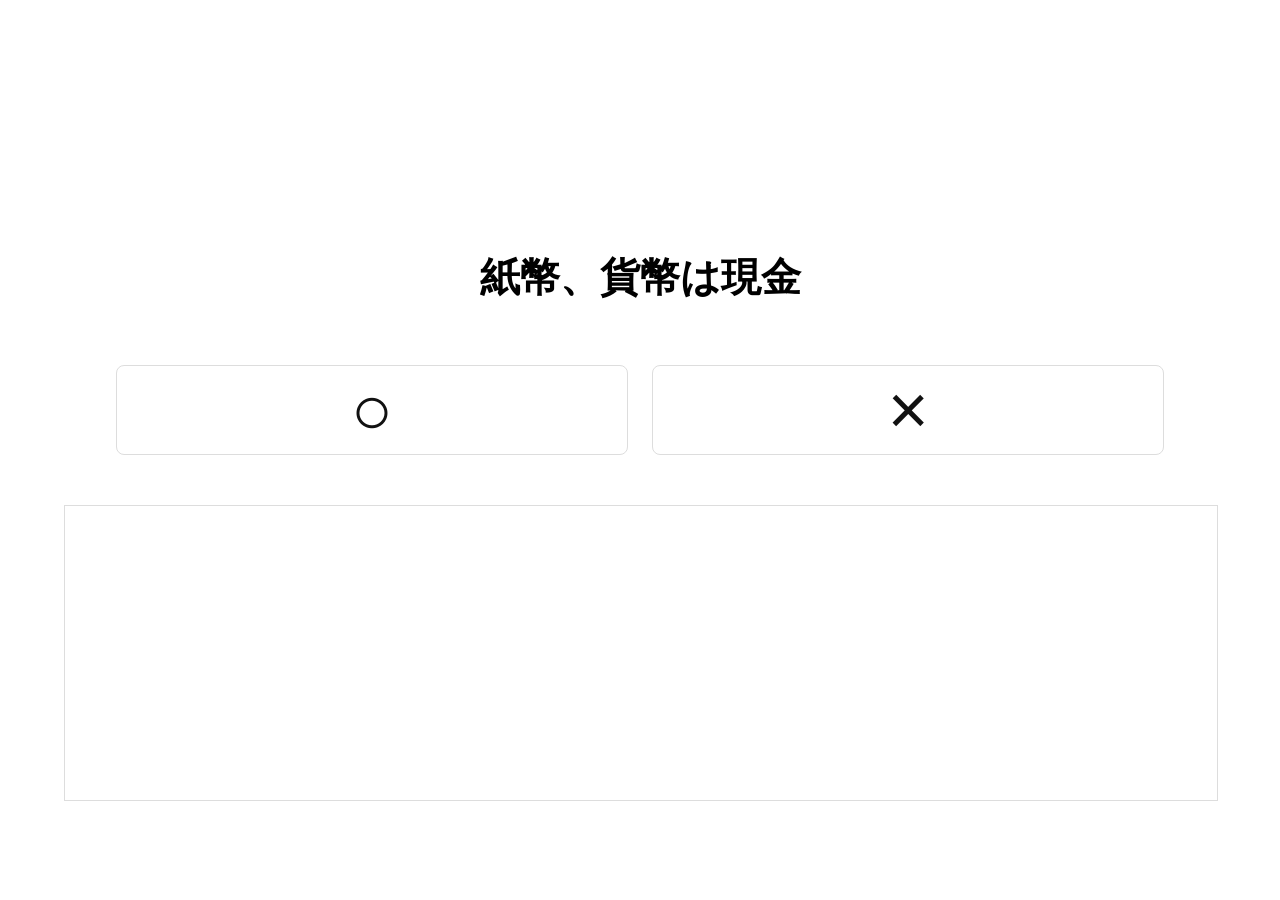
<file: accountant/index.html>
﻿<!DOCTYPE html>
<html lang="ja">
<head>
  <meta charset="utf-8">
  <link rel="stylesheet" href="style.css">
  <script src="script.js"></script>
  <title>○×クイズ</title>
</head>
<body>
  <div class="wrapper">
    <div id="question"></div>
    <div id="buttons">
      <input type="button" class="button" value="○" onclick="hantei(1)">
      <input type="button" class="button" value="×" onclick="hantei(2)">
    </div>
    <div id="tf"></div>
  </div>
  <script type="text/javascript" src="script.js"></script>
</body>
</html>
</file>
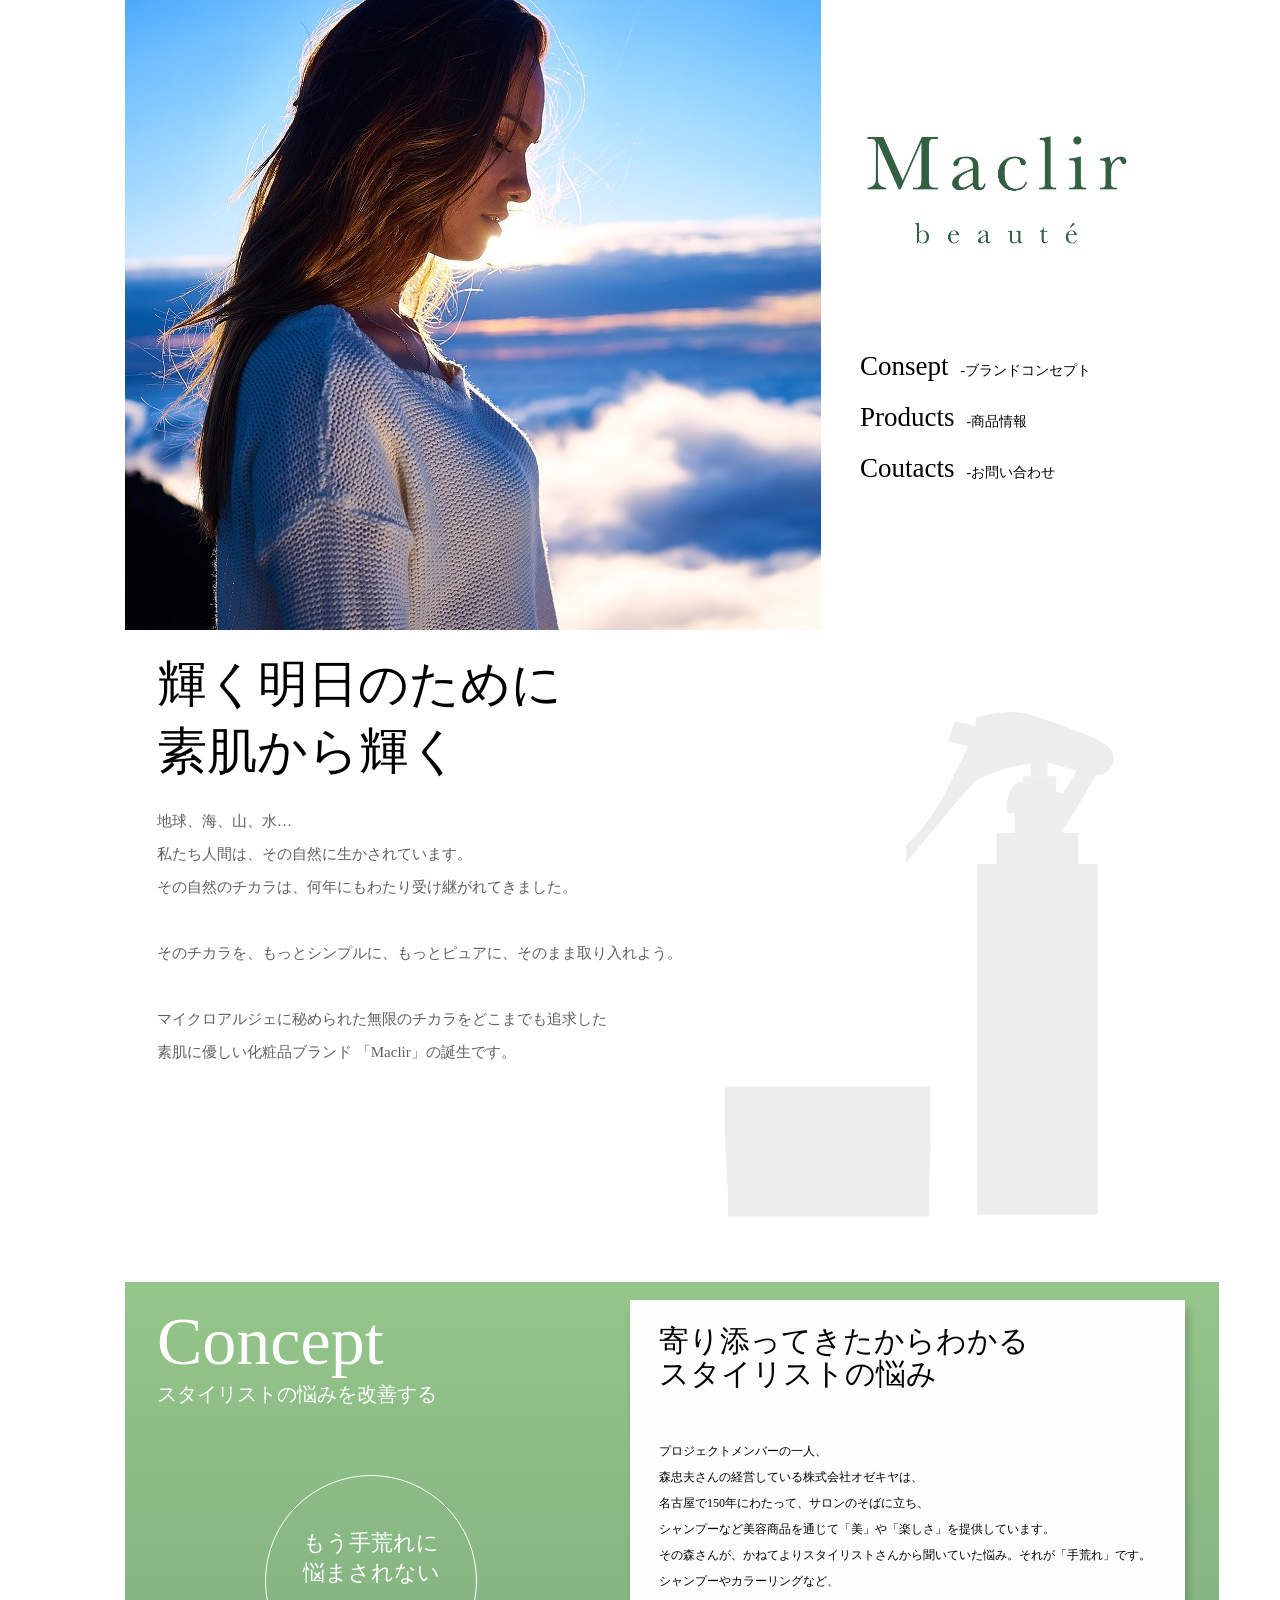
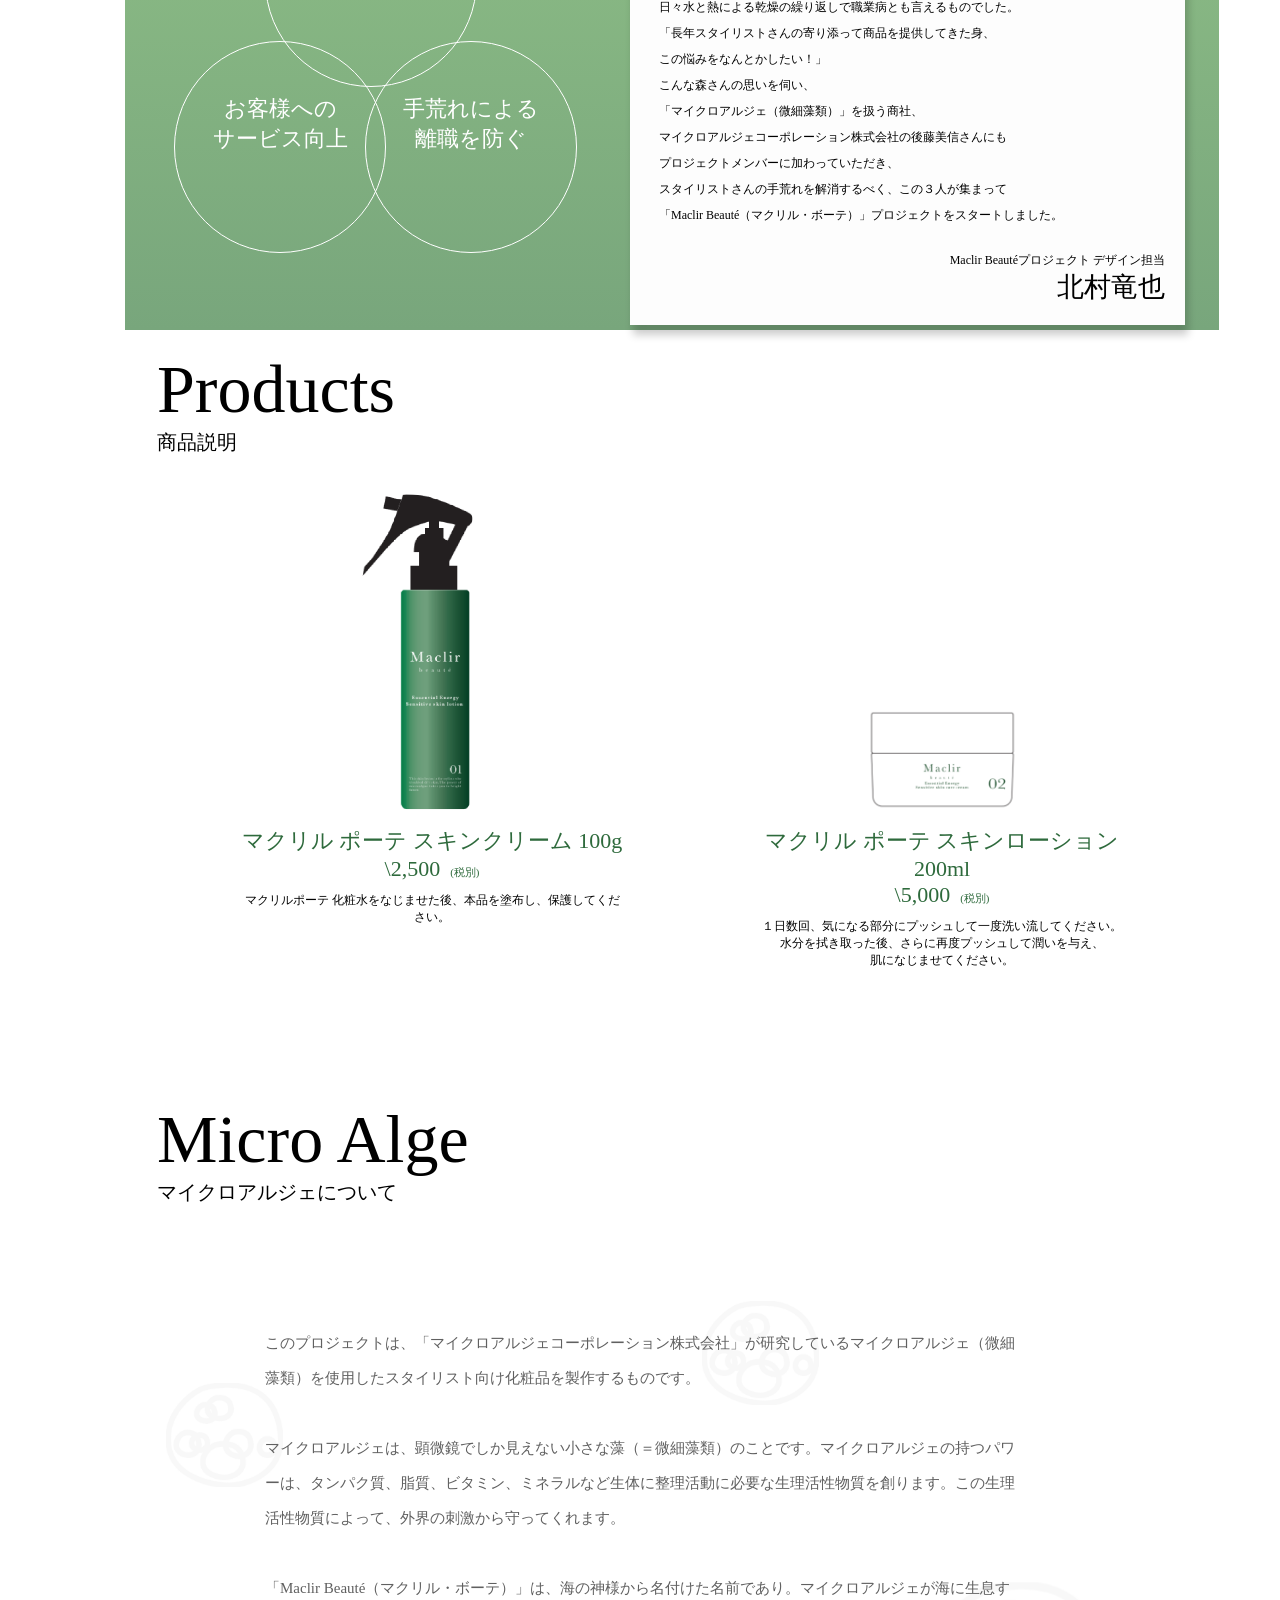
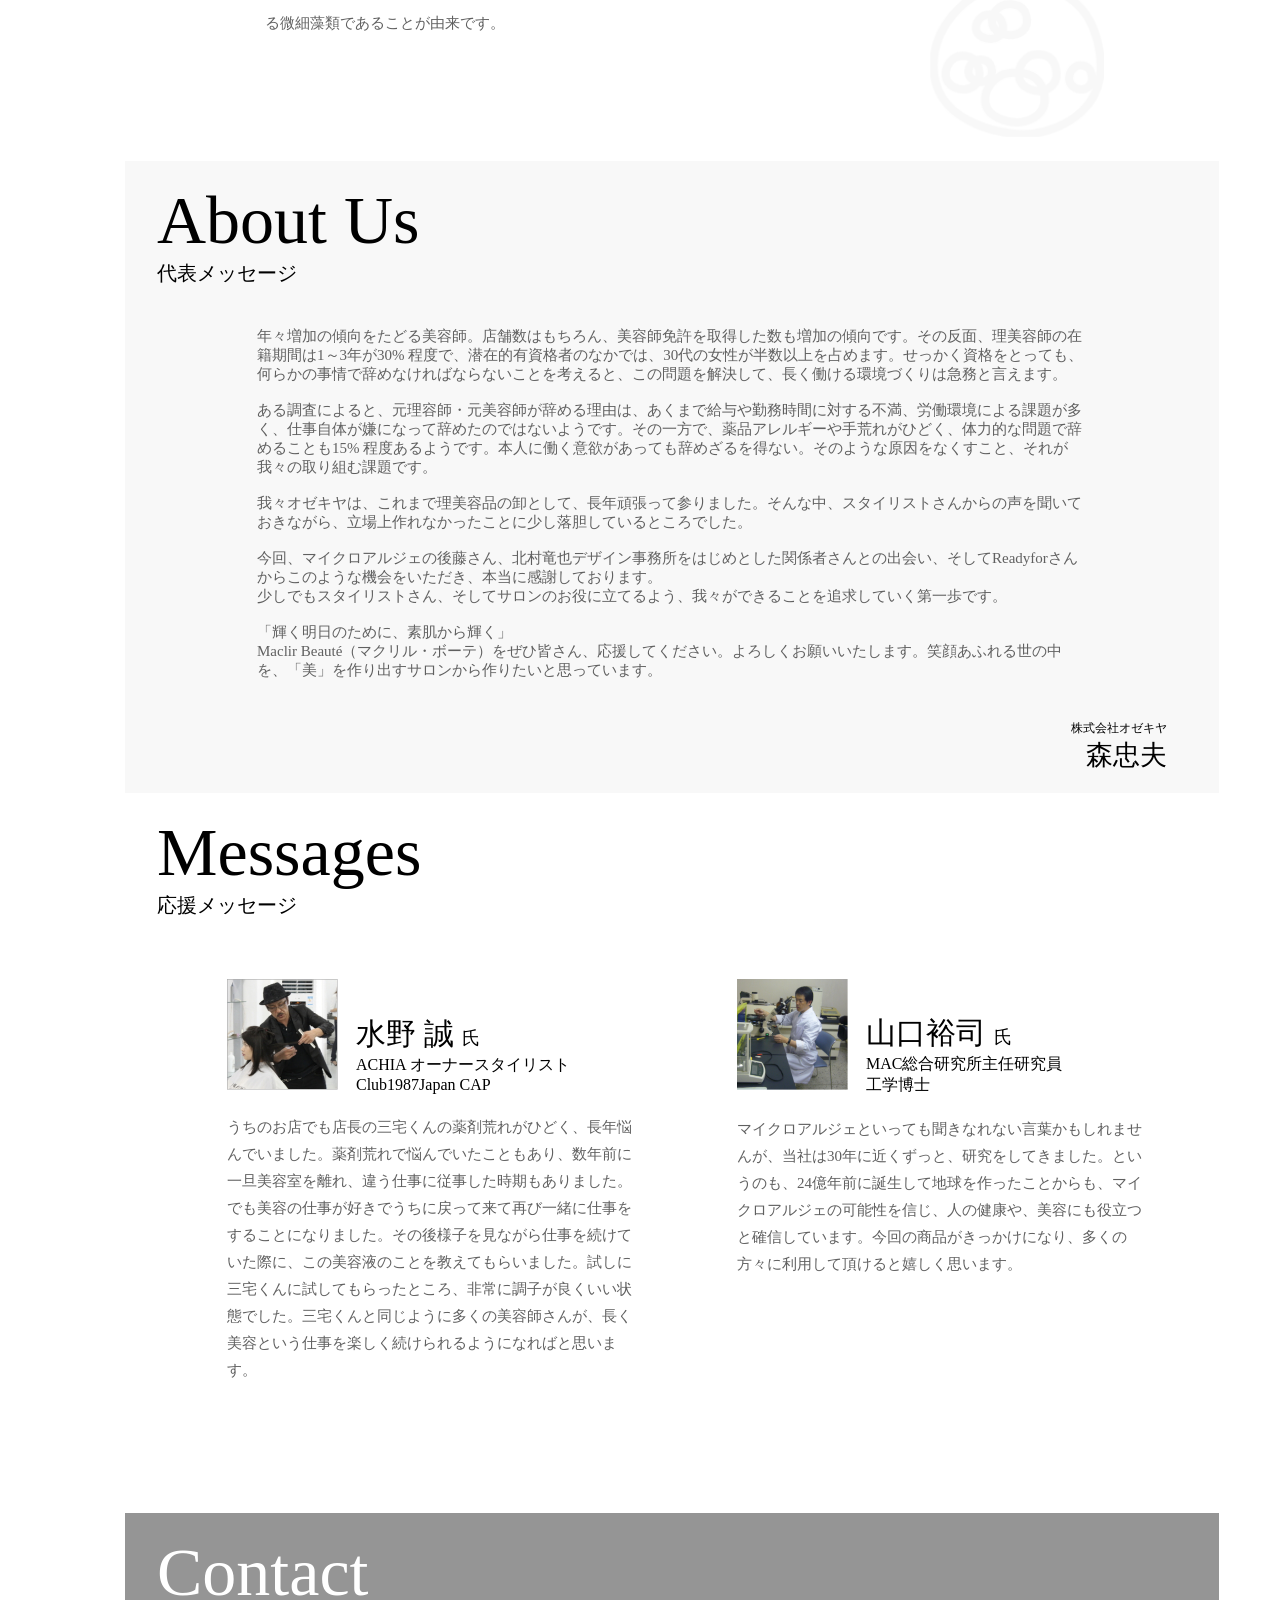
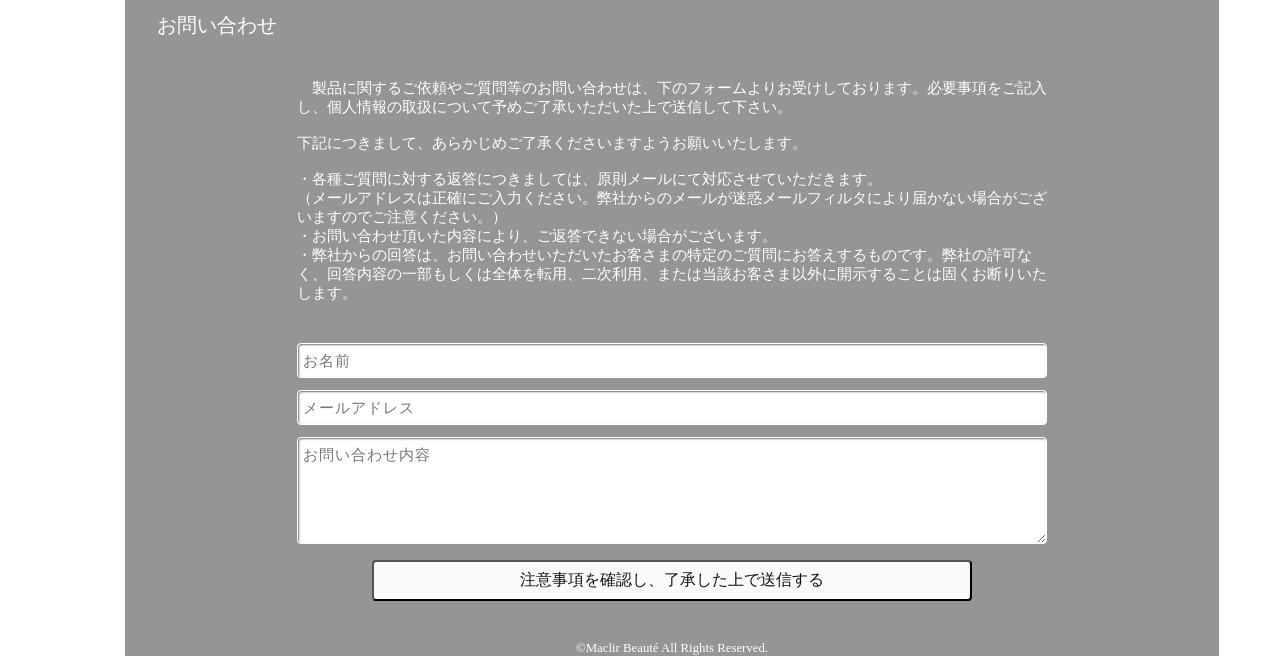
<file: maclir-beaute/index.html>
﻿<!DOCTYPE html>
<!--[if lt IE 9]> </br><script src="js/html5shiv.js"></script>
<![endif]--><html lang="ja"><head>
 <meta charset="utf-8">
 <title>Maclir Beaut&eacute;</title>
 <meta name="title" content="Maclir Beaut&eacute;">
 <meta name="description" content="">
 <meta name="keywords" content="">
 <meta name="viewport" content="width=device-width, initial-scale=1">
 <link rel="stylesheet" href="css/style.css">
</head>
<body>
<header>
<img class="logo" src="images/logo.jpg">
<img class="top-pic" src="images/top-pic.jpg">
<a class="menu-trigger" href="#">
  <span></span>
  <span></span>
</a>

<div class="menu menuopen mincho">
 <a class="menu-en" href="#sec2">Consept<span class="menu-jp">-ブランドコンセプト</span></a>
 <a class="menu-en" href="#sec3">Products<span class="menu-jp">-商品情報</span></a>
 <a class="menu-en" href="#sec7">Coutacts<span class="menu-jp">-お問い合わせ</span></a>
</div>
</header>
<main>
<section id="sec1">
  <div class="sectitle1 mincho">輝く明日のために</br>素肌から輝く</div>
  <div class="text right">地球、海、山、水…　</br>私たち人間は、その自然に生かされています。</br>その自然のチカラは、何年にもわたり受け継がれてきました。</br></br>
そのチカラを、もっとシンプルに、もっとピュアに、そのまま取り入れよう。</br></br>
マイクロアルジェに秘められた無限のチカラをどこまでも追求した</br>素肌に優しい化粧品ブランド 「Maclir」の誕生です。</div>
  <img class="skinlotion-s" src="images/skinlotion-s.png">
  <img class="skincream-s" src="images/skincream-s.png">
</section>
<section id="sec2">
  <div class="sec-title2 mincho">Concept</div>
  <div class="sub-sectitle2 mincho">スタイリストの悩みを改善する</div>
  <div class="concepts mincho">
    <div class="round round-1"></br></br>もう手荒れに</br>悩まされない</div>
    <div class="round round-2"></br></br>お客様への</br>サービス向上</div>
    <div class="round round-3"></br></br>手荒れによる</br>離職を防ぐ</div>
  </div>
  <img>
</section>
<div class="card">
  <div class="subtitle1 mincho">寄り添ってきたからわかる</br>スタイリストの悩み</div>
  <div class="text2">プロジェクトメンバーの一人、</br>森忠夫さんの経営している株式会社オゼキヤは、</br>名古屋で150年にわたって、サロンのそばに立ち、</br>シャンプーなど美容商品を通じて「美」や「楽しさ」を提供しています。</br>
その森さんが、かねてよりスタイリストさんから聞いていた悩み。それが「手荒れ」です。</br>シャンプーやカラーリングなど、</br>日々水と熱による乾燥の繰り返しで職業病とも言えるものでした。</br>
「長年スタイリストさんの寄り添って商品を提供してきた身、</br>この悩みをなんとかしたい！」</br>
こんな森さんの思いを伺い、</br>「マイクロアルジェ（微細藻類）」を扱う商社、</br>マイクロアルジェコーポレーション株式会社の後藤美信さんにも</br>プロジェクトメンバーに加わっていただき、</br>スタイリストさんの手荒れを解消するべく、この３人が集まって</br>「Maclir Beaut&eacute;（マクリル・ボーテ）」プロジェクトをスタートしました。</div>
  <div class="by mincho">
    <div class="by-oc">Maclir Beaut&eacute;プロジェクト デザイン担当</div>
    <div class="by-name">北村竜也</div>
  </div>
</div>
<section id="sec3">
  <div class="sec-title2 mincho">Products</div>
  <div class="sub-sectitle2 mincho">商品説明</div>
  <div class="product">
    <img class="skinlotion" src="images/skinlotion.png">
    <div class="p-title mincho">マクリル ポーテ スキンクリーム 100g</div>
    <div class="p-price mincho">\2,500<span class="tax">(税別)</span></div>
    <div class="p-text-mini">マクリルポーテ 化粧水をなじませた後、本品を塗布し、保護してください。</div>
  </div>
  <div class="product">
    <img class="skincream" src="images/skincream.png">
    <div class="p-title mincho">マクリル ポーテ スキンローション 200ml</div>
    <div class="p-price mincho">\5,000<span class="tax">(税別)</span></div>
    <div class="p-text-mini">１日数回、気になる部分にプッシュして一度洗い流してください。</br>水分を拭き取った後、さらに再度プッシュして潤いを与え、</br>肌になじませてください。</div>
  </div>
</section>
<section id="sec4">
  <div class="sec-title2 mincho">Micro Alge</div>
  <div class="sub-sectitle2 mincho">マイクロアルジェについて</div>
  <div class="text">このプロジェクトは、「マイクロアルジェコーポレーション株式会社」が研究しているマイクロアルジェ（微細藻類）を使用したスタイリスト向け化粧品を製作するものです。</br></br>
マイクロアルジェは、顕微鏡でしか見えない小さな藻（＝微細藻類）のことです。マイクロアルジェの持つパワーは、タンパク質、脂質、ビタミン、ミネラルなど生体に整理活動に必要な生理活性物質を創ります。この生理活性物質によって、外界の刺激から守ってくれます。</br></br>
「Maclir Beaut&eacute;（マクリル・ボーテ）」は、海の神様から名付けた名前であり。マイクロアルジェが海に生息する微細藻類であることが由来です。</div>
  <img class="micro-alge1" src="images/micro-alge.png">
  <img class="micro-alge2" src="images/micro-alge.png">
  <img class="micro-alge3" src="images/micro-alge.png">
</section>
<section id="sec5">
  <div class="sec-title2 mincho">About Us</div>
  <div class="sub-sectitle2 mincho">代表メッセージ</div>
  <div class="text">年々増加の傾向をたどる美容師。店舗数はもちろん、美容師免許を取得した数も増加の傾向です。その反面、理美容師の在籍期間は1～3年が30% 程度で、潜在的有資格者のなかでは、30代の女性が半数以上を占めます。せっかく資格をとっても、何らかの事情で辞めなければならないことを考えると、この問題を解決して、長く働ける環境づくりは急務と言えます。</br></br>
ある調査によると、元理容師・元美容師が辞める理由は、あくまで給与や勤務時間に対する不満、労働環境による課題が多く、仕事自体が嫌になって辞めたのではないようです。その一方で、薬品アレルギーや手荒れがひどく、体力的な問題で辞めることも15% 程度あるようです。本人に働く意欲があっても辞めざるを得ない。そのような原因をなくすこと、それが我々の取り組む課題です。</br></br>
我々オゼキヤは、これまで理美容品の卸として、長年頑張って参りました。そんな中、スタイリストさんからの声を聞いておきながら、立場上作れなかったことに少し落胆しているところでした。</br></br>
今回、マイクロアルジェの後藤さん、北村竜也デザイン事務所をはじめとした関係者さんとの出会い、そしてReadyforさんからこのような機会をいただき、本当に感謝しております。</br>
少しでもスタイリストさん、そしてサロンのお役に立てるよう、我々ができることを追求していく第一歩です。</br></br>
「輝く明日のために、素肌から輝く」</br>Maclir Beaut&eacute;（マクリル・ボーテ）をぜひ皆さん、応援してください。よろしくお願いいたします。笑顔あふれる世の中を、「美」を作り出すサロンから作りたいと思っています。</div>
  <div class="by  mincho">
    <div class="by-oc">株式会社オゼキヤ</br></div>
    <div class="by-name">森忠夫</div>
  </div>
</section>
<section id="sec6">
  <div class="sec-title2 mincho">Messages</div>
  <div class="sub-sectitle2 mincho">応援メッセージ</div>
  <div class="message">
    <img class="m-pic" src="images/mrmizuno.png">
    <div class="m-by mincho">
      <div class="m-by-name">水野 誠<span class="sir">氏</span></div>
      <div class="m-by-oc">ACHIA オーナースタイリスト</br>Club1987Japan CAP</div>
    </div>
    <div class="text">うちのお店でも店長の三宅くんの薬剤荒れがひどく、長年悩んでいました。薬剤荒れで悩んでいたこともあり、数年前に一旦美容室を離れ、違う仕事に従事した時期もありました。でも美容の仕事が好きでうちに戻って来て再び一緒に仕事をすることになりました。その後様子を見ながら仕事を続けていた際に、この美容液のことを教えてもらいました。試しに三宅くんに試してもらったところ、非常に調子が良くいい状態でした。三宅くんと同じように多くの美容師さんが、長く美容という仕事を楽しく続けられるようになればと思います。</div>
  </div>
  <div class="message">
    <img class="m-pic" src="images/mrtaniguchi.png">
    <div class="m-by mincho">
      <div class="m-by-name">山口裕司<span class="sir">氏</span></div>
      <div class="m-by-oc">MAC総合研究所主任研究員</br>工学博士</div>
    </div>
    <div class="text">マイクロアルジェといっても聞きなれない言葉かもしれませんが、当社は30年に近くずっと、研究をしてきました。というのも、24億年前に誕生して地球を作ったことからも、マイクロアルジェの可能性を信じ、人の健康や、美容にも役立つと確信しています。今回の商品がきっかけになり、多くの方々に利用して頂けると嬉しく思います。　</div>
  </div>
</section>
<section id="sec7">
  <div class="sec-title2 mincho">Contact</div>
  <div class="sub-sectitle2 mincho">お問い合わせ</div>
  <div class="text">　製品に関するご依頼やご質問等のお問い合わせは、下のフォームよりお受けしております。必要事項をご記入し、個人情報の取扱について予めご了承いただいた上で送信して下さい。</br></br>
下記につきまして、あらかじめご了承くださいますようお願いいたします。</br></br>
・各種ご質問に対する返答につきましては、原則メールにて対応させていただきます。</br>（メールアドレスは正確にご入力ください。弊社からのメールが迷惑メールフィルタにより届かない場合がございますのでご注意ください。）</br>・お問い合わせ頂いた内容により、ご返答できない場合がございます。</br>・弊社からの回答は、お問い合わせいただいたお客さまの特定のご質問にお答えするものです。弊社の許可なく、回答内容の一部もしくは全体を転用、二次利用、または当該お客さま以外に開示することは固くお断りいたします。</div>
  <form class="cp_iptxt">
    <label class="ef">
      <input type="text" class="contact" placeholder="お名前">
      <input type="text" class="contact" placeholder="メールアドレス">
      <textarea cols="60" rows="4" class="contact" placeholder="お問い合わせ内容"></textarea>
    </label>
    <input type="submit" value="注意事項を確認し、了承した上で送信する" class="submit">
  </form>
  <div class="copyright">&copy;Maclir Beaut&eacute; All Rights Reserved.</div>
</section>
</main>
<script type="text/javascript" src="http://ajax.googleapis.com/ajax/libs/jquery/1.8.1/jquery.min.js"></script>
<script type="text/javascript">
$(function() {
    $('.menu-trigger').on('click', function() {
        $(this).toggleClass('active');
    });
});
$(".menu-trigger").click(function () {
  $(".menu").toggleClass('menuopen');
});
</script>
</body>
</html>
</file>
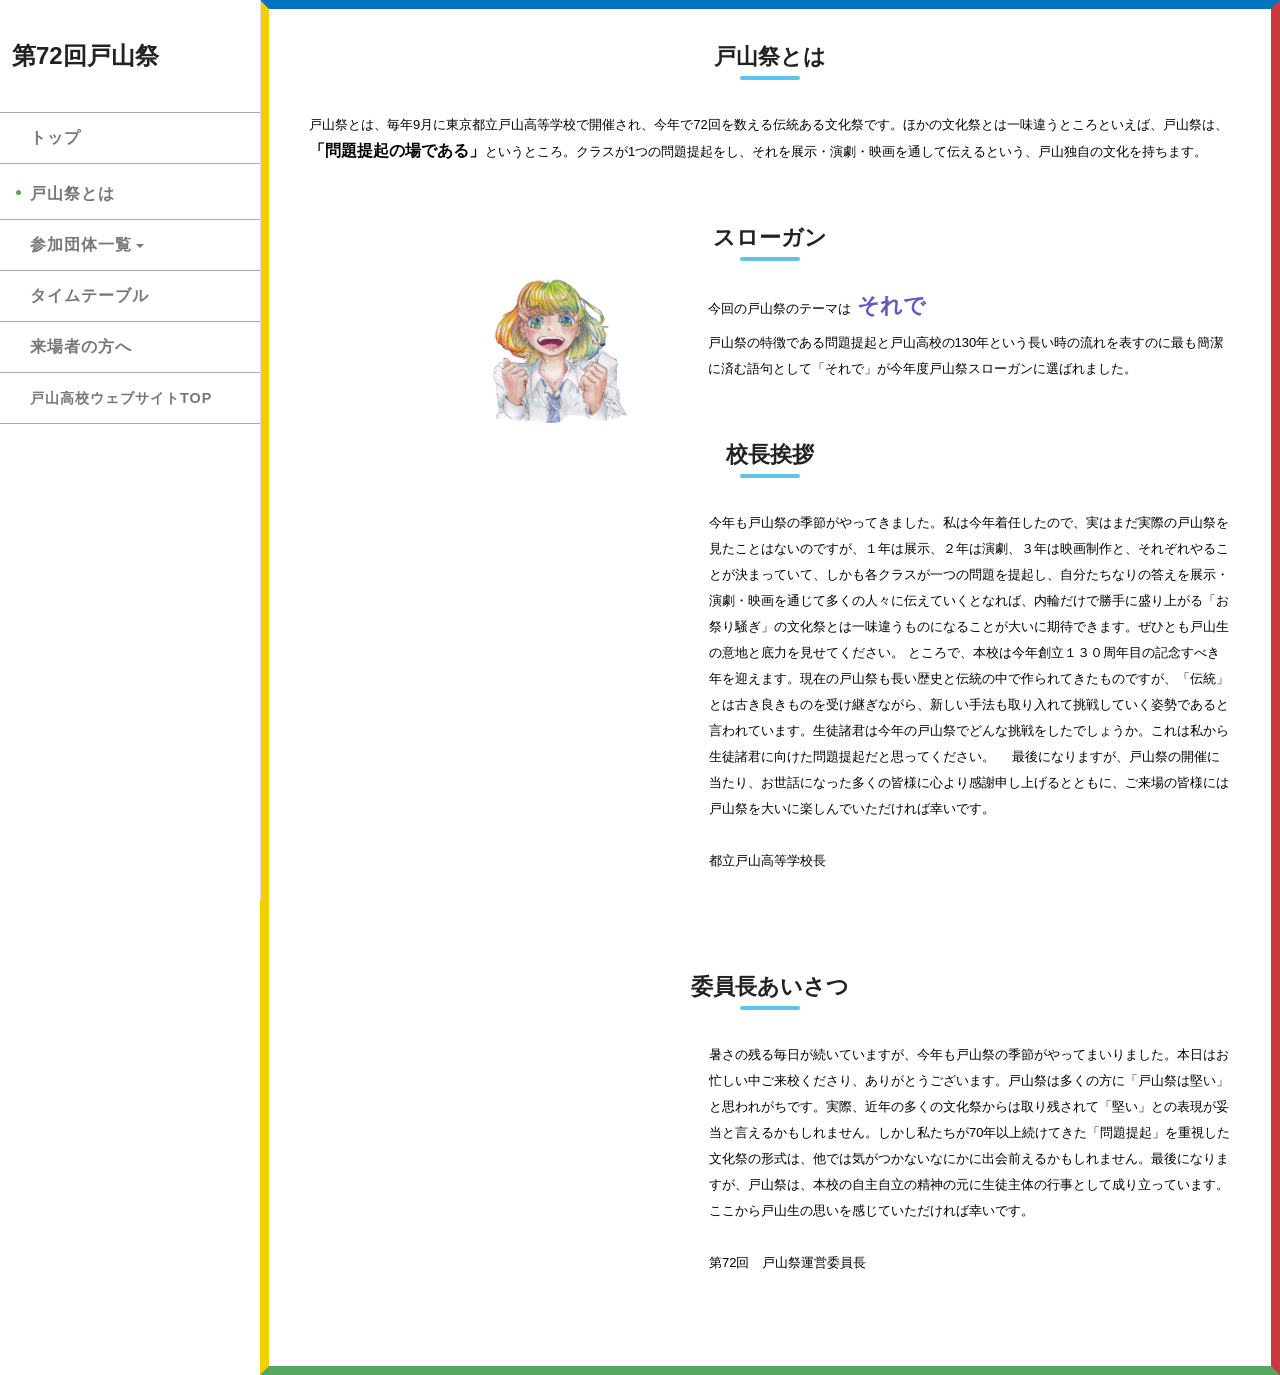
<file: toyamasai72nd/about.html>
<!DOCTYPE html>
<!--[if lt IE 9]> 
<script src="js/html5shiv.js"></script>
<![endif]--><html lang="ja"><head>
<meta charset="utf-8">
<title>第72回戸山祭｜平成29年度都立戸山高等学校文化祭</title>
<meta name="title" content="第72回戸山祭｜平成29年度都立戸山高等学校文化祭">
<meta name="description" content="9月9日、10日、11日は戸山祭！「西早稲田駅」から徒歩5分、「高田馬場駅」から徒歩10分　スリッパをご持参ください。">
<meta name="keywords" content="戸山高校,戸山,文化祭,戸山祭,戸山高校文化祭,とやまつり,戸山文化祭">
<meta name="viewport" content="width=device-width, initial-scale=1">
<link rel="stylesheet" href="drawer.css">
<link rel="stylesheet" href="about.css">
</head>
<body class="drawer drawer--left drawer--sidebar">

  <header class="drawer-navbar" role="banner">
    <div class="drawer-container">
      <div class="drawer-navbar-header">
        <a class="drawer-top" href="atonomatsuri.html"><img src="images/header.jpg"></a>
        <button type="button" class="drawer-toggle drawer-hamburger">
          <span class="sr-only">toggle navigation</span>
          <span class="drawer-hamburger-icon"></span>
        </button>
      </div>
      <nav class="drawer-nav" role="navigation">
        <ul class="drawer-menu">
          <li><a class="drawer-brand" href="atonomatsuri.html">第72回戸山祭</a></li>
          <li><a class="drawer-menu-item" href="atonomatsuri.html">トップ</a></li>
          <li><a class="drawer-menu-item active" href="about.html">戸山祭とは</a></li>
          <li class="drawer-dropdown">
            <a class="drawer-menu-item" data-target="#" href="#" data-toggle="dropdown" role="button" aria-expanded="false">
              参加団体一覧<span class="drawer-caret"></span>
            </a>
            <ul class="drawer-dropdown-menu">
              <li><a class="drawer-dropdown-menu-item" href="dantai_tenji.html">一年展示</a></li>
              <li><a class="drawer-dropdown-menu-item" href="dantai_engeki.html">二年演劇</a></li>
              <li><a class="drawer-dropdown-menu-item" href="dantai_eiga.html">三年映画</a></li>
              <li><a class="drawer-dropdown-menu-item" href="dantai_else.html">その他の団体</a></li>
            </ul>
          </li>
          <li><a class="drawer-menu-item" href="timetable.html">タイムテーブル</a></li>
          <li><a class="drawer-menu-item" href="info.html">来場者の方へ</a></li>
          <li><a class="drawer-menu-item drawer-menu-jump" href="http://www.toyama-h.metro.tokyo.jp">戸山高校ウェブサイトTOP</a></li>
        </ul>
      </nav>
    </div>
  </header>

  <main role="main" class="drawer-contents">

    <article>
    <h1>戸山祭とは</h1>
    戸山祭とは、毎年9月に東京都立戸山高等学校で開催され、今年で72回を数える伝統ある文化祭です。ほかの文化祭とは一味違うところといえば、戸山祭は、<span class>「問題提起の場である」</span>というところ。クラスが1つの問題提起をし、それを展示・演劇・映画を通して伝えるという、戸山独自の文化を持ちます。
    </article>
    <article>
    <h1>スローガン</h1>
    <div class="slide-bottom"><img class="sorede-pic" src="sorede.png"></div>
    <div class="centering"><div class="sorede">今回の戸山祭のテーマは<span class="slogan">それで</span></div></div>
    戸山祭の特徴である問題提起と戸山高校の130年という長い時の流れを表すのに最も簡潔に済む語句として「それで」が今年度戸山祭スローガンに選ばれました。
    </div>
    </article>
    <article>
    <h1>校長挨拶</h1>
    <div class="iincho">今年も戸山祭の季節がやってきました。私は今年着任したので、実はまだ実際の戸山祭を見たことはないのですが、１年は展示、２年は演劇、３年は映画制作と、それぞれやることが決まっていて、しかも各クラスが一つの問題を提起し、自分たちなりの答えを展示・演劇・映画を通じて多くの人々に伝えていくとなれば、内輪だけで勝手に盛り上がる「お祭り騒ぎ」の文化祭とは一味違うものになることが大いに期待できます。ぜひとも戸山生の意地と底力を見せてください。
ところで、本校は今年創立１３０周年目の記念すべき年を迎えます。現在の戸山祭も長い歴史と伝統の中で作られてきたものですが、「伝統」とは古き良きものを受け継ぎながら、新しい手法も取り入れて挑戦していく姿勢であると言われています。生徒諸君は今年の戸山祭でどんな挑戦をしたでしょうか。これは私から生徒諸君に向けた問題提起だと思ってください。
　最後になりますが、戸山祭の開催に当たり、お世話になった多くの皆様に心より感謝申し上げるとともに、ご来場の皆様には戸山祭を大いに楽しんでいただければ幸いです。<br><br>都立戸山高等学校長　
    </div>
    </article>
    <article>
    <h1>委員長あいさつ</h1>
    <div class="iincho">暑さの残る毎日が続いていますが、今年も戸山祭の季節がやってまいりました。本日はお忙しい中ご来校くださり、ありがとうございます。戸山祭は多くの方に「戸山祭は堅い」と思われがちです。実際、近年の多くの文化祭からは取り残されて「堅い」との表現が妥当と言えるかもしれません。しかし私たちが70年以上続けてきた「問題提起」を重視した文化祭の形式は、他では気がつかないなにかに出会前えるかもしれません。最後になりますが、戸山祭は、本校の自主自立の精神の元に生徒主体の行事として成り立っています。ここから戸山生の思いを感じていただければ幸いです。<br><br>第72回　戸山祭運営委員長 
    </div>
    </article>
  </main>
<script src="jquery.min.js"></script>
<script src="iscroll.js"></script>
<script src="https://cdnjs.cloudflare.com/ajax/libs/twitter-bootstrap/3.3.7/js/bootstrap.min.js"></script>
<script src="jquery.fadethis.min.js"></script>
<script src="drawer.min.js"></script>
<script src="yycountdown.min.js"></script>
  <script>
    $(document).ready(function() {
      $('.drawer').drawer();
    })
</script>
<script>
$(window).fadeThis();
</script>
</body>
</html>
</file>
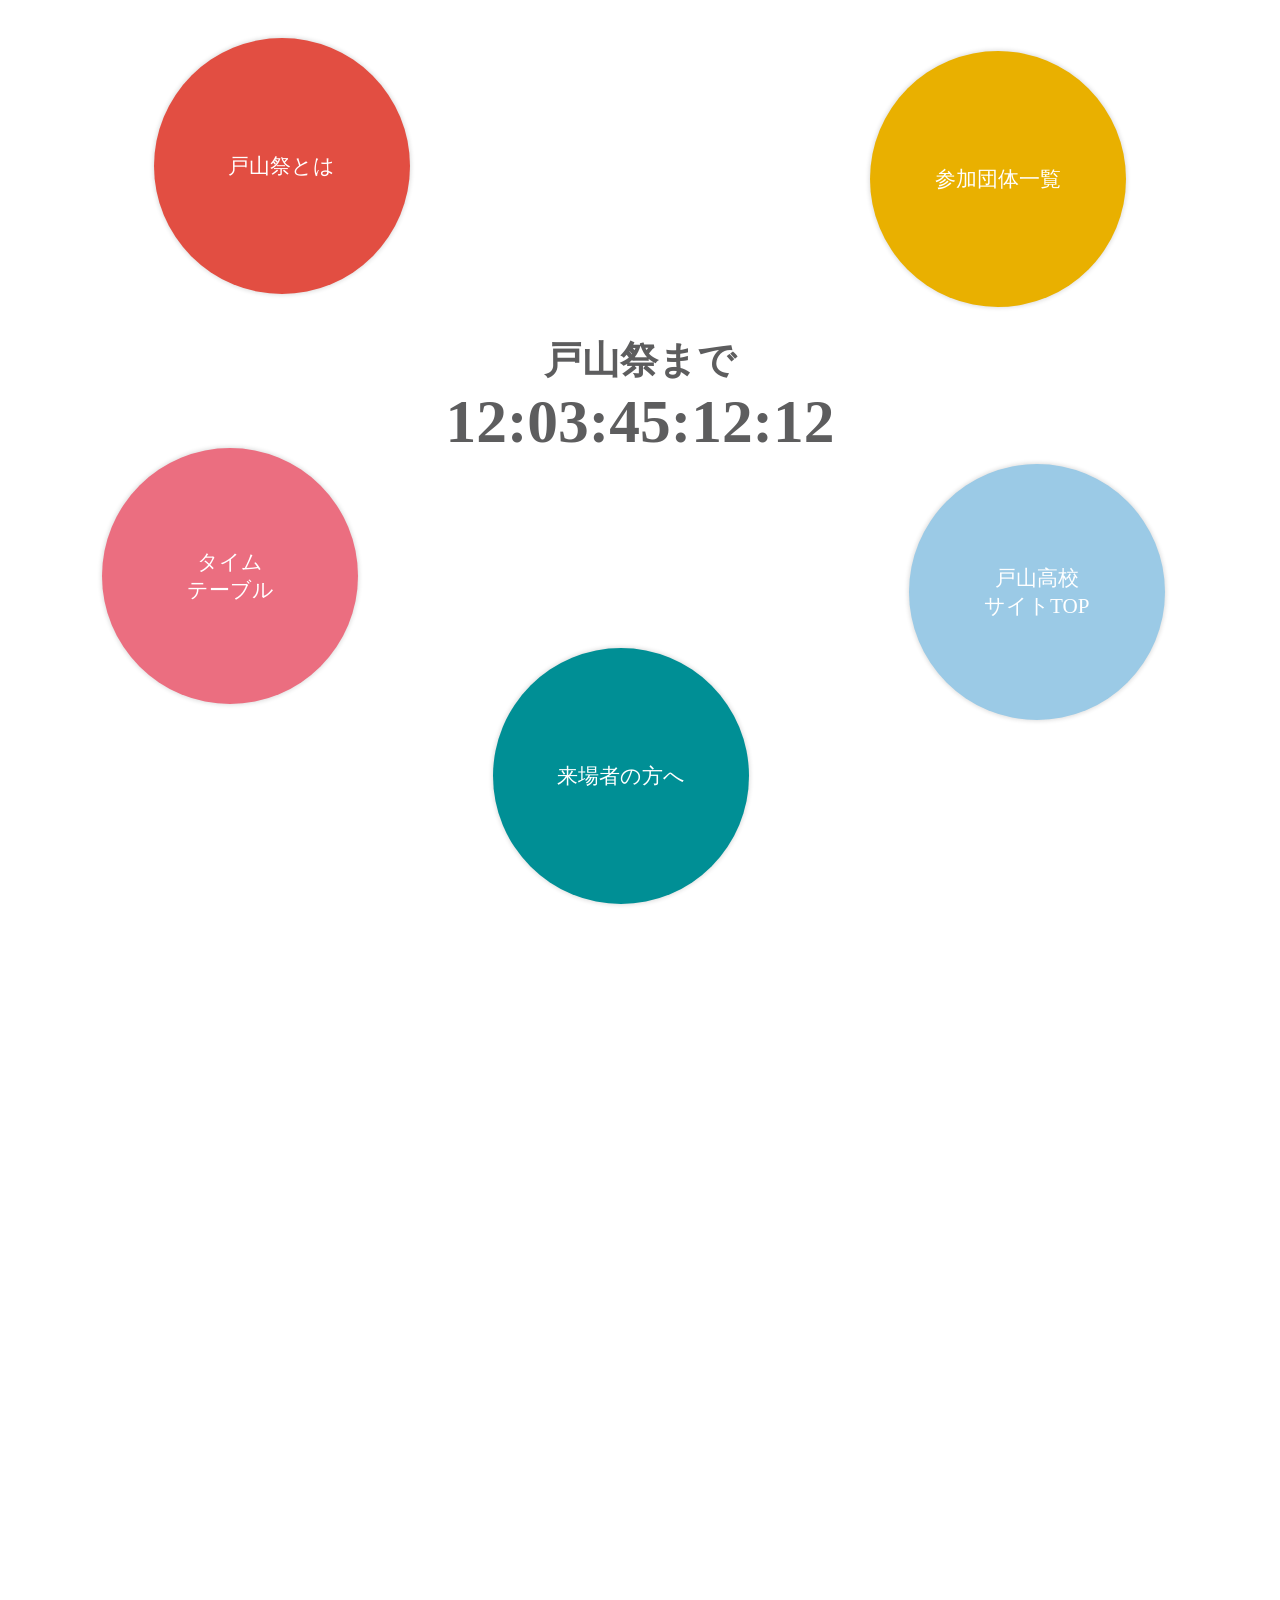
<file: toyamasai72nd/atonomatsuri.html>
﻿<!doctype html>
<html>
<head>
<meta charset="utf-8">
<meta http-equiv="X-UA-Compatible" content="IE=edge,chrome=1">
<meta name="viewport" content="width=device-width, initial-scale=1">
<title>戸山祭2017</title>
<body>
<link href="css/main.css" rel="stylesheet" type="text/css">
<link href="css/keyframes.css" rel="stylesheet" type="text/css">
</head>

<div class="g-top">
  <div class="g-cd">
    <div class="cd">戸山祭まで<span class="cd-time">12:03:45:12:12</span></div>
  </div>
  <div class="g-c1">
    <div class="circle c1"><a href="about.html" class="circle-a">戸山祭とは</a></div>
  </div>
  <div class="g-c2">
  <div class="circle c2"><a href="dantai.html" class="circle-a">参加団体一覧</a></div>
  </div>
  <div class="g-c3">
  <div class="circle c3"><a href="timetable.html" class="circle-a">タイム<br>テーブル</a></div>
  </div>
  <div class="g-c4">
  <div class="circle c4"><a href="info.html" class="circle-a">来場者の方へ</a></div>
  </div>
  <div class="g-c5">
  <div class="circle c5"><a href="../index.html" class="circle-a">戸山高校<br>サイトTOP</a></div>
  </div>
</div>
</body>
</html>
</file>
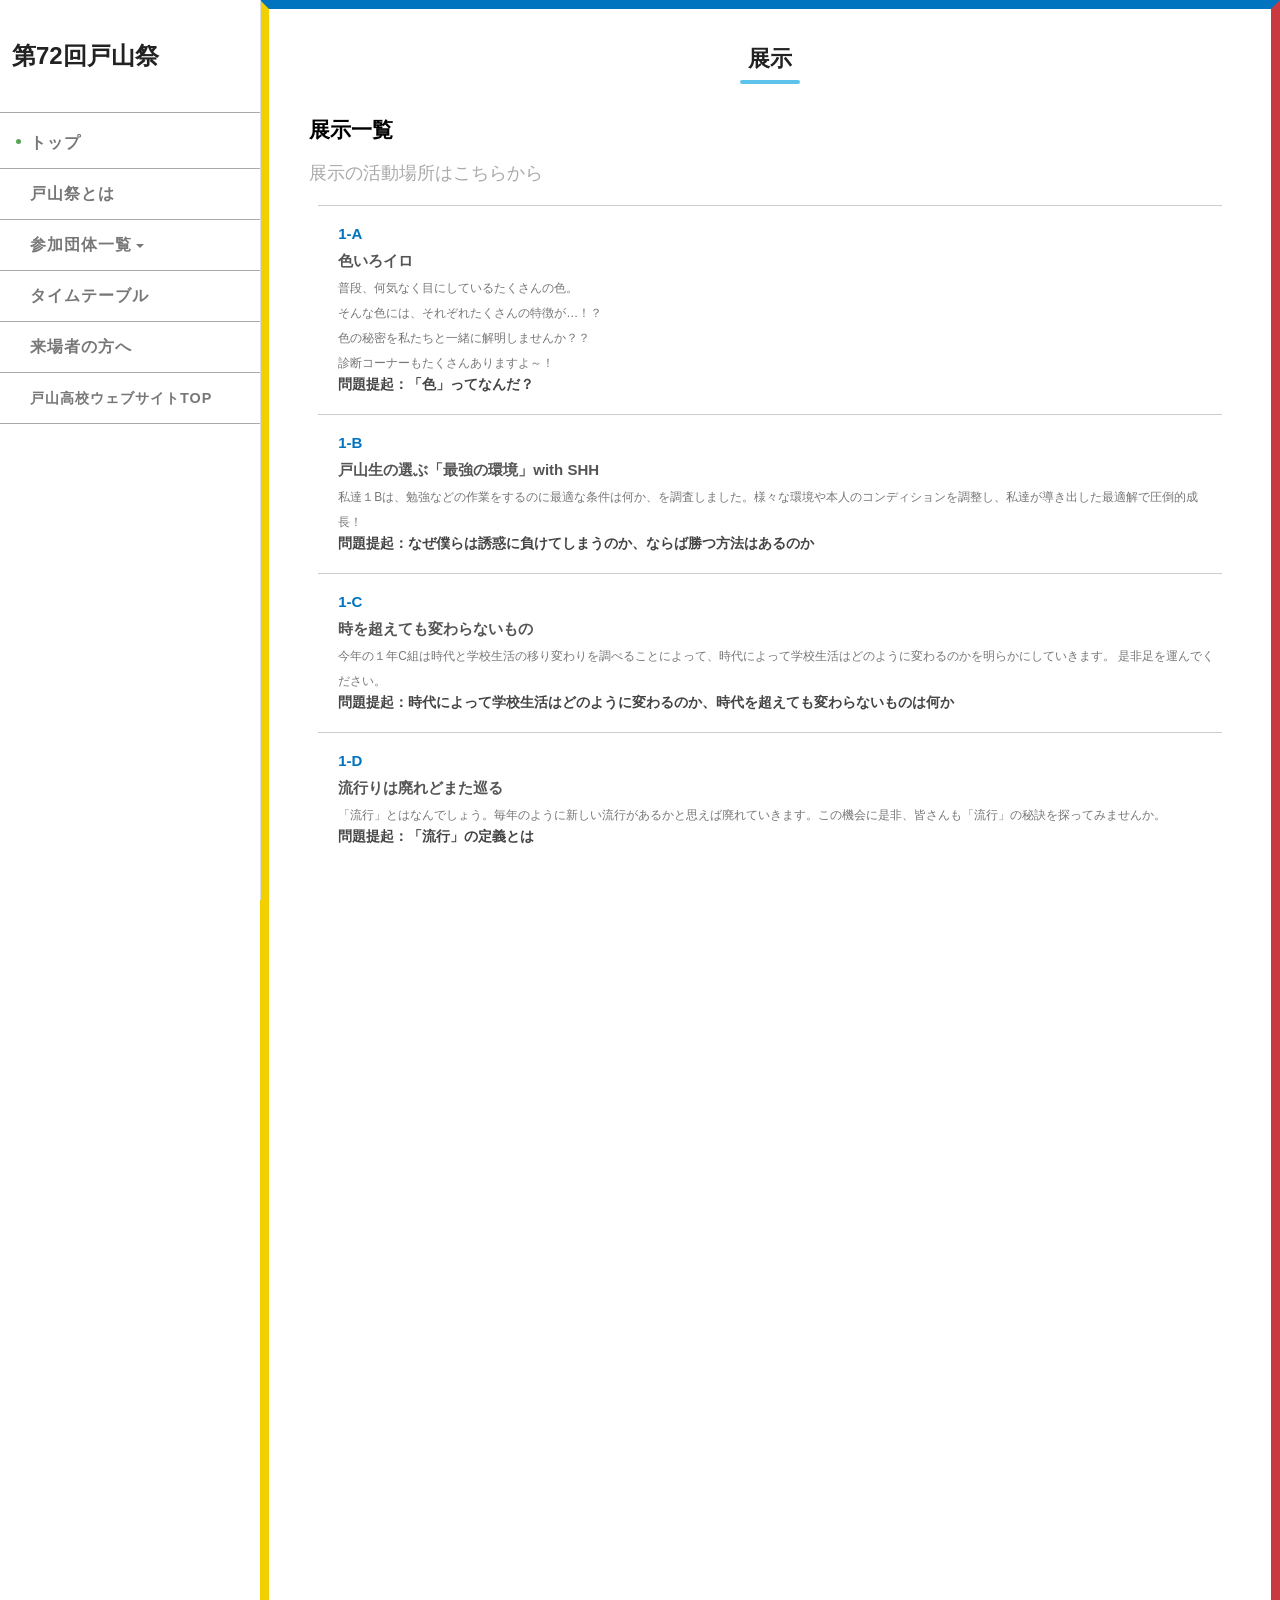
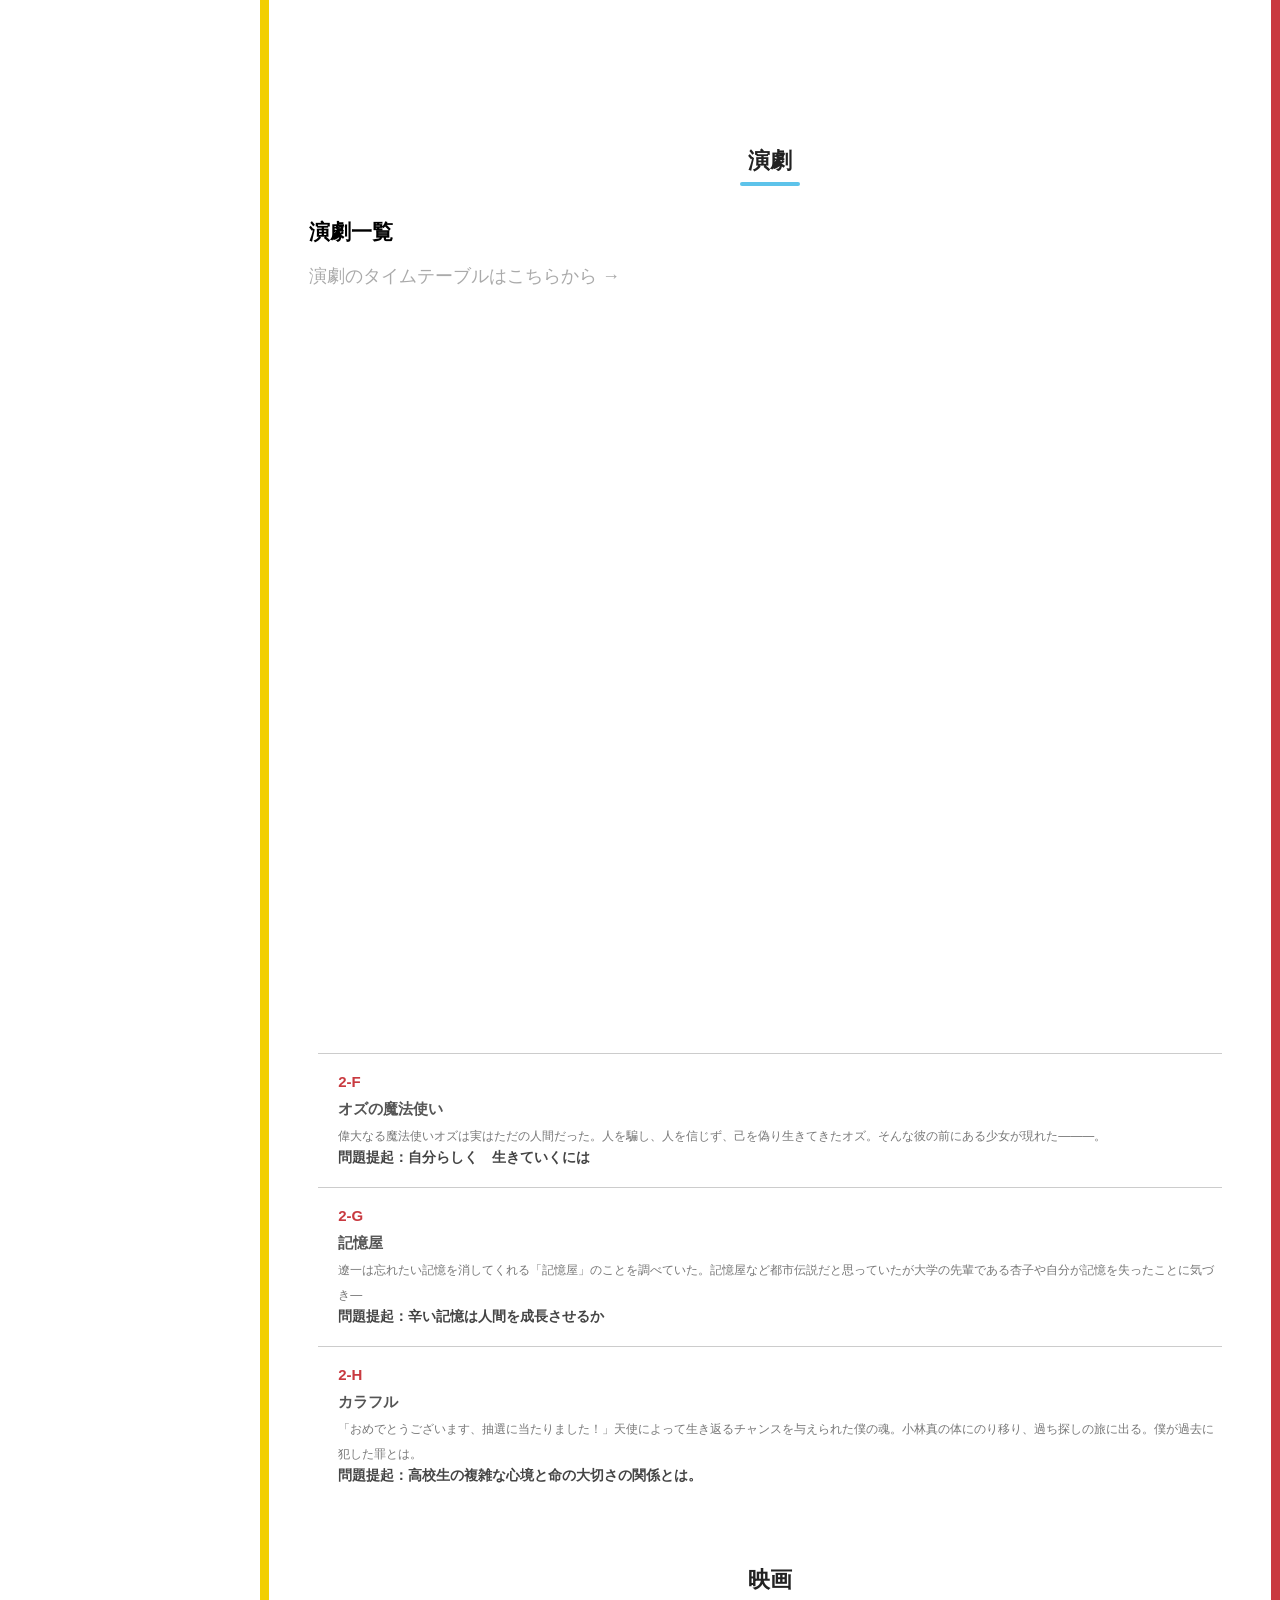
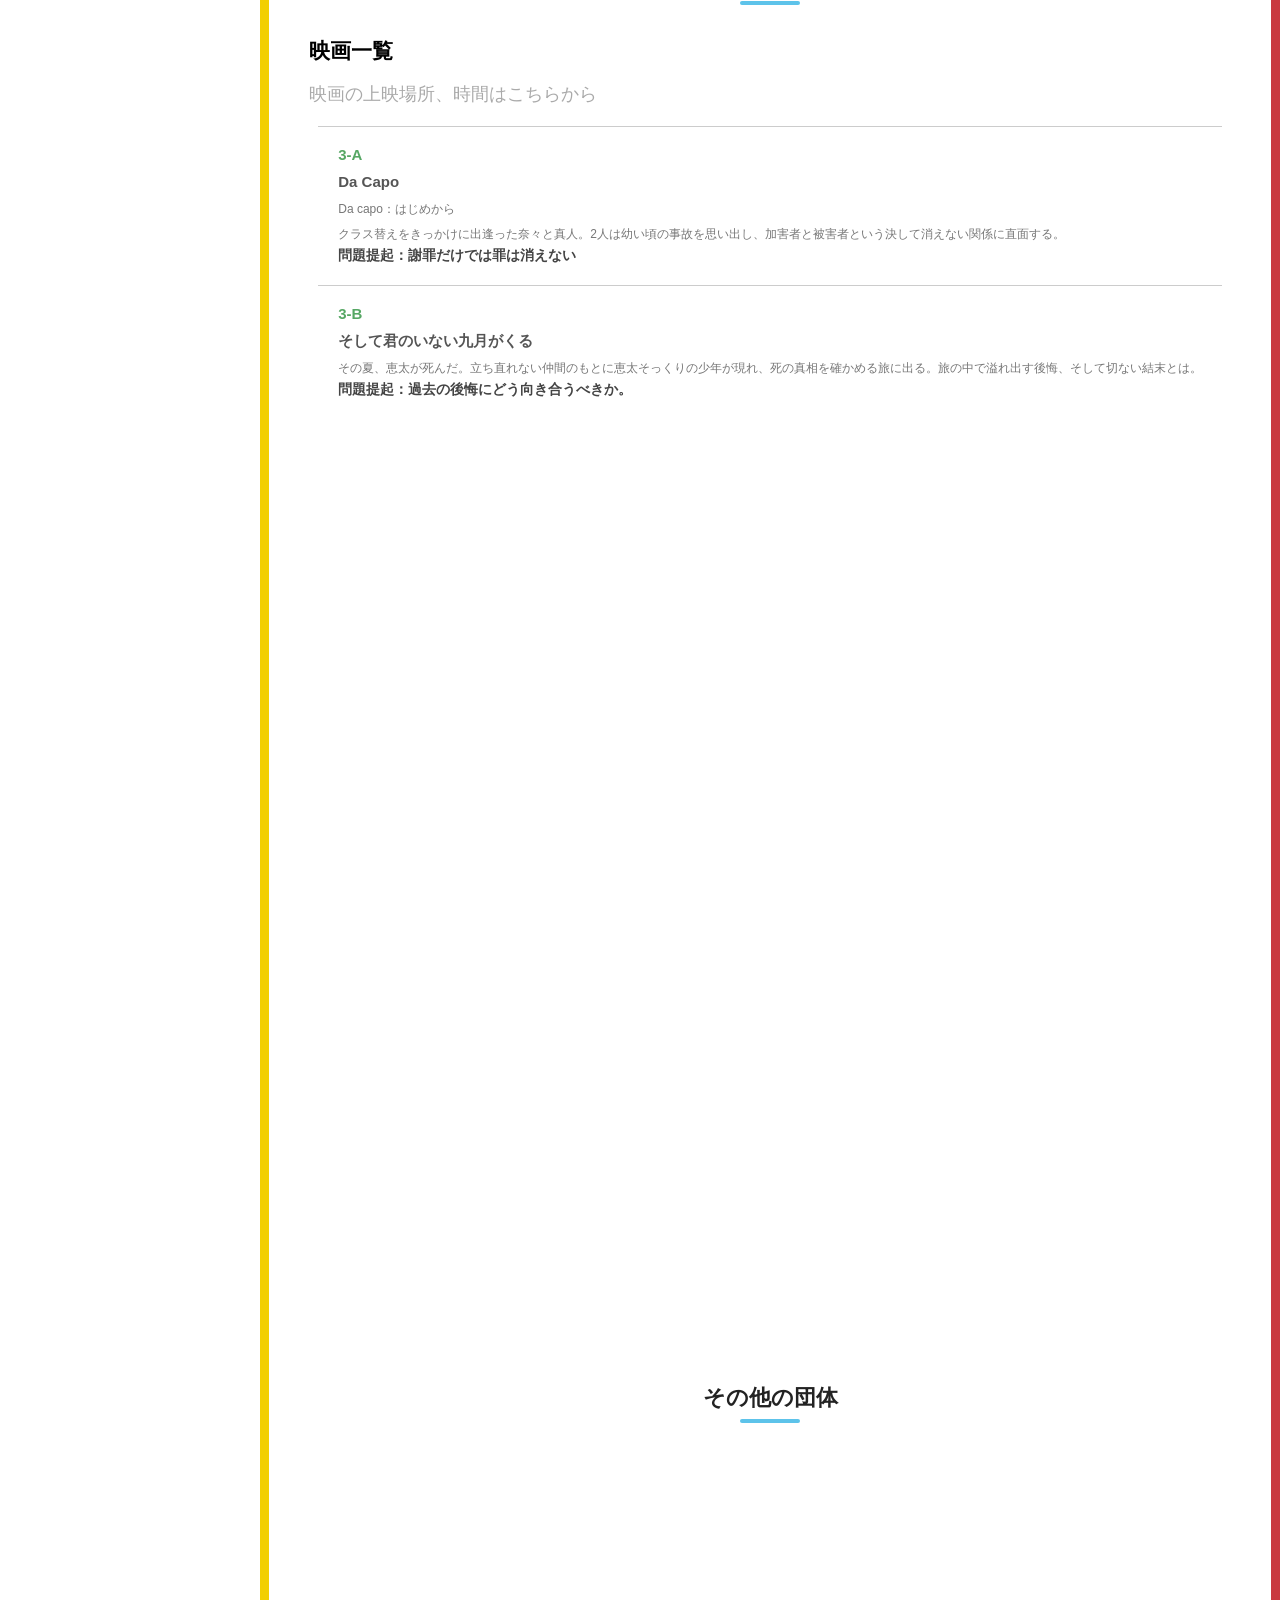
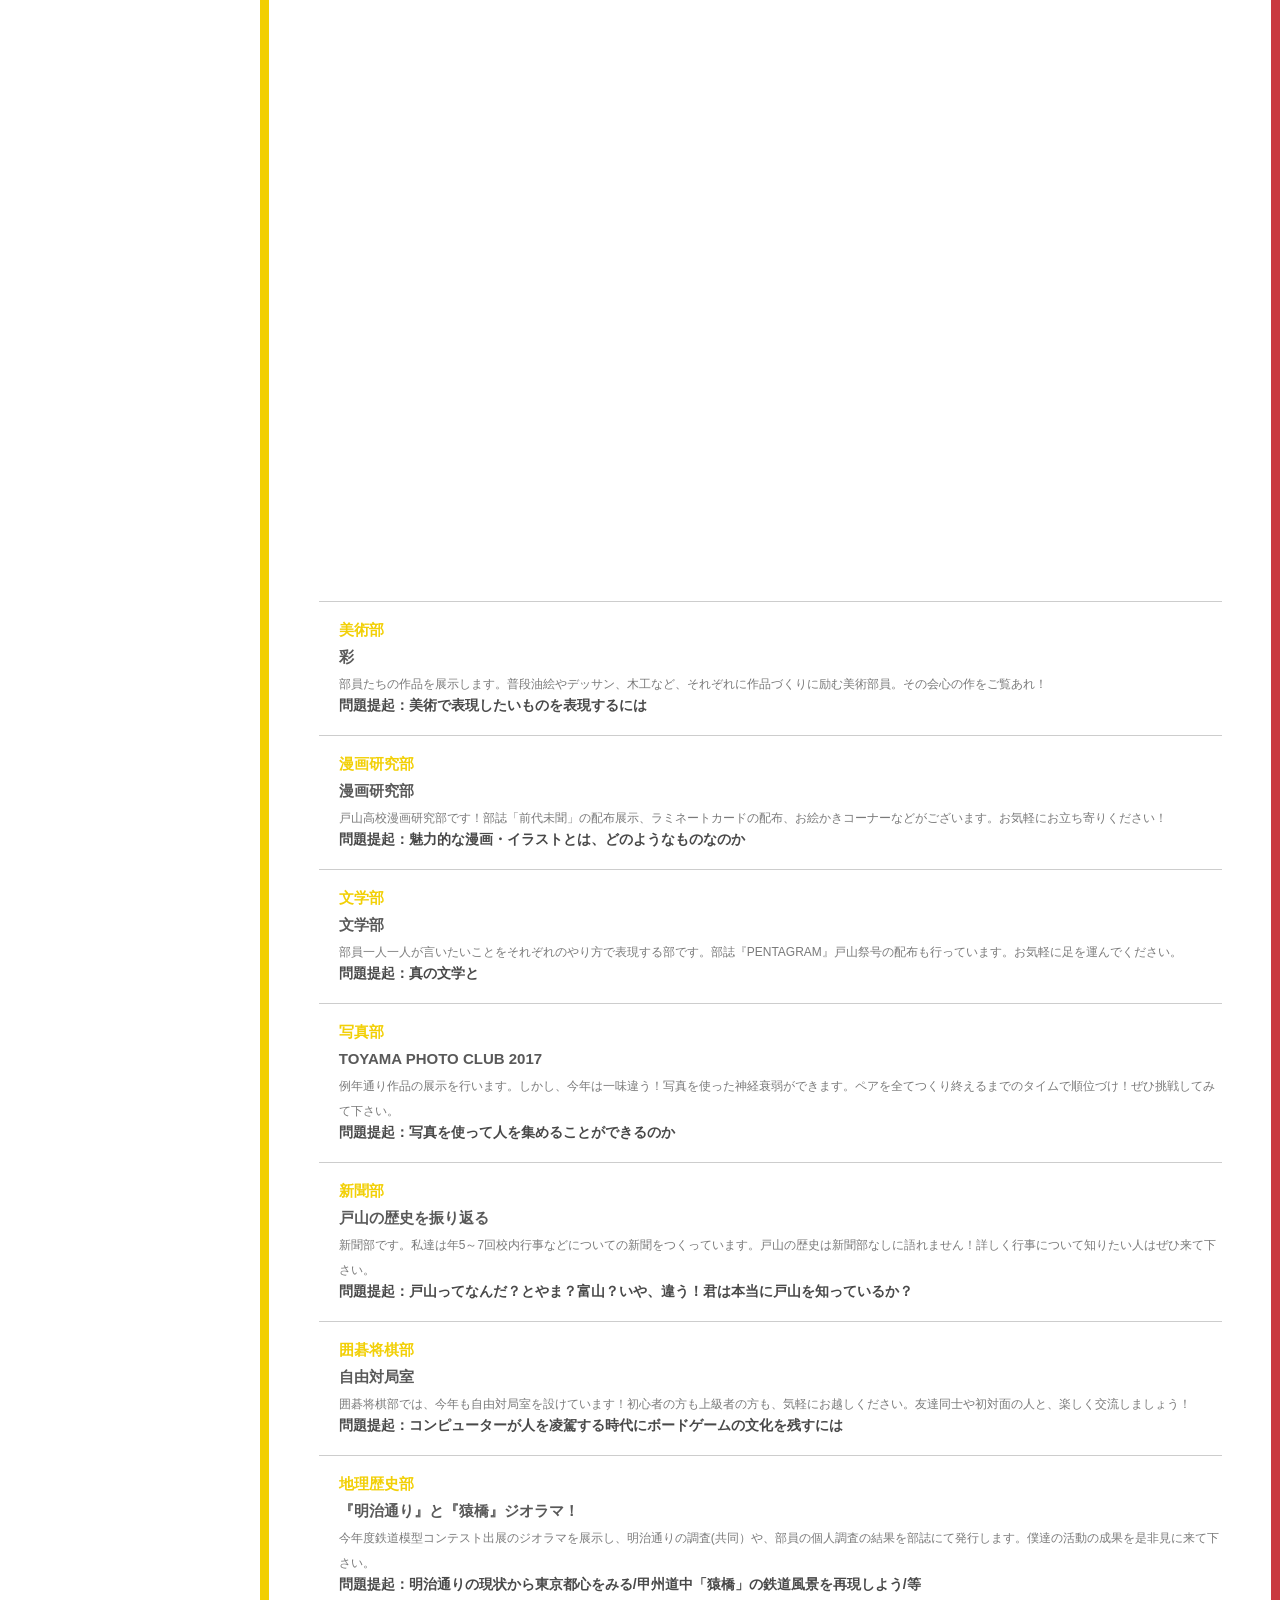
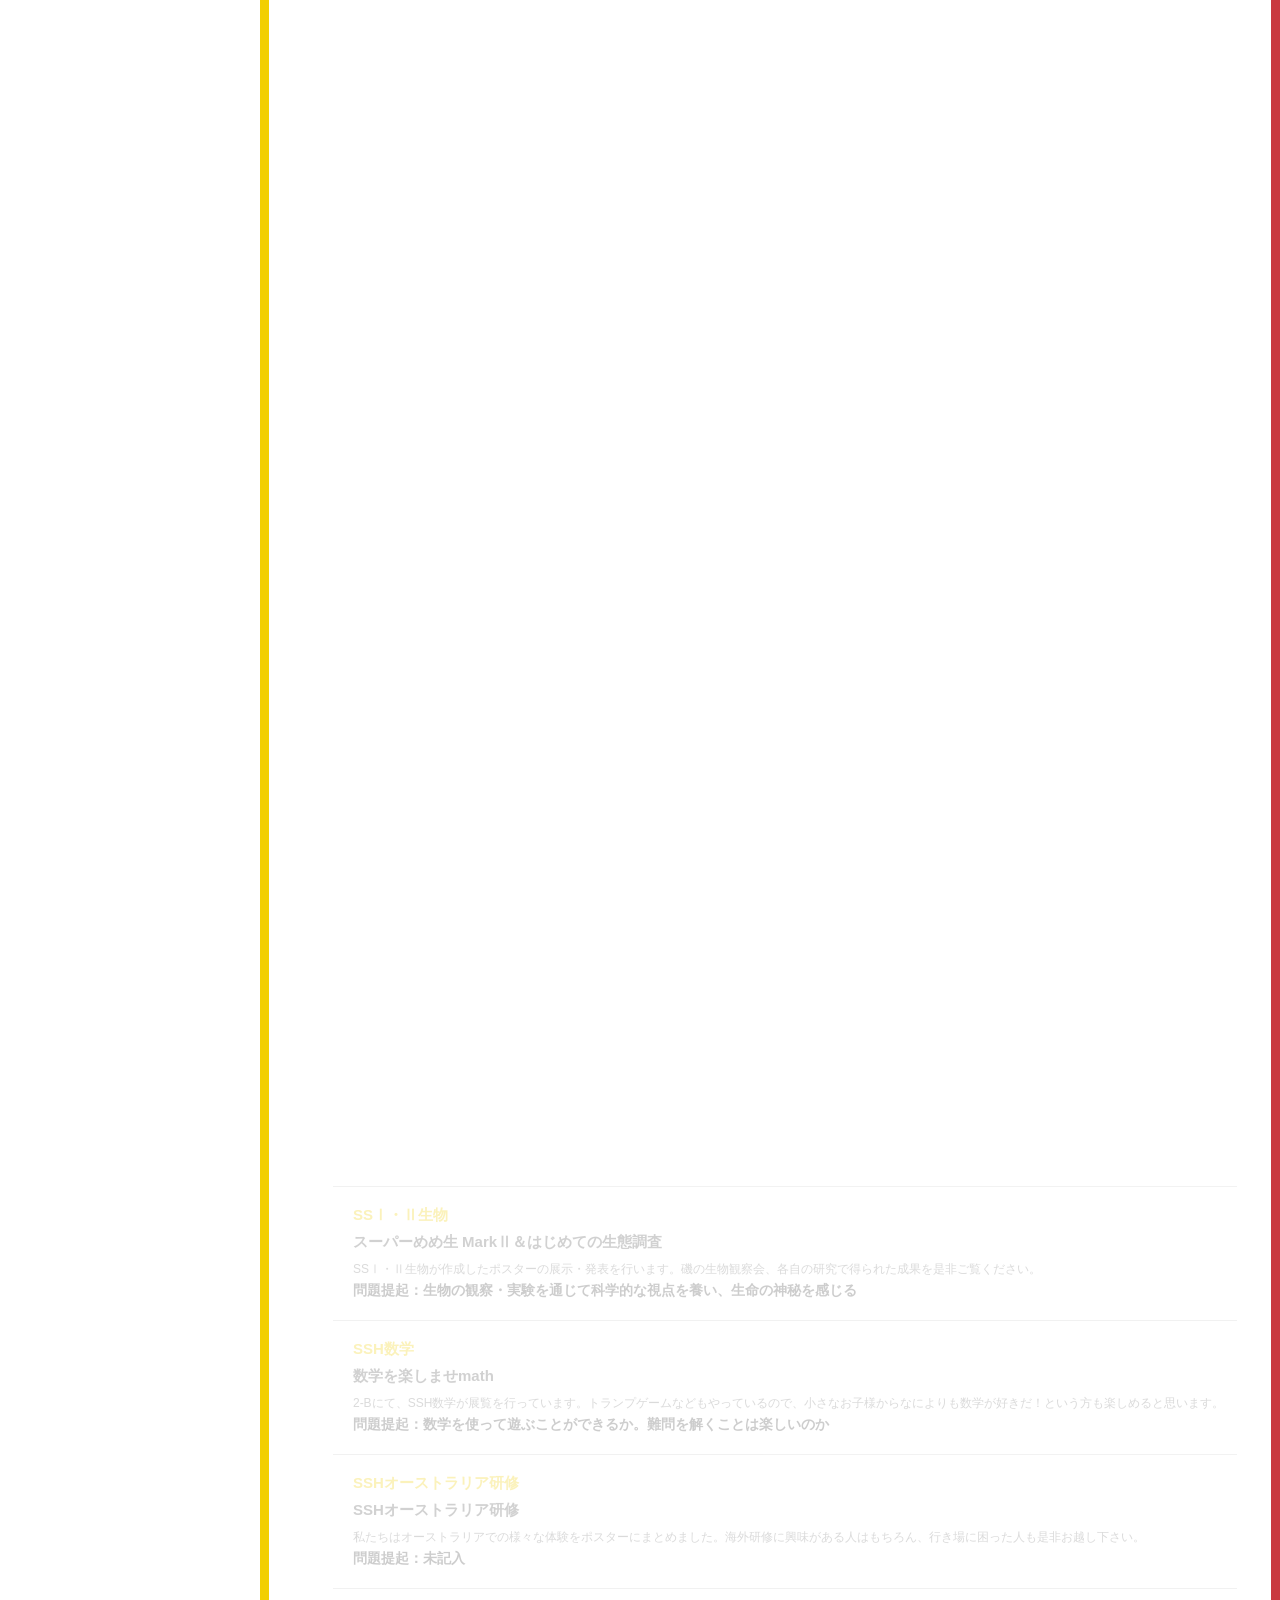
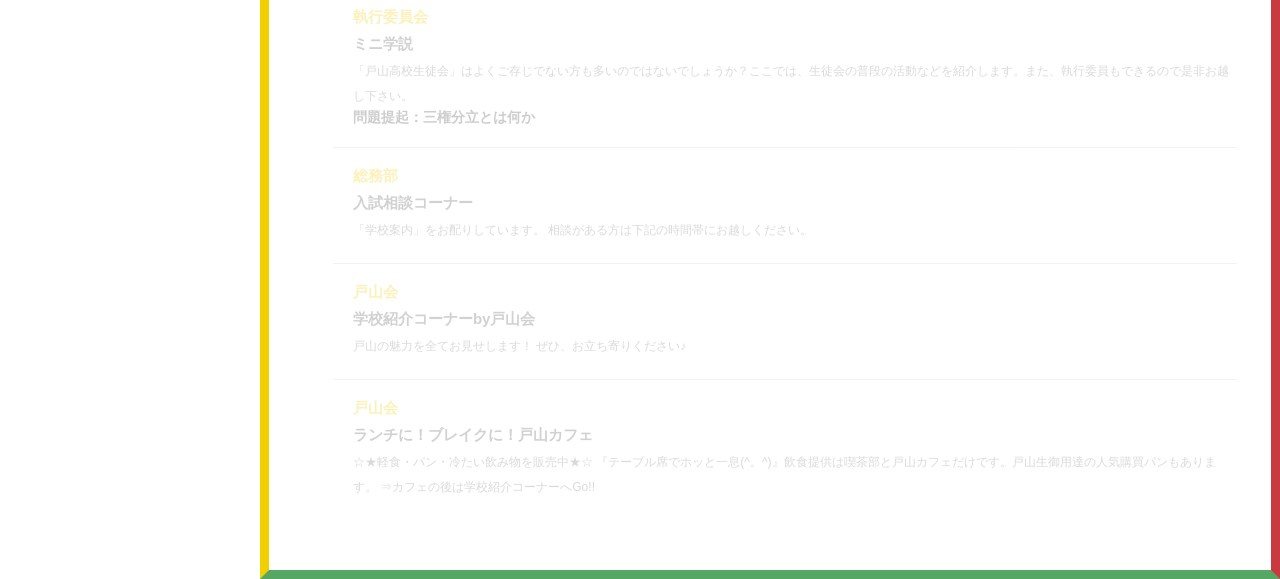
<file: toyamasai72nd/dantai.html>
<!DOCTYPE html>
<!--[if lt IE 9]> 
<script src="js/html5shiv.js"></script>
<![endif]-->
<html lang="ja">
<head>
  <meta charset="utf-8">
  <title>第72回戸山祭｜平成29年度都立戸山高等学校文化祭</title>
  <meta name="title" content="第72回戸山祭｜平成29年度都立戸山高等学校文化祭">
  <meta name="description" content="9月9日、10日、11日は戸山祭！「西早稲田駅」から徒歩5分、「高田馬場駅」から徒歩10分　スリッパをご持参ください。">
  <meta name="keywords" content="戸山高校,戸山,文化祭,戸山祭,戸山高校文化祭,とやまつり,戸山文化祭">
  <meta name="viewport" content="width=device-width, initial-scale=1">
  <link rel="stylesheet" href="drawer.css">
  <link rel="stylesheet" href="dantai.css"> </head>
<body class="drawer drawer--left drawer--sidebar">
  <header class="drawer-navbar" role="banner">
    <div class="drawer-container">
      <div class="drawer-navbar-header"> <a class="drawer-top" href="atonomatsuri.html"><img src="images/header.jpg"></a> <button type="button" class="drawer-toggle drawer-hamburger">
          <span class="sr-only">toggle navigation</span>
          <span class="drawer-hamburger-icon"></span>
        </button> </div>
      <nav class="drawer-nav" role="navigation">
        <ul class="drawer-menu">
          <li><a class="drawer-brand" href="atonomatsuri.html">第72回戸山祭</a></li>
          <li><a class="drawer-menu-item active" href="atonomatsuri.html">トップ</a></li>
          <li><a class="drawer-menu-item" href="about.html">戸山祭とは</a></li>
          <li class="drawer-dropdown"> <a class="drawer-menu-item" data-target="#" href="#" data-toggle="dropdown" role="button" aria-expanded="false">
              参加団体一覧<span class="drawer-caret"></span>
            </a>
            <ul class="drawer-dropdown-menu">
              <li><a class="drawer-dropdown-menu-item" href="dantai_tenji.html">一年展示</a></li>
              <li><a class="drawer-dropdown-menu-item" href="dantai_engeki.html">二年演劇</a></li>
              <li><a class="drawer-dropdown-menu-item" href="dantai_eiga.html">三年映画</a></li>
              <li><a class="drawer-dropdown-menu-item" href="dantai_else.html">その他の団体</a></li>
            </ul>
          </li>
          <li><a class="drawer-menu-item" href="timetable.html">タイムテーブル</a></li>
          <li><a class="drawer-menu-item" href="info.html">来場者の方へ</a></li>
          <li><a class="drawer-menu-item drawer-menu-jump" href="http://www.toyama-h.metro.tokyo.jp">戸山高校ウェブサイトTOP</a></li>
        </ul>
      </nav>
    </div>
  </header>
  <main role="main" class="drawer-contents">
    <div id="dantai">
      <article>
        <h1>展示</h1>
        <h2>展示一覧</h2><a class="jump-access">展示の活動場所はこちらから</a>
        <dl class="slide-left"> <dt class="class" style="color:#0074bf;">1-A</dt> <dt class="title">色いろイロ</dt>
          <dd class="intro">普段、何気なく目にしているたくさんの色。<br> そんな色には、それぞれたくさんの特徴が…！？<br> 色の秘密を私たちと一緒に解明しませんか？？<br> 診断コーナーもたくさんありますよ～！</dd>
          <dd class="que">問題提起：「色」ってなんだ？</dd>
        </dl>
        <dl class="slide-left"> <dt class="class" style="color:#0074bf;">1-B</dt> <dt class="title">戸山生の選ぶ「最強の環境」with SHH</dt>
          <dd class="intro">私達１Bは、勉強などの作業をするのに最適な条件は何か、を調査しました。様々な環境や本人のコンディションを調整し、私達が導き出した最適解で圧倒的成長！</dd>
          <dd class="que">問題提起：なぜ僕らは誘惑に負けてしまうのか、ならば勝つ方法はあるのか</dd>
        </dl>
        <dl class="slide-left"> <dt class="class" style="color:#0074bf;">1-C</dt> <dt class="title">時を超えても変わらないもの</dt>
          <dd class="intro">今年の１年C組は時代と学校生活の移り変わりを調べることによって、時代によって学校生活はどのように変わるのかを明らかにしていきます。 是非足を運んでください。</dd>
          <dd class="que">問題提起：時代によって学校生活はどのように変わるのか、時代を超えても変わらないものは何か</dd>
        </dl>
        <dl class="slide-left"> <dt class="class" style="color:#0074bf;">1-D</dt> <dt class="title">流行りは廃れどまた巡る</dt>
          <dd class="intro">「流行」とはなんでしょう。毎年のように新しい流行があるかと思えば廃れていきます。この機会に是非、皆さんも「流行」の秘訣を探ってみませんか。</dd>
          <dd class="que">問題提起：「流行」の定義とは</dd>
        </dl>
        <dl class="slide-left"> <dt class="class" style="color:#0074bf;">1-E</dt> <dt class="title">教育革命</dt>
          <dd class="intro">皆さんはどんな授業が好きですか？私達は教育について、生徒、先生目線、脳科学等様々な視点から調べました！模擬授業もあります。きっとあなたの理想の授業が見つかるはず！</dd>
          <dd class="que">問題提起：理想の授業とは</dd>
        </dl>
        <dl class="slide-left"> <dt class="class" style="color:#0074bf;">1-F</dt> <dt class="title">ご注文は青春ですか？</dt>
          <dd class="intro">「青春とは何か？」おそらく「リア充」と答える人が多いだろう。しかし、リア充になることだけが青春なのだろうか？？真の青春を探究した展示です！青春したい人、集合！！</dd>
          <dd class="que">問題提起：青春したい思いは全員一致。でもこの質問は誰も答えられなかった。「青春とは何か？」</dd>
        </dl>
        <dl class="slide-left"> <dt class="class" style="color:#0074bf;">1-G</dt> <dt class="title">Quest for the Human Senses</dt>
          <dd class="intro">人間は複数の感覚を用いて生きています。<br> 自分の感覚が正しいと思っているあなた！<br> 教室を出る頃には常識が覆されているでしょう。<br> ぜひ１年G組にお越しください。<br> </dd>
          <dd class="que">問題提起：人間の感覚はどれほど正確なのか</dd>
        </dl>
        <dl class="slide-left"> <dt class="class" style="color:#0074bf;">1-H</dt> <dt class="title">とある都立高校の青春事情</dt>
          <dd class="intro">街を歩けばリア充がいる。そんな世の中で非リア充だらけの１Hがリア充になるための研究を始め、 ついにその答えを導き出した。 ～ さあ、青春を見つけに行こう ～ 予算案はの方向に向かったが…。</dd>
          <dd class="que">問題提起：戸山生でも青春をするには？</dd>
        </dl>
        <dl class="slide-left"> <dt class="class" style="color:#0074bf;">1-I</dt> <dt class="title">イケメンの定義</dt>
          <dd class="intro">「どうしてイケメンはイケメンなのか」その答えが見つかるのは、ここI組です。 中央階段を上がって４Fについたら 一番左へ！！</dd>
          <dd class="que">問題提起：イケメンの定義とは何なのだろうか</dd>
        </dl>
      </article>
      <article>
        <h1>演劇</h1>
        <h2>演劇一覧</h2><a class="jump-access">演劇のタイムテーブルはこちらから →</a>
        <dl class="slide-right"> <dt class="class" style="color:#c93a40;">2-A</dt> <dt class="title">The Breakfast Club</dt>
          <dd class="intro">休日にも関わらず学校の図書室に集められた６人の生徒たち。先生からは「自分とは何か」についての作文を書くように言われる。 全く関わる事がなかった６人に何が起こるのか。 </dd>
          <dd class="que">問題提起：本当の自分とは何か</dd>
        </dl>
        <dl class="slide-right"> <dt class="class" style="color:#c93a40;">2-B</dt> <dt class="title">七人の部長</dt>
          <dd class="intro">私立ヤツシマ女子高校の生徒会室に、十人の部長が集まってきた。これから『部活動予算会議』が始まる。しかし会議は脱線また脱線。折合いがつかず、予算案は否決の方向に向かったが…。 予算案はの方向に向かったが…。</dd>
          <dd
            class="que">問題提起：学校生活における部活動の意義とは</dd>
        </dl>
        <dl class="slide-right"> <dt class="class" style="color:#c93a40;">2-C</dt> <dt class="title">クリスマス・キャロル</dt>
          <dd class="intro">あるクリスマスイヴの夜、けちで頑固なスクルージのもとにかつての仕事の相棒の亡霊、３人の精霊が現れます。果たしてスクルージの運命は…！？衝撃の展開に目が離せない！ 衝撃の展開に目が離せない！</dd>
          <dd class="que">問題提起：人が思いやりを持つとはどういう意味か</dd>
        </dl>
        <dl class="slide-right"> <dt class="class" style="color:#c93a40;">2-D</dt> <dt class="title">なぞの転校生</dt>
          <dd class="intro">主人公・広一と同じクラスになり、人気者になるが、やがて謎の言動をしはじめる。2-Dが繰り広げるSFストーリーです！</dd>
          <dd class="que">問題提起：科学技術の発展がもたらす利便性・危険性は何か</dd>
        </dl>
        <dl class="slide-right"> <dt class="class" style="color:#c93a40;">2-E</dt> <dt class="title">鬼～贋大江山奇譚～</dt>
          <dd class="intro">鬼の子として生まれた伊吹は、百人鬼を斬れば人として認められるという言葉を信じ鬼退治に向かうが、鬼、弥三郎と出会い、鬼退治に疑問を持ち始める。 </dd>
          <dd class="que">問題提起：鬼とは何か？人とは何か？</dd>
        </dl>
        <dl class="slide-right"> <dt class="class" style="color:#c93a40;">2-F</dt> <dt class="title">オズの魔法使い</dt>
          <dd class="intro">偉大なる魔法使いオズは実はただの人間だった。人を騙し、人を信じず、己を偽り生きてきたオズ。そんな彼の前にある少女が現れた―――。</dd>
          <dd class="que">問題提起：自分らしく　生きていくには</dd>
        </dl>
        <dl class="slide-right"> <dt class="class" style="color:#c93a40;">2-G</dt> <dt class="title">記憶屋</dt>
          <dd class="intro">遼一は忘れたい記憶を消してくれる「記憶屋」のことを調べていた。記憶屋など都市伝説だと思っていたが大学の先輩である杏子や自分が記憶を失ったことに気づき― </dd>
          <dd class="que">問題提起：辛い記憶は人間を成長させるか</dd>
        </dl>
        <dl class="slide-right"> <dt class="class" style="color:#c93a40;">2-H</dt> <dt class="title">カラフル</dt>
          <dd class="intro">「おめでとうございます、抽選に当たりました！」天使によって生き返るチャンスを与えられた僕の魂。小林真の体にのり移り、過ち探しの旅に出る。僕が過去に犯した罪とは。</dd>
          <dd class="que">問題提起：高校生の複雑な心境と命の大切さの関係とは。</dd>
        </dl>
      </article>
      <article>
        <h1>映画</h1>
        <h2>映画一覧</h2><a class="jump-access">映画の上映場所、時間はこちらから</a>
        <dl class="slide-left"> <dt class="class" style="color:#56a764;">3-A</dt> <dt class="title">Da Capo</dt>
          <dd class="intro">Da capo：はじめから<br> クラス替えをきっかけに出逢った奈々と真人。2人は幼い頃の事故を思い出し、加害者と被害者という決して消えない関係に直面する。</dd>
          <dd class="que">問題提起：謝罪だけでは罪は消えない</dd>
        </dl>
        <dl class="slide-left"> <dt class="class" style="color:#56a764;">3-B</dt> <dt class="title">そして君のいない九月がくる</dt>
          <dd class="intro">その夏、恵太が死んだ。立ち直れない仲間のもとに恵太そっくりの少年が現れ、死の真相を確かめる旅に出る。旅の中で溢れ出す後悔、そして切ない結末とは。</dd>
          <dd class="que">問題提起：過去の後悔にどう向き合うべきか。</dd>
        </dl>
        <dl class="slide-left"> <dt class="class" style="color:#56a764;">3-C</dt> <dt class="title">モナミは世界を終わらせる？</dt>
          <dd class="intro">超絶ドジっ子モナミは、謎の男に「自分の周りで起こる出来事」と「世界で起こる事件」がシンクロしていると聞かされる。 モナミは世界を救えるのか！？</dd>
          <dd class="que">問題提起：現状に不満があるときはどうしたらよいのか</dd>
        </dl>
        <dl class="slide-left"> <dt class="class" style="color:#56a764;">3-D</dt> <dt class="title">「誰」</dt>
          <dd class="intro">化学室での事件と殺人事件未遂事件。この2つによって明かされる真実。犯人は誰？　教育実習生・三浦と男子生徒、翔太は何かに気づく―-あなたは、本当の自分を知っていますか？</dd>
          <dd class="que">問題提起：自我とアイデンティティの違いとは何か</dd>
        </dl>
        <dl class="slide-left"> <dt class="class" style="color:#56a764;">3-E</dt> <dt class="title">3年E組	ココロコネクト</dt>
          <dd class="intro">前触れなく起こった“人格入れ替わり”。それは次々と文研部員全員に襲いかかる。戸惑いつつもその状況を楽しむ5人だったが、彼らの秘めた心の傷が少しずつ浮かび上がり…</dd>
          <dd class="que">問題提起：「自分らしさ」ってなんだ？</dd>
        </dl>
        <dl class="slide-left"> <dt class="class" style="color:#56a764;">3-F</dt> <dt class="title">THE WAR ~MEDAMAYAKI~</dt>
          <dd class="intro">時は明治、文明開化の波と共に それ は日本にもたらされた。しかしそれは、日本人の食卓に不毛な戦いの火種を投じた。そして、現代、再び禁断の戦いが始まる</dd>
          <dd class="que">問題提起：価値観の違いを乗り越えるにはどうすればよいのか？</dd>
        </dl>
        <dl class="slide-left"> <dt class="class" style="color:#56a764;">3-G</dt> <dt class="title">戸山の一番長い月</dt>
          <dd class="intro">戸山高校に突如巻き起こる革命の嵐。恭順か反抗か。苦悩する主人公たち。全米が驚愕した(??)　衝撃のラストを見逃すな！<br> 革命の向こう側に君は何を見るか！？</dd>
          <dd class="que">問題提起：変わるべきことは”何”か？　学習する「真の意味」とは？</dd>
        </dl>
        <dl class="slide-left"> <dt class="class" style="color:#56a764;">3-H</dt> <dt class="title">言の一葉</dt>
          <dd class="intro">たった3つの言葉しか喋れない高校生、岡部圭。そんな彼が、ある日１人の少女に心奪われてしまう。生まれて初めて恋をした圭は、自分の口から思いを告げることを決意する。</dd>
          <dd class="que">問題提起：自分を変えようと努力することと、それを支えてくれる友達の大切さ</dd>
        </dl>
      </article>
      <article>
        <h1>その他の団体</h1>
        <dl class="slide-right"> <dt class="class" style="color:#f2cf01;">ブラスバンド部</dt> <dt class="title">Super Brass 39th</dt>
          <dd class="intro">戸山の部員数を誇るブラスバンド部全員が一丸となり作り上げたSuper Brass 39th 公演。ぜひおこしください！～あなたのために、あなただけのために～</dd>
        </dl>
        <dl class="slide-right"> <dt class="class" style="color:#f2cf01;">管弦楽部</dt> <dt class="title">題名のない100回目の定期演奏会～細胞レベルでオケ聴いてる？～</dt>
          <dd class="intro">なんと！今年は記念すべき100回目の定期演奏会！演奏する曲もアニバーサリーにふさわしい、有名なものになっています。是非、細胞レベルでオケを聴きに来てください！</dd>
        </dl>
        <dl class="slide-right"> <dt class="class" style="color:#f2cf01;">合唱部</dt> <dt class="title">合唱部戸山祭コンサート2017</dt>
          <dd class="intro">今年もやって参りました、戸山祭！Nコンで歌われた曲はもちろんのこと、ポップスや切ない合唱曲まで、盛りだくさん♪スピッツのあのあの名曲も歌います。ぜひお越しください！</dd>
        </dl>
        <dl class="slide-right"> <dt class="class" style="color:#f2cf01;">軽音楽部</dt> <dt class="title">騒音祭～2017～</dt>
          <dd class="intro">皆さん、こんにちは。軽音楽部です。部員60名以上、バンド10組以上が所属している大所帯な部活です。是非、ライブによっていらしてください。</dd>
        </dl>
        <dl class="slide-right"> <dt class="class" style="color:#f2cf01;">演劇部</dt> <dt class="title">RAIN</dt>
          <dd class="intro">「あなたの願いことは何？」夢を叶えるために生まれたモノ、零夢。心を閉ざし、願いをもたない少女、雨宮叶多。果たして叶多は願いを見つけられるのか。</dd>
        </dl>
        <dl class="slide-right"> <dt class="class" style="color:#f2cf01;">ダンス同好会</dt> <dt class="title">DANCE QUEST</dt>
          <dd class="intro">Dance Quest 2017 Summer Live!!!新メンバーでの初ライブです。戸山祭を一緒に盛り上げていきましょう！ご来場をお待ちしております！</dd>
        </dl>
        <dl class="slide-right"> <dt class="class" style="color:#f2cf01;">美術部</dt> <dt class="title">彩</dt>
          <dd class="intro">部員たちの作品を展示します。普段油絵やデッサン、木工など、それぞれに作品づくりに励む美術部員。その会心の作をご覧あれ！</dd>
          <dd class="que">問題提起：美術で表現したいものを表現するには</dd>
        </dl>
        <dl class="slide-right"> <dt class="class" style="color:#f2cf01;">漫画研究部</dt> <dt class="title">漫画研究部</dt>
          <dd class="intro">戸山高校漫画研究部です！部誌「前代未聞」の配布展示、ラミネートカードの配布、お絵かきコーナーなどがございます。お気軽にお立ち寄りください！</dd>
          <dd class="que">問題提起：魅力的な漫画・イラストとは、どのようなものなのか</dd>
        </dl>
        <dl class="slide-right"> <dt class="class" style="color:#f2cf01;">文学部</dt> <dt class="title">文学部</dt>
          <dd class="intro">部員一人一人が言いたいことをそれぞれのやり方で表現する部です。部誌『PENTAGRAM』戸山祭号の配布も行っています。お気軽に足を運んでください。</dd>
          <dd class="que">問題提起：真の文学と</dd>
        </dl>
        <dl class="slide-right"> <dt class="class" style="color:#f2cf01;">写真部</dt> <dt class="title">TOYAMA PHOTO CLUB 2017</dt>
          <dd class="intro">例年通り作品の展示を行います。しかし、今年は一味違う！写真を使った神経衰弱ができます。ペアを全てつくり終えるまでのタイムで順位づけ！ぜひ挑戦してみて下さい。</dd>
          <dd class="que">問題提起：写真を使って人を集めることができるのか</dd>
        </dl>
        <dl class="slide-right"> <dt class="class" style="color:#f2cf01;">新聞部</dt> <dt class="title">戸山の歴史を振り返る</dt>
          <dd class="intro">新聞部です。私達は年5～7回校内行事などについての新聞をつくっています。戸山の歴史は新聞部なしに語れません！詳しく行事について知りたい人はぜひ来て下さい。</dd>
          <dd class="que">問題提起：戸山ってなんだ？とやま？富山？いや、違う！君は本当に戸山を知っているか？</dd>
        </dl>
        <dl class="slide-right"> <dt class="class" style="color:#f2cf01;">囲碁将棋部</dt> <dt class="title">自由対局室</dt>
          <dd class="intro">囲碁将棋部では、今年も自由対局室を設けています！初心者の方も上級者の方も、気軽にお越しください。友達同士や初対面の人と、楽しく交流しましょう！</dd>
          <dd class="que">問題提起：コンピューターが人を凌駕する時代にボードゲームの文化を残すには</dd>
        </dl>
        <dl class="slide-right"> <dt class="class" style="color:#f2cf01;">地理歴史部</dt> <dt class="title">『明治通り』と『猿橋』ジオラマ！</dt>
          <dd class="intro">今年度鉄道模型コンテスト出展のジオラマを展示し、明治通りの調査(共同）や、部員の個人調査の結果を部誌にて発行します。僕達の活動の成果を是非見に来て下さい。 </dd>
          <dd class="que">問題提起：明治通りの現状から東京都心をみる/甲州道中「猿橋」の鉄道風景を再現しよう/等</dd>
        </dl>
        <dl class="slide-right"> <dt class="class" style="color:#f2cf01;">天文気象部</dt> <dt class="title">時を越える</dt>
          <dd class="intro">顔を見上げてみると、予想以上に多くの星が瞬いている、新宿の空。双眼鏡や望遠鏡を使って、一緒に過去へ遡ろう！</dd>
          <dd class="que">問題提起：新宿の夜空はどれだけ可能性を秘めているのか。</dd>
        </dl>
        <dl class="slide-right"> <dt class="class" style="color:#f2cf01;">山岳部</dt> <dt class="title">四権分立～唯一“神”と化した山岳部～</dt>
          <dd class="intro">こんにちは、山岳部です。山岳部では、楽しく山に登って下りています。今回は、そんな山岳部の普段の活動の様子や使っている道具を展示します。是非見に来てください！ </dd>
          <dd class="que">問題提起：なぜ人は山に登るのか</dd>
        </dl>
        <dl class="slide-right"> <dt class="class" style="color:#f2cf01;">アメリカンフットボール部</dt> <dt class="title">WE ARE “GREEN HORNEIS”</dt>
          <dd class="intro">戸山高校アメフト部(GREEN　HORNEIS、通称GH)の魅力、68期の軌跡をわかりやすく、おもしろく紹介します。興味のある方もない方もぜひお立ち寄り下さい！ </dd>
          <dd class="que">問題提起：GH(GREEN HORNEIS)とは何か、アメフトの魅力とは何か。</dd>
        </dl>
        <dl class="slide-right"> <dt class="class" style="color:#f2cf01;">パソコン同好会</dt> <dt class="title">クラウドコンピューティング</dt>
          <dd class="intro">クラウドサービスを使用してインタラクティブな展示物を作成しました。RSA暗号体験では「送信者」と「受信者」になってRSA暗号の原理を理解することができます。</dd>
          <dd class="que">問題提起：クラウドコンピューティングによる可能性を探る</dd>
        </dl>
        <dl class="slide-right"> <dt class="class" style="color:#f2cf01;">生物部</dt> <dt class="title">生物部活動紹介</dt>
          <dd class="intro">僕達生物部は生物室にて複数の生物を飼育、またビオトープでの観察や環境の保全につとめています。今回は標本展示、野外活動紹介、生物展示を行います。 </dd>
          <dd class="que">問題提起：生物部としてどのように環境と向き合っていくか</dd>
        </dl>
        <dl class="slide-right"> <dt class="class" style="color:#f2cf01;">SSⅠ･Ⅱ地学</dt> <dt class="title">SSⅠ･Ⅱ地学ポスター発表＆天文台見学</dt>
          <dd class="intro">SSH地学では、研究のポスター発表を行います。また、天文台見学もします。希望される方は各回15分前までに地学室で整理券を受け取ってください。詳しくは地学室まで！</dd>
          <dd class="que">問題提起：SSH地学は何をしているのか？</dd>
        </dl>
        <dl class="slide-right"> <dt class="class" style="color:#f2cf01;">SS物理</dt> <dt class="title">物物物理</dt>
          <dd class="intro">SSⅠ・Ⅱ物理では実験教室や実験の実演、ピタゴラスイッチなどを行います。また、校庭では1日目と2日目の14:00~16:00にペットボトルロケット作りを行います。</dd>
          <dd class="que">問題提起：物の理とは</dd>
        </dl>
        <dl class="slide-right"> <dt class="class" style="color:#f2cf01;">化学部・SSH化学</dt> <dt class="title">Chemical Garden 2017～化学の力ってすげー～</dt>
          <dd
            class="intro">人工イクラやマニキュア、芳香剤など楽しい実験をたくさんやっています。化学実験室で化学のちからを感じませんか？ </dd>
            <dd class="que">問題提起：「化学おたく」の育成方法とは</dd>
        </dl>
        <dl class="slide-right"> <dt class="class" style="color:#f2cf01;">SSⅠ・Ⅱ生物</dt> <dt class="title">スーパーめめ生 MarkⅡ＆はじめての生態調査</dt>
          <dd class="intro">SSⅠ・Ⅱ生物が作成したポスターの展示・発表を行います。磯の生物観察会、各自の研究で得られた成果を是非ご覧ください。 </dd>
          <dd class="que">問題提起：生物の観察・実験を通じて科学的な視点を養い、生命の神秘を感じる</dd>
        </dl>
        <dl class="slide-right"> <dt class="class" style="color:#f2cf01;">SSH数学</dt> <dt class="title">数学を楽しませmath</dt>
          <dd class="intro">2-Bにて、SSH数学が展覧を行っています。トランプゲームなどもやっているので、小さなお子様からなによりも数学が好きだ！という方も楽しめると思います。</dd>
          <dd class="que">問題提起：数学を使って遊ぶことができるか。難問を解くことは楽しいのか</dd>
        </dl>
        <dl class="slide-right"> <dt class="class" style="color:#f2cf01;">SSHオーストラリア研修</dt> <dt class="title">SSHオーストラリア研修</dt>
          <dd class="intro">私たちはオーストラリアでの様々な体験をポスターにまとめました。海外研修に興味がある人はもちろん、行き場に困った人も是非お越し下さい。</dd>
          <dd class="que">問題提起：未記入</dd>
        </dl>
        <dl class="slide-right"> <dt class="class" style="color:#f2cf01;">執行委員会</dt> <dt class="title">ミニ学説</dt>
          <dd class="intro">「戸山高校生徒会」はよくご存じでない方も多いのではないでしょうか？ここでは、生徒会の普段の活動などを紹介します。また、執行委員もできるので是非お越し下さい。</dd>
          <dd class="que">問題提起：三権分立とは何か</dd>
        </dl>
        <dl class="slide-right"> <dt class="class" style="color:#f2cf01;">総務部</dt> <dt class="title">入試相談コーナー</dt>
          <dd class="intro">「学校案内」をお配りしています。 相談がある方は下記の時間帯にお越しください。</dd>
        </dl>
        <dl class="slide-right"> <dt class="class" style="color:#f2cf01;">戸山会</dt> <dt class="title">学校紹介コーナーby戸山会</dt>
          <dd class="intro">戸山の魅力を全てお見せします！ ぜひ、お立ち寄りください♪</dd>
        </dl>
        <dl class="slide-right"> <dt class="class" style="color:#f2cf01;">戸山会</dt> <dt class="title">ランチに！ブレイクに！戸山カフェ</dt>
          <dd class="intro">☆★軽食・パン・冷たい飲み物を販売中★☆ 『テーブル席でホッと一息(^。^)』飲食提供は喫茶部と戸山カフェだけです。戸山生御用達の人気購買パンもあります。 ⇒カフェの後は学校紹介コーナーへGo!!</dd>
      </article>
    </div>
  </main>
  <script src="jquery.min.js"></script>
  <script src="iscroll.js"></script>
  <script src="https://cdnjs.cloudflare.com/ajax/libs/twitter-bootstrap/3.3.7/js/bootstrap.min.js"></script>
  <script src="jquery.fadethis.min.js"></script>
  <script src="drawer.min.js"></script>
  <script src="yycountdown.min.js"></script>
  <script>
    $(document).ready(function() {
      $('.drawer').drawer();
    })
  </script>
  <script>
    $(window).fadeThis();
  </script>
</body>
</html>
</file>
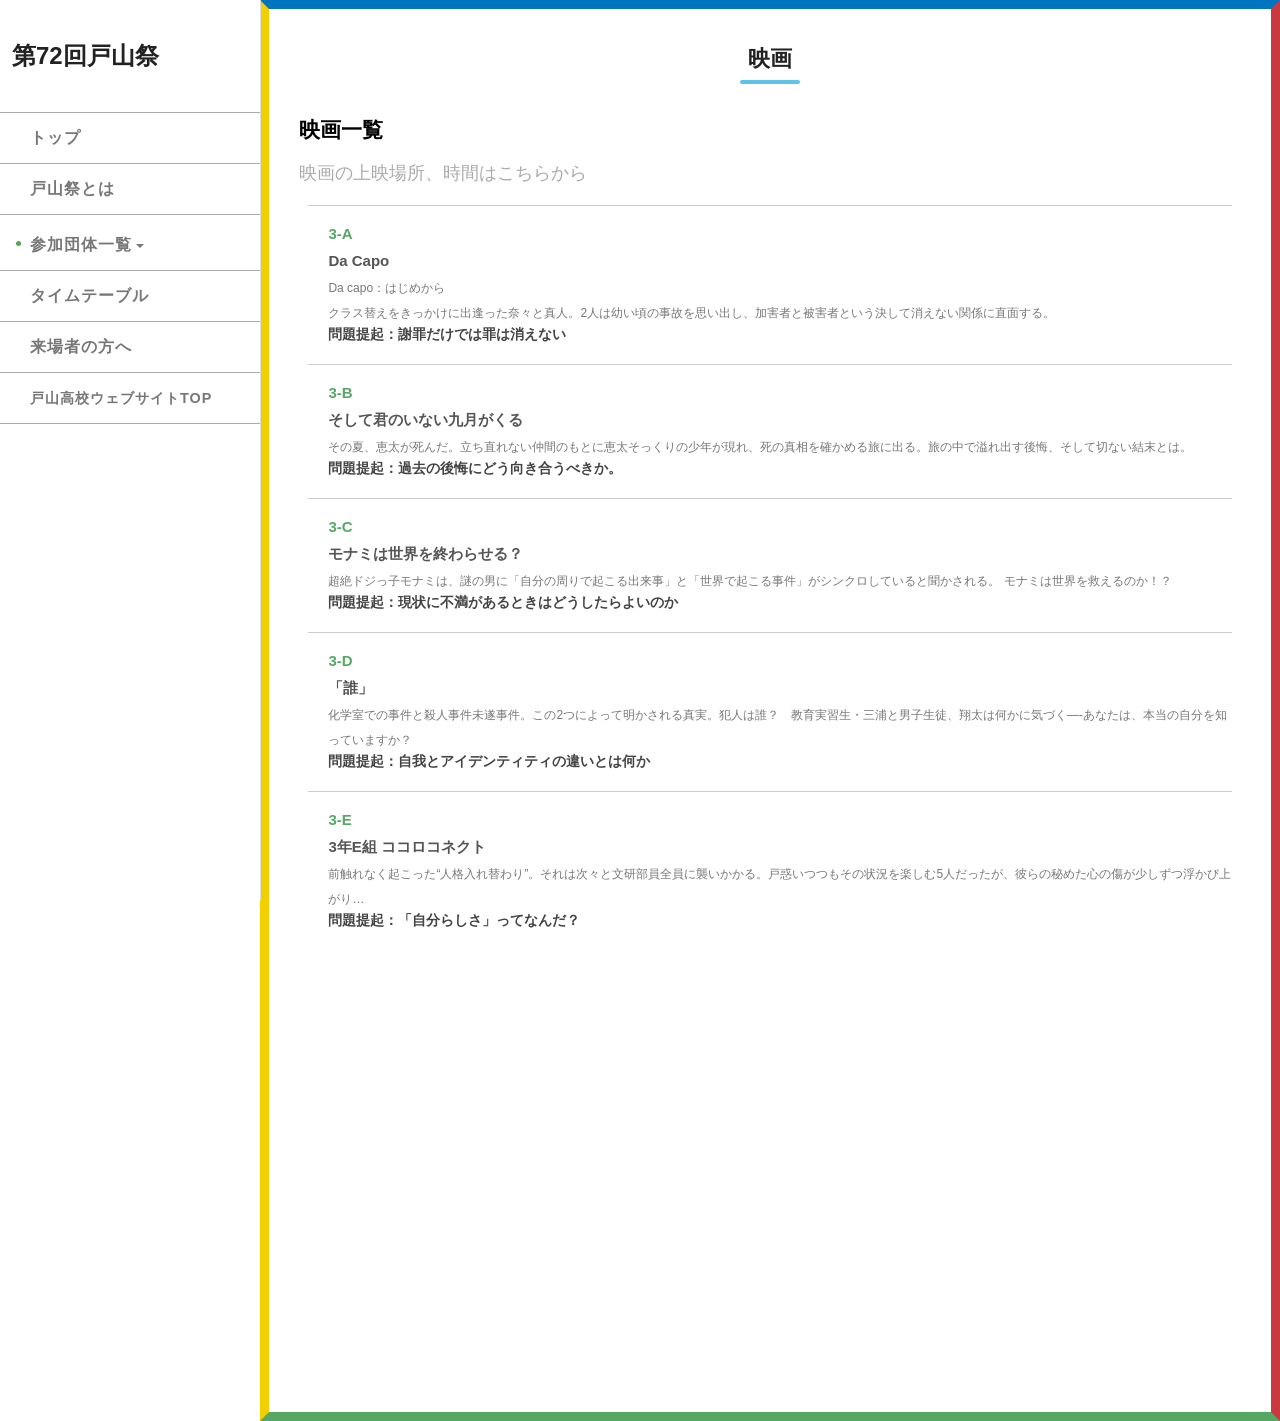
<file: toyamasai72nd/dantai_eiga.html>
<!DOCTYPE html>
<!--[if lt IE 9]> 
<script src="js/html5shiv.js"></script>
<![endif]--><html lang="ja"><head>
<meta charset="utf-8">
<title>第72回戸山祭｜平成29年度都立戸山高等学校文化祭</title>
<meta name="title" content="第72回戸山祭｜平成29年度都立戸山高等学校文化祭">
<meta name="description" content="9月9日、10日、11日は戸山祭！「西早稲田駅」から徒歩5分、「高田馬場駅」から徒歩10分　スリッパをご持参ください。">
<meta name="keywords" content="戸山高校,戸山,文化祭,戸山祭,戸山高校文化祭,とやまつり,戸山文化祭">
<meta name="viewport" content="width=device-width, initial-scale=1">
<link rel="stylesheet" href="drawer.css">
<link rel="stylesheet" href="dantai.css">
</head>
<body class="drawer drawer--left drawer--sidebar">

  <header class="drawer-navbar" role="banner">
    <div class="drawer-container">
      <div class="drawer-navbar-header">
        <a class="drawer-top" href="atonomatsuri.html"><img src="images/header.jpg"></a>
        <button type="button" class="drawer-toggle drawer-hamburger">
          <span class="sr-only">toggle navigation</span>
          <span class="drawer-hamburger-icon"></span>
        </button>
      </div>
      <nav class="drawer-nav" role="navigation">
        <ul class="drawer-menu">
          <li><a class="drawer-brand" href="atonomatsuri.html">第72回戸山祭</a></li>
          <li><a class="drawer-menu-item" href="atonomatsuri.html">トップ</a></li>
          <li><a class="drawer-menu-item" href="about.html">戸山祭とは</a></li>
          <li class="drawer-dropdown">
            <a class="drawer-menu-item active" data-target="#" href="#" data-toggle="dropdown" role="button" aria-expanded="false">
              参加団体一覧<span class="drawer-caret"></span>
            </a>
            <ul class="drawer-dropdown-menu">
              <li><a class="drawer-dropdown-menu-item" href="dantai_tenji.html">一年展示</a></li>
              <li><a class="drawer-dropdown-menu-item" href="dantai_engeki.html">二年演劇</a></li>
              <li><a class="drawer-dropdown-menu-item active" href="dantai_eiga.html">三年映画</a></li>
              <li><a class="drawer-dropdown-menu-item" href="dantai_else.html">その他の団体</a></li>
            </ul>
          </li>
          <li><a class="drawer-menu-item" href="timetable.html">タイムテーブル</a></li>
          <li><a class="drawer-menu-item" href="info.html">来場者の方へ</a></li>
          <li><a class="drawer-menu-item drawer-menu-jump" href="http://www.toyama-h.metro.tokyo.jp">戸山高校ウェブサイトTOP</a></li>
        </ul>
      </nav>
    </div>
  </header>

  <!-- content -->
    <main role="main" class="drawer-contents">
    <h1>映画</h1>
    <h2>映画一覧</h2><a class="jump-access">映画の上映場所、時間はこちらから</a>
    <dl class="slide-left">
      <dt class="class" style="color:#56a764;">3-A</dt> 
      <dt class="title">Da Capo</dt> 
      <dd class="intro">Da capo：はじめから<br>
クラス替えをきっかけに出逢った奈々と真人。2人は幼い頃の事故を思い出し、加害者と被害者という決して消えない関係に直面する。</dd>
      <dd class="que">問題提起：謝罪だけでは罪は消えない</dd>
    </dl>
    <dl class="slide-left">
      <dt class="class" style="color:#56a764;">3-B</dt> 
      <dt class="title">そして君のいない九月がくる</dt> 
      <dd class="intro">その夏、恵太が死んだ。立ち直れない仲間のもとに恵太そっくりの少年が現れ、死の真相を確かめる旅に出る。旅の中で溢れ出す後悔、そして切ない結末とは。</dd>
      <dd class="que">問題提起：過去の後悔にどう向き合うべきか。</dd>
    </dl>
    <dl class="slide-left">
      <dt class="class" style="color:#56a764;">3-C</dt> 
      <dt class="title">モナミは世界を終わらせる？</dt> 
      <dd class="intro">超絶ドジっ子モナミは、謎の男に「自分の周りで起こる出来事」と「世界で起こる事件」がシンクロしていると聞かされる。
モナミは世界を救えるのか！？</dd>
      <dd class="que">問題提起：現状に不満があるときはどうしたらよいのか</dd>
    </dl>
    <dl class="slide-left">
      <dt class="class" style="color:#56a764;">3-D</dt> 
      <dt class="title">「誰」</dt> 
      <dd class="intro">化学室での事件と殺人事件未遂事件。この2つによって明かされる真実。犯人は誰？　教育実習生・三浦と男子生徒、翔太は何かに気づく―-あなたは、本当の自分を知っていますか？</dd>
      <dd class="que">問題提起：自我とアイデンティティの違いとは何か</dd>
    </dl>
    <dl class="slide-left">
      <dt class="class" style="color:#56a764;">3-E</dt> 
      <dt class="title">3年E組	ココロコネクト</dt> 
      <dd class="intro">前触れなく起こった“人格入れ替わり”。それは次々と文研部員全員に襲いかかる。戸惑いつつもその状況を楽しむ5人だったが、彼らの秘めた心の傷が少しずつ浮かび上がり…</dd>
      <dd class="que">問題提起：「自分らしさ」ってなんだ？</dd>
    </dl>
    <dl class="slide-left">
      <dt class="class" style="color:#56a764;">3-F</dt> 
      <dt class="title">THE WAR ~MEDAMAYAKI~</dt> 
      <dd class="intro">時は明治、文明開化の波と共に それ は日本にもたらされた。しかしそれは、日本人の食卓に不毛な戦いの火種を投じた。そして、現代、再び禁断の戦いが始まる</dd>
      <dd class="que">問題提起：価値観の違いを乗り越えるにはどうすればよいのか？</dd>
    </dl>
    <dl class="slide-left">
      <dt class="class" style="color:#56a764;">3-G</dt> 
      <dt class="title">戸山の一番長い月</dt> 
      <dd class="intro">戸山高校に突如巻き起こる革命の嵐。恭順か反抗か。苦悩する主人公たち。全米が驚愕した(??)　衝撃のラストを見逃すな！<br>
革命の向こう側に君は何を見るか！？</dd>
      <dd class="que">問題提起：変わるべきことは”何”か？　学習する「真の意味」とは？</dd>
    </dl>
    <dl class="slide-left">
      <dt class="class" style="color:#56a764;">3-H</dt> 
      <dt class="title">言の一葉</dt> 
      <dd class="intro">たった3つの言葉しか喋れない高校生、岡部圭。そんな彼が、ある日１人の少女に心奪われてしまう。生まれて初めて恋をした圭は、自分の口から思いを告げることを決意する。</dd>
      <dd class="que">問題提起：自分を変えようと努力することと、それを支えてくれる友達の大切さ</dd>
    </dl>
  </main>

<script src="jquery.min.js"></script>
<script src="iscroll.js"></script>
<script src="https://cdnjs.cloudflare.com/ajax/libs/twitter-bootstrap/3.3.7/js/bootstrap.min.js"></script>
<script src="jquery.fadethis.min.js"></script>

<script src="drawer.min.js"></script>
  <script>
    $(document).ready(function() {
      $('.drawer').drawer();
    });
</script>
<script>
$(window).fadeThis();
</script>

</body>
</html>
</file>
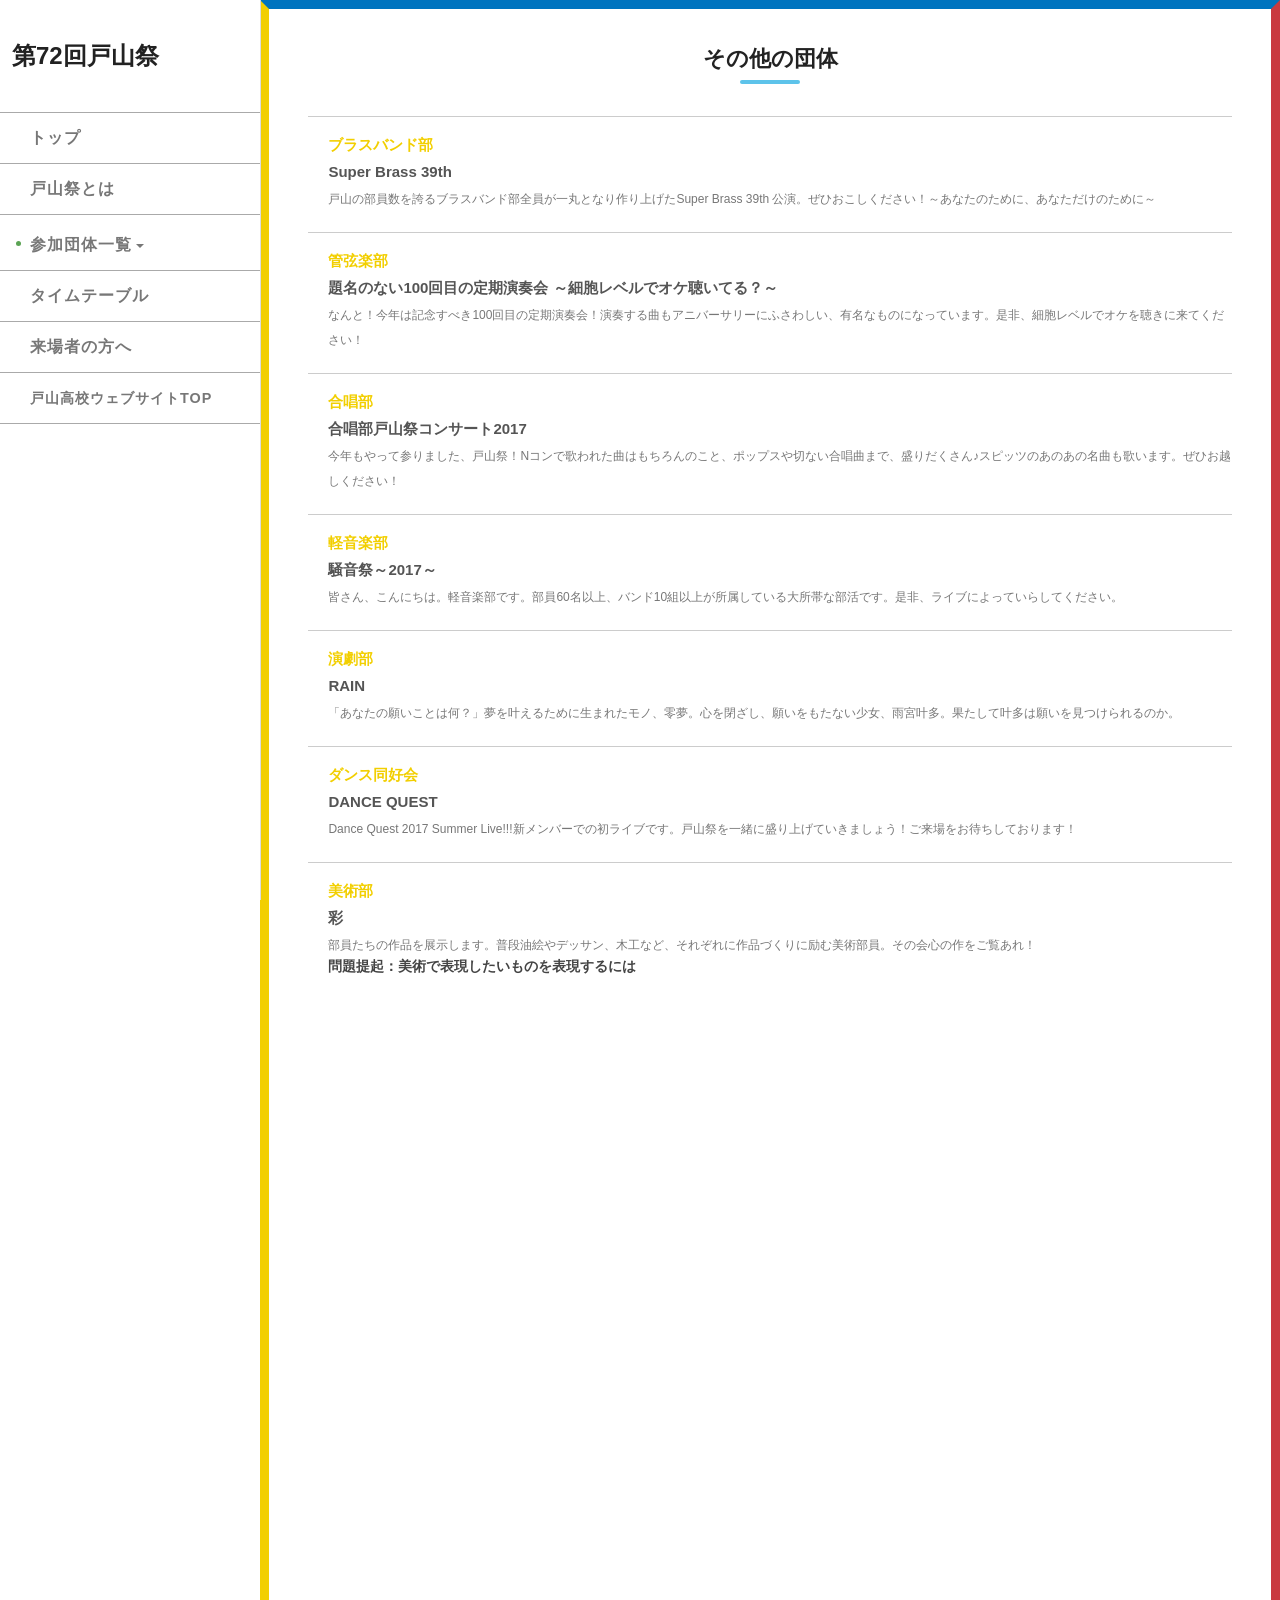
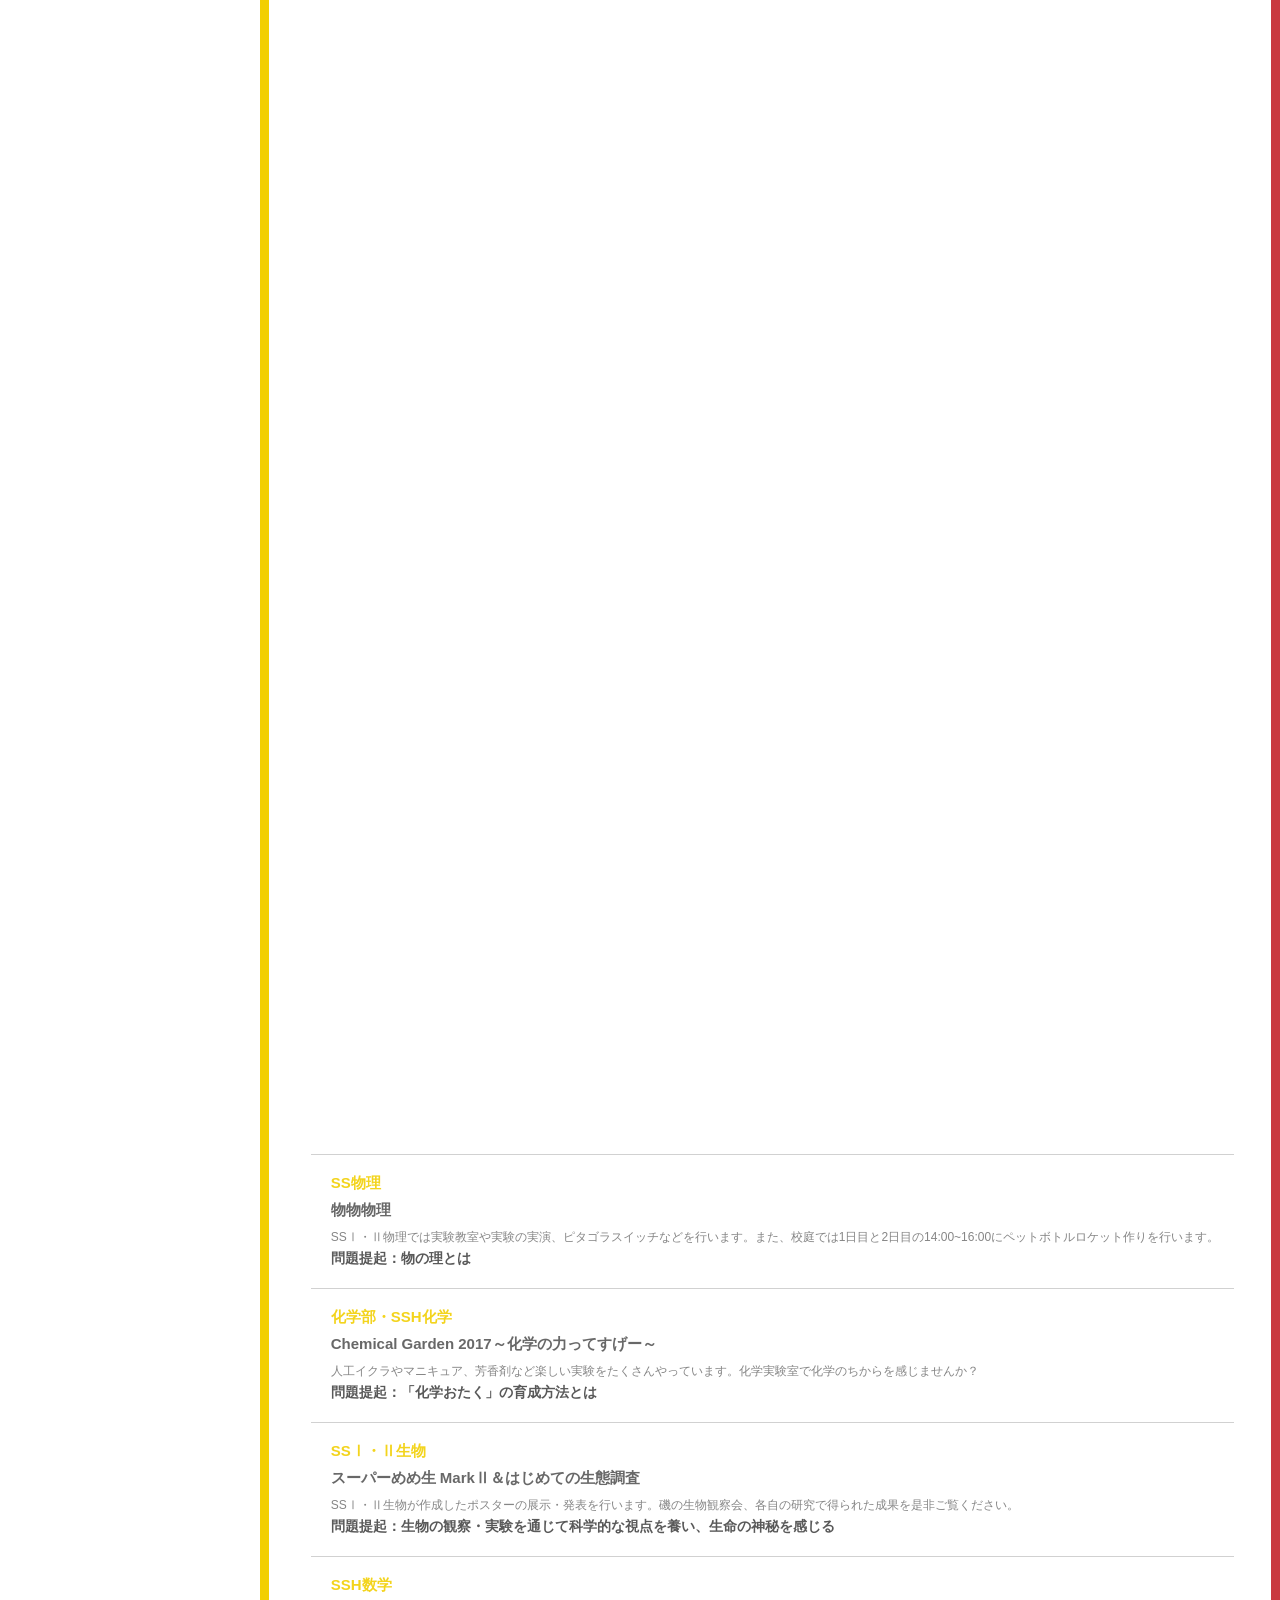
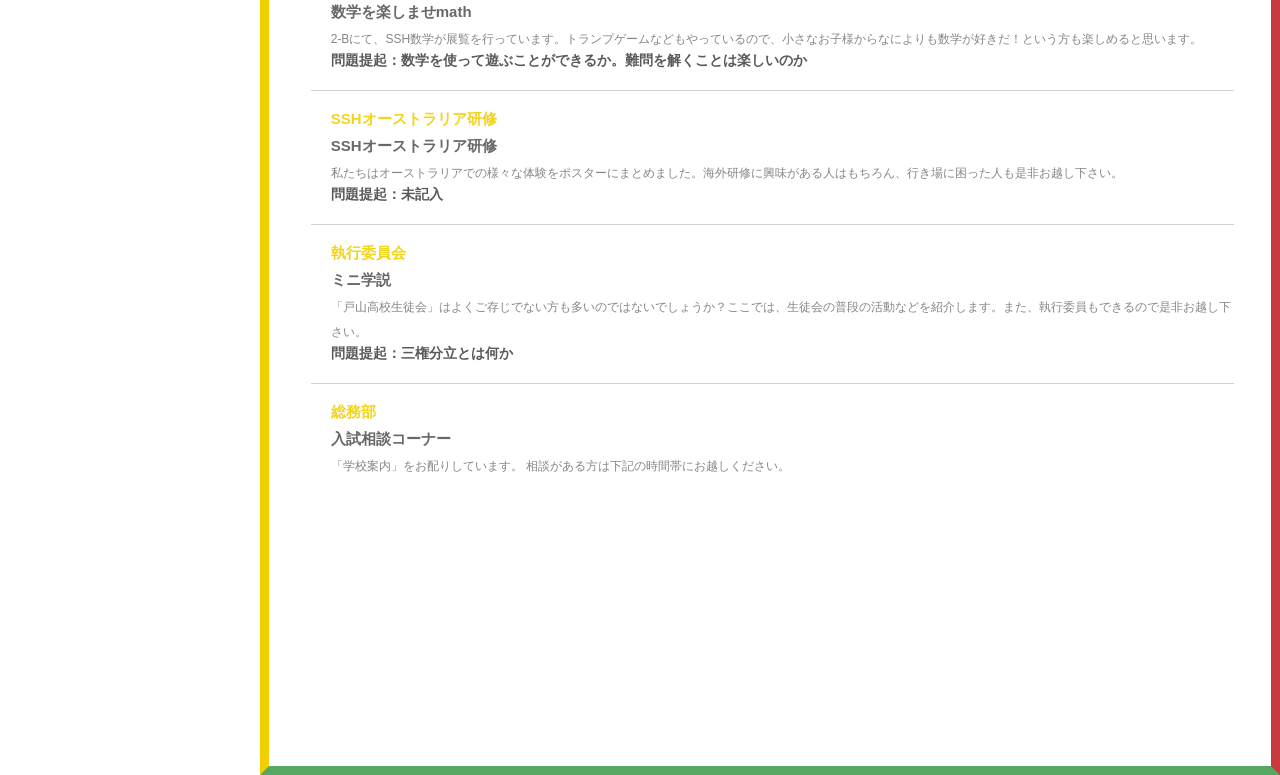
<file: toyamasai72nd/dantai_else.html>
<!DOCTYPE html>
<!--[if lt IE 9]> 
<script src="js/html5shiv.js"></script>
<![endif]--><html lang="ja"><head>
<meta charset="utf-8">
<title>第72回戸山祭｜平成29年度都立戸山高等学校文化祭</title>
<meta name="title" content="第72回戸山祭｜平成29年度都立戸山高等学校文化祭">
<meta name="description" content="9月9日、10日、11日は戸山祭！「西早稲田駅」から徒歩5分、「高田馬場駅」から徒歩10分　スリッパをご持参ください。">
<meta name="keywords" content="戸山高校,戸山,文化祭,戸山祭,戸山高校文化祭,とやまつり,戸山文化祭">
<meta name="viewport" content="width=device-width, initial-scale=1">
<link rel="stylesheet" href="drawer.css">
<link rel="stylesheet" href="dantai.css">
</head>
<body class="drawer drawer--left drawer--sidebar">

  <header class="drawer-navbar" role="banner">
    <div class="drawer-container">
      <div class="drawer-navbar-header">
        <a class="drawer-top" href="atonomatsuri.html"><img src="images/header.jpg"></a>
        <button type="button" class="drawer-toggle drawer-hamburger">
          <span class="sr-only">toggle navigation</span>
          <span class="drawer-hamburger-icon"></span>
        </button>
      </div>
      <nav class="drawer-nav" role="navigation">
        <ul class="drawer-menu">
          <li><a class="drawer-brand" href="atonomatsuri.html">第72回戸山祭</a></li>
          <li><a class="drawer-menu-item" href="atonomatsuri.html">トップ</a></li>
          <li><a class="drawer-menu-item" href="about.html">戸山祭とは</a></li>
          <li class="drawer-dropdown">
            <a class="drawer-menu-item active" data-target="#" href="#" data-toggle="dropdown" role="button" aria-expanded="false">
              参加団体一覧<span class="drawer-caret"></span>
            </a>
            <ul class="drawer-dropdown-menu">
              <li><a class="drawer-dropdown-menu-item" href="dantai_tenji.html">一年展示</a></li>
              <li><a class="drawer-dropdown-menu-item" href="dantai_engeki.html">二年演劇</a></li>
              <li><a class="drawer-dropdown-menu-item" href="dantai_eiga.html">三年映画</a></li>
              <li><a class="drawer-dropdown-menu-item else active" href="dantai_else.html">その他の団体</a></li>
            </ul>
          </li>
          <li><a class="drawer-menu-item" href="timetable.html">タイムテーブル</a></li>
          <li><a class="drawer-menu-item" href="info.html">来場者の方へ</a></li>
          <li><a class="drawer-menu-item drawer-menu-jump" href="http://www.toyama-h.metro.tokyo.jp">戸山高校ウェブサイトTOP</a></li>
        </ul>
      </nav>
    </div>
  </header>

  <!-- content -->
    <main role="main" class="drawer-contents">
    <h1>その他の団体</h1>
    <dl class="slide-right">
      <dt class="class" style="color:#f2cf01;">ブラスバンド部</dt> 
      <dt class="title">Super Brass 39th</dt> 
      <dd class="intro">戸山の部員数を誇るブラスバンド部全員が一丸となり作り上げたSuper Brass 39th 公演。ぜひおこしください！～あなたのために、あなただけのために～</dd>
    </dl>
    <dl class="slide-right">
      <dt class="class" style="color:#f2cf01;">管弦楽部</dt> 
      <dt class="title">題名のない100回目の定期演奏会
～細胞レベルでオケ聴いてる？～</dt> 
      <dd class="intro">なんと！今年は記念すべき100回目の定期演奏会！演奏する曲もアニバーサリーにふさわしい、有名なものになっています。是非、細胞レベルでオケを聴きに来てください！</dd>
    </dl>
    <dl class="slide-right">
      <dt class="class" style="color:#f2cf01;">合唱部</dt> 
      <dt class="title">合唱部戸山祭コンサート2017</dt> 
      <dd class="intro">今年もやって参りました、戸山祭！Nコンで歌われた曲はもちろんのこと、ポップスや切ない合唱曲まで、盛りだくさん♪スピッツのあのあの名曲も歌います。ぜひお越しください！</dd>
    </dl>
    <dl class="slide-right">
      <dt class="class" style="color:#f2cf01;">軽音楽部</dt> 
      <dt class="title">騒音祭～2017～</dt> 
      <dd class="intro">皆さん、こんにちは。軽音楽部です。部員60名以上、バンド10組以上が所属している大所帯な部活です。是非、ライブによっていらしてください。</dd>
    </dl>
    <dl class="slide-right">
      <dt class="class" style="color:#f2cf01;">演劇部</dt> 
      <dt class="title">RAIN</dt> 
      <dd class="intro">「あなたの願いことは何？」夢を叶えるために生まれたモノ、零夢。心を閉ざし、願いをもたない少女、雨宮叶多。果たして叶多は願いを見つけられるのか。</dd>
    </dl>
    <dl class="slide-right">
      <dt class="class" style="color:#f2cf01;">ダンス同好会</dt> 
      <dt class="title">DANCE QUEST</dt> 
      <dd class="intro">Dance Quest 2017 Summer Live!!!新メンバーでの初ライブです。戸山祭を一緒に盛り上げていきましょう！ご来場をお待ちしております！</dd>
    </dl>
    <dl class="slide-right">
      <dt class="class" style="color:#f2cf01;">美術部</dt> 
      <dt class="title">彩</dt> 
      <dd class="intro">部員たちの作品を展示します。普段油絵やデッサン、木工など、それぞれに作品づくりに励む美術部員。その会心の作をご覧あれ！</dd>
      <dd class="que">問題提起：美術で表現したいものを表現するには</dd>
    </dl>
    <dl class="slide-right">
      <dt class="class" style="color:#f2cf01;">漫画研究部</dt> 
      <dt class="title">漫画研究部</dt> 
      <dd class="intro">戸山高校漫画研究部です！部誌「前代未聞」の配布展示、ラミネートカードの配布、お絵かきコーナーなどがございます。お気軽にお立ち寄りください！</dd>
      <dd class="que">問題提起：魅力的な漫画・イラストとは、どのようなものなのか</dd>
    </dl>
    <dl class="slide-right">
      <dt class="class" style="color:#f2cf01;">文学部</dt> 
      <dt class="title">文学部</dt> 
      <dd class="intro">部員一人一人が言いたいことをそれぞれのやり方で表現する部です。部誌『PENTAGRAM』戸山祭号の配布も行っています。お気軽に足を運んでください。</dd>
      <dd class="que">問題提起：真の文学と</dd>
    </dl>
    <dl class="slide-right">
      <dt class="class" style="color:#f2cf01;">写真部</dt> 
      <dt class="title">TOYAMA PHOTO CLUB 2017</dt> 
      <dd class="intro">例年通り作品の展示を行います。しかし、今年は一味違う！写真を使った神経衰弱ができます。ペアを全てつくり終えるまでのタイムで順位づけ！ぜひ挑戦してみて下さい。</dd>
      <dd class="que">問題提起：写真を使って人を集めることができるのか</dd>
    </dl>
    <dl class="slide-right">
      <dt class="class" style="color:#f2cf01;">新聞部</dt> 
      <dt class="title">戸山の歴史を振り返る</dt> 
      <dd class="intro">新聞部です。私達は年5～7回校内行事などについての新聞をつくっています。戸山の歴史は新聞部なしに語れません！詳しく行事について知りたい人はぜひ来て下さい。</dd>
      <dd class="que">問題提起：戸山ってなんだ？とやま？富山？いや、違う！君は本当に戸山を知っているか？</dd>
    </dl>
    <dl class="slide-right">
      <dt class="class" style="color:#f2cf01;">囲碁将棋部</dt> 
      <dt class="title">自由対局室</dt> 
      <dd class="intro">囲碁将棋部では、今年も自由対局室を設けています！初心者の方も上級者の方も、気軽にお越しください。友達同士や初対面の人と、楽しく交流しましょう！</dd>
      <dd class="que">問題提起：コンピューターが人を凌駕する時代にボードゲームの文化を残すには</dd>
    </dl>
    <dl class="slide-right">
      <dt class="class" style="color:#f2cf01;">地理歴史部</dt> 
      <dt class="title">『明治通り』と『猿橋』ジオラマ！</dt> 
      <dd class="intro">今年度鉄道模型コンテスト出展のジオラマを展示し、明治通りの調査(共同）や、部員の個人調査の結果を部誌にて発行します。僕達の活動の成果を是非見に来て下さい。
</dd>
      <dd class="que">問題提起：明治通りの現状から東京都心をみる/甲州道中「猿橋」の鉄道風景を再現しよう/等</dd>
    </dl>
    <dl class="slide-right">
      <dt class="class" style="color:#f2cf01;">天文気象部</dt> 
      <dt class="title">時を越える</dt> 
      <dd class="intro">顔を見上げてみると、予想以上に多くの星が瞬いている、新宿の空。双眼鏡や望遠鏡を使って、一緒に過去へ遡ろう！</dd>
      <dd class="que">問題提起：新宿の夜空はどれだけ可能性を秘めているのか。</dd>
    </dl>
    <dl class="slide-right">
      <dt class="class" style="color:#f2cf01;">山岳部</dt> 
      <dt class="title">四権分立～唯一“神”と化した山岳部～</dt> 
      <dd class="intro">こんにちは、山岳部です。山岳部では、楽しく山に登って下りています。今回は、そんな山岳部の普段の活動の様子や使っている道具を展示します。是非見に来てください！
</dd>
      <dd class="que">問題提起：なぜ人は山に登るのか</dd>
    </dl>
    <dl class="slide-right">
      <dt class="class" style="color:#f2cf01;">アメリカンフットボール部</dt> 
      <dt class="title">WE ARE “GREEN HORNEIS”</dt> 
      <dd class="intro">戸山高校アメフト部(GREEN　HORNEIS、通称GH)の魅力、68期の軌跡をわかりやすく、おもしろく紹介します。興味のある方もない方もぜひお立ち寄り下さい！
</dd>
      <dd class="que">問題提起：GH(GREEN HORNEIS)とは何か、アメフトの魅力とは何か。</dd>
    </dl>
    <dl class="slide-right">
      <dt class="class" style="color:#f2cf01;">パソコン同好会</dt> 
      <dt class="title">クラウドコンピューティング</dt> 
      <dd class="intro">クラウドサービスを使用してインタラクティブな展示物を作成しました。RSA暗号体験では「送信者」と「受信者」になってRSA暗号の原理を理解することができます。</dd>
      <dd class="que">問題提起：クラウドコンピューティングによる可能性を探る</dd>
    </dl>
    <dl class="slide-right">
      <dt class="class" style="color:#f2cf01;">生物部</dt> 
      <dt class="title">生物部活動紹介</dt> 
      <dd class="intro">僕達生物部は生物室にて複数の生物を飼育、またビオトープでの観察や環境の保全につとめています。今回は標本展示、野外活動紹介、生物展示を行います。
</dd>
      <dd class="que">問題提起：生物部としてどのように環境と向き合っていくか</dd>
    </dl>
    <dl class="slide-right">
      <dt class="class" style="color:#f2cf01;">SSⅠ･Ⅱ地学</dt> 
      <dt class="title">SSⅠ･Ⅱ地学ポスター発表＆天文台見学</dt> 
      <dd class="intro">SSH地学では、研究のポスター発表を行います。また、天文台見学もします。希望される方は各回15分前までに地学室で整理券を受け取ってください。詳しくは地学室まで！</dd>
      <dd class="que">問題提起：SSH地学は何をしているのか？</dd>
    </dl>
    <dl class="slide-right">
      <dt class="class" style="color:#f2cf01;">SS物理</dt> 
      <dt class="title">物物物理</dt> 
      <dd class="intro">SSⅠ・Ⅱ物理では実験教室や実験の実演、ピタゴラスイッチなどを行います。また、校庭では1日目と2日目の14:00~16:00にペットボトルロケット作りを行います。</dd>
      <dd class="que">問題提起：物の理とは</dd>
    </dl>
    <dl class="slide-right">
      <dt class="class" style="color:#f2cf01;">化学部・SSH化学</dt> 
      <dt class="title">Chemical Garden 2017～化学の力ってすげー～</dt> 
      <dd class="intro">人工イクラやマニキュア、芳香剤など楽しい実験をたくさんやっています。化学実験室で化学のちからを感じませんか？
</dd>
      <dd class="que">問題提起：「化学おたく」の育成方法とは</dd>
    </dl>
    <dl class="slide-right">
      <dt class="class" style="color:#f2cf01;">SSⅠ・Ⅱ生物</dt> 
      <dt class="title">スーパーめめ生 MarkⅡ＆はじめての生態調査</dt> 
      <dd class="intro">SSⅠ・Ⅱ生物が作成したポスターの展示・発表を行います。磯の生物観察会、各自の研究で得られた成果を是非ご覧ください。
</dd>
      <dd class="que">問題提起：生物の観察・実験を通じて科学的な視点を養い、生命の神秘を感じる</dd>
    </dl>
    <dl class="slide-right">
      <dt class="class" style="color:#f2cf01;">SSH数学</dt> 
      <dt class="title">数学を楽しませmath</dt> 
      <dd class="intro">2-Bにて、SSH数学が展覧を行っています。トランプゲームなどもやっているので、小さなお子様からなによりも数学が好きだ！という方も楽しめると思います。</dd>
      <dd class="que">問題提起：数学を使って遊ぶことができるか。難問を解くことは楽しいのか</dd>
    </dl>
    <dl class="slide-right">
      <dt class="class" style="color:#f2cf01;">SSHオーストラリア研修</dt> 
      <dt class="title">SSHオーストラリア研修</dt> 
      <dd class="intro">私たちはオーストラリアでの様々な体験をポスターにまとめました。海外研修に興味がある人はもちろん、行き場に困った人も是非お越し下さい。</dd>
      <dd class="que">問題提起：未記入</dd>
    </dl>
    <dl class="slide-right">
      <dt class="class" style="color:#f2cf01;">執行委員会</dt> 
      <dt class="title">ミニ学説</dt> 
      <dd class="intro">「戸山高校生徒会」はよくご存じでない方も多いのではないでしょうか？ここでは、生徒会の普段の活動などを紹介します。また、執行委員もできるので是非お越し下さい。</dd>
      <dd class="que">問題提起：三権分立とは何か</dd>
    </dl>
    <dl class="slide-right">
      <dt class="class" style="color:#f2cf01;">総務部</dt> 
      <dt class="title">入試相談コーナー</dt> 
      <dd class="intro">「学校案内」をお配りしています。
相談がある方は下記の時間帯にお越しください。</dd>
    </dl>
    <dl class="slide-right">
      <dt class="class" style="color:#f2cf01;">戸山会</dt> 
      <dt class="title">学校紹介コーナーby戸山会</dt> 
      <dd class="intro">戸山の魅力を全てお見せします！
ぜひ、お立ち寄りください♪</dd>
    </dl>
    <dl class="slide-right">
      <dt class="class" style="color:#f2cf01;">戸山会</dt> 
      <dt class="title">ランチに！ブレイクに！戸山カフェ</dt> 
      <dd class="intro">☆★軽食・パン・冷たい飲み物を販売中★☆
『テーブル席でホッと一息(^。^)』飲食提供は喫茶部と戸山カフェだけです。戸山生御用達の人気購買パンもあります。
⇒カフェの後は学校紹介コーナーへGo!!</dd>
    </dl>
  </main>

<script src="jquery.min.js"></script>
<script src="iscroll.js"></script>
<script src="https://cdnjs.cloudflare.com/ajax/libs/twitter-bootstrap/3.3.7/js/bootstrap.min.js"></script>
<script src="jquery.fadethis.min.js"></script>

<script src="drawer.min.js"></script>
  <script>
    $(document).ready(function() {
      $('.drawer').drawer();
    });
</script>
<script>
$(window).fadeThis();
</script>

</body>
</html>
</file>
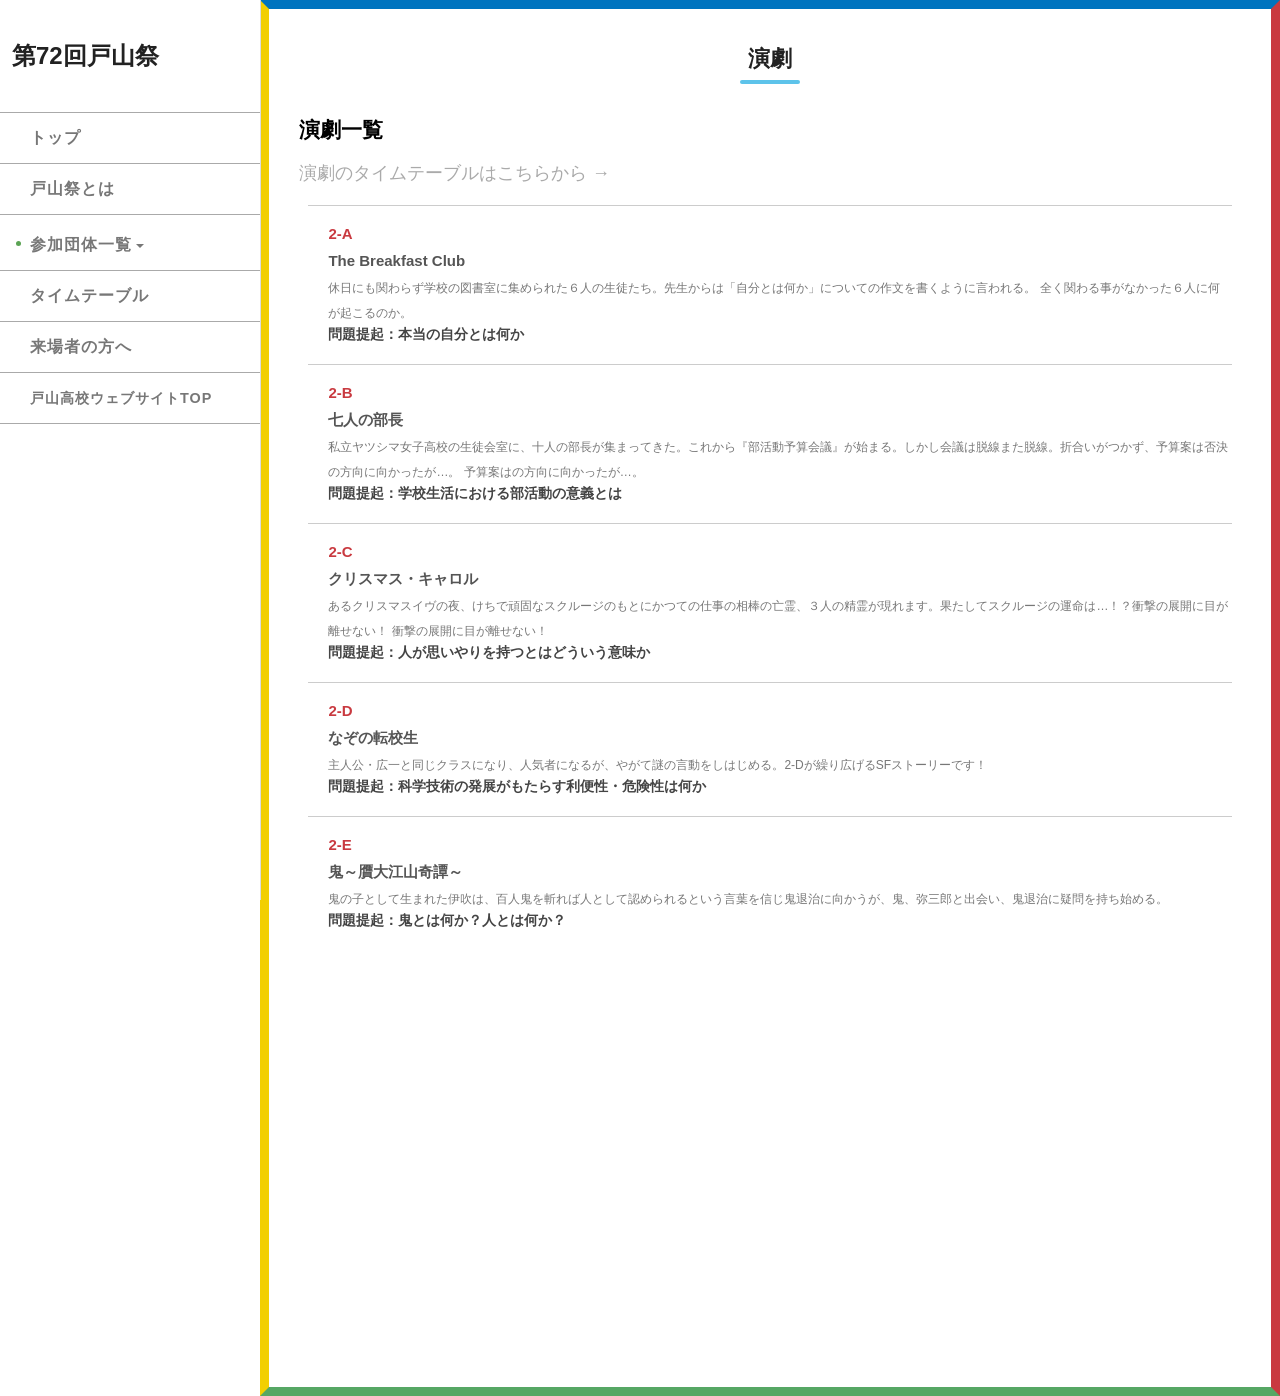
<file: toyamasai72nd/dantai_engeki.html>
<!DOCTYPE html>
<!--[if lt IE 9]> 
<script src="js/html5shiv.js"></script>
<![endif]--><html lang="ja"><head>
<meta charset="utf-8">
<title>第72回戸山祭｜平成29年度都立戸山高等学校文化祭</title>
<meta name="title" content="第72回戸山祭｜平成29年度都立戸山高等学校文化祭">
<meta name="description" content="9月9日、10日、11日は戸山祭！「西早稲田駅」から徒歩5分、「高田馬場駅」から徒歩10分　スリッパをご持参ください。">
<meta name="keywords" content="戸山高校,戸山,文化祭,戸山祭,戸山高校文化祭,とやまつり,戸山文化祭">
<meta name="viewport" content="width=device-width, initial-scale=1">
<link rel="stylesheet" href="drawer.css">
<link rel="stylesheet" href="dantai.css">
</head>
<body class="drawer drawer--left drawer--sidebar">

  <header class="drawer-navbar" role="banner">
    <div class="drawer-container">
      <div class="drawer-navbar-header">
        <a class="drawer-top" href="atonomatsuri.html"><img src="images/header.jpg"></a>
        <button type="button" class="drawer-toggle drawer-hamburger">
          <span class="sr-only">toggle navigation</span>
          <span class="drawer-hamburger-icon"></span>
        </button>
      </div>
      <nav class="drawer-nav" role="navigation">
        <ul class="drawer-menu">
          <li><a class="drawer-brand" href="atonomatsuri.html">第72回戸山祭</a></li>
          <li><a class="drawer-menu-item" href="atonomatsuri.html">トップ</a></li>
          <li><a class="drawer-menu-item" href="about.html">戸山祭とは</a></li>
          <li class="drawer-dropdown">
            <a class="drawer-menu-item active" data-target="#" href="#" data-toggle="dropdown" role="button" aria-expanded="false">
              参加団体一覧<span class="drawer-caret"></span>
            </a>
            <ul class="drawer-dropdown-menu">
              <li><a class="drawer-dropdown-menu-item" href="dantai_tenji.html">一年展示</a></li>
              <li><a class="drawer-dropdown-menu-item active" href="dantai_engeki.html">二年演劇</a></li>
              <li><a class="drawer-dropdown-menu-item" href="dantai_eiga.html">三年映画</a></li>
              <li><a class="drawer-dropdown-menu-item" href="dantai_else.html">その他の団体</a></li>
            </ul>
          </li>
          <li><a class="drawer-menu-item" href="timetable.html">タイムテーブル</a></li>
          <li><a class="drawer-menu-item" href="info.html">来場者の方へ</a></li>
          <li><a class="drawer-menu-item drawer-menu-jump" href="http://www.toyama-h.metro.tokyo.jp">戸山高校ウェブサイトTOP</a></li>
        </ul>
      </nav>
    </div>
  </header>

  <!-- content -->
    <main role="main" class="drawer-contents">
    <h1>演劇</h1>
    <h2>演劇一覧</h2><a class="jump-access">演劇のタイムテーブルはこちらから →</a>
    <dl class="slide-right">
      <dt class="class" style="color:#c93a40;">2-A</dt> 
      <dt class="title">The Breakfast Club</dt> 
      <dd class="intro">休日にも関わらず学校の図書室に集められた６人の生徒たち。先生からは「自分とは何か」についての作文を書くように言われる。
全く関わる事がなかった６人に何が起こるのか。
</dd>
      <dd class="que">問題提起：本当の自分とは何か</dd>
    </dl>
    <dl class="slide-right">
      <dt class="class" style="color:#c93a40;">2-B</dt> 
      <dt class="title">七人の部長</dt> 
      <dd class="intro">私立ヤツシマ女子高校の生徒会室に、十人の部長が集まってきた。これから『部活動予算会議』が始まる。しかし会議は脱線また脱線。折合いがつかず、予算案は否決の方向に向かったが…。
予算案はの方向に向かったが…。</dd>
      <dd class="que">問題提起：学校生活における部活動の意義とは</dd>
    </dl>
    <dl class="slide-right">
      <dt class="class" style="color:#c93a40;">2-C</dt> 
      <dt class="title">クリスマス・キャロル</dt> 
      <dd class="intro">あるクリスマスイヴの夜、けちで頑固なスクルージのもとにかつての仕事の相棒の亡霊、３人の精霊が現れます。果たしてスクルージの運命は…！？衝撃の展開に目が離せない！
衝撃の展開に目が離せない！</dd>
      <dd class="que">問題提起：人が思いやりを持つとはどういう意味か</dd>
    </dl>
    <dl class="slide-right">
      <dt class="class" style="color:#c93a40;">2-D</dt> 
      <dt class="title">なぞの転校生</dt> 
      <dd class="intro">主人公・広一と同じクラスになり、人気者になるが、やがて謎の言動をしはじめる。2-Dが繰り広げるSFストーリーです！</dd>
      <dd class="que">問題提起：科学技術の発展がもたらす利便性・危険性は何か</dd>
    </dl>
    <dl class="slide-right">
      <dt class="class" style="color:#c93a40;">2-E</dt> 
      <dt class="title">鬼～贋大江山奇譚～</dt> 
      <dd class="intro">鬼の子として生まれた伊吹は、百人鬼を斬れば人として認められるという言葉を信じ鬼退治に向かうが、鬼、弥三郎と出会い、鬼退治に疑問を持ち始める。
</dd>
      <dd class="que">問題提起：鬼とは何か？人とは何か？</dd>
    </dl>
    <dl class="slide-right">
      <dt class="class" style="color:#c93a40;">2-F</dt> 
      <dt class="title">オズの魔法使い</dt> 
      <dd class="intro">偉大なる魔法使いオズは実はただの人間だった。人を騙し、人を信じず、己を偽り生きてきたオズ。そんな彼の前にある少女が現れた―――。</dd>
      <dd class="que">問題提起：自分らしく　生きていくには</dd>
    </dl>
    <dl class="slide-right">
      <dt class="class" style="color:#c93a40;">2-G</dt> 
      <dt class="title">記憶屋</dt> 
      <dd class="intro">遼一は忘れたい記憶を消してくれる「記憶屋」のことを調べていた。記憶屋など都市伝説だと思っていたが大学の先輩である杏子や自分が記憶を失ったことに気づき―
</dd>
      <dd class="que">問題提起：辛い記憶は人間を成長させるか</dd>
    </dl>
    <dl class="slide-right">
      <dt class="class" style="color:#c93a40;">2-H</dt> 
      <dt class="title">カラフル</dt> 
      <dd class="intro">「おめでとうございます、抽選に当たりました！」天使によって生き返るチャンスを与えられた僕の魂。小林真の体にのり移り、過ち探しの旅に出る。僕が過去に犯した罪とは。</dd>
      <dd class="que">問題提起：高校生の複雑な心境と命の大切さの関係とは。</dd>
    </dl>
  </main>

<script src="jquery.min.js"></script>
<script src="iscroll.js"></script>
<script src="https://cdnjs.cloudflare.com/ajax/libs/twitter-bootstrap/3.3.7/js/bootstrap.min.js"></script>
<script src="jquery.fadethis.min.js"></script>

<script src="drawer.min.js"></script>
  <script>
    $(document).ready(function() {
      $('.drawer').drawer();
    });
</script>
<script>
$(window).fadeThis();
</script>

</body>
</html>
</file>
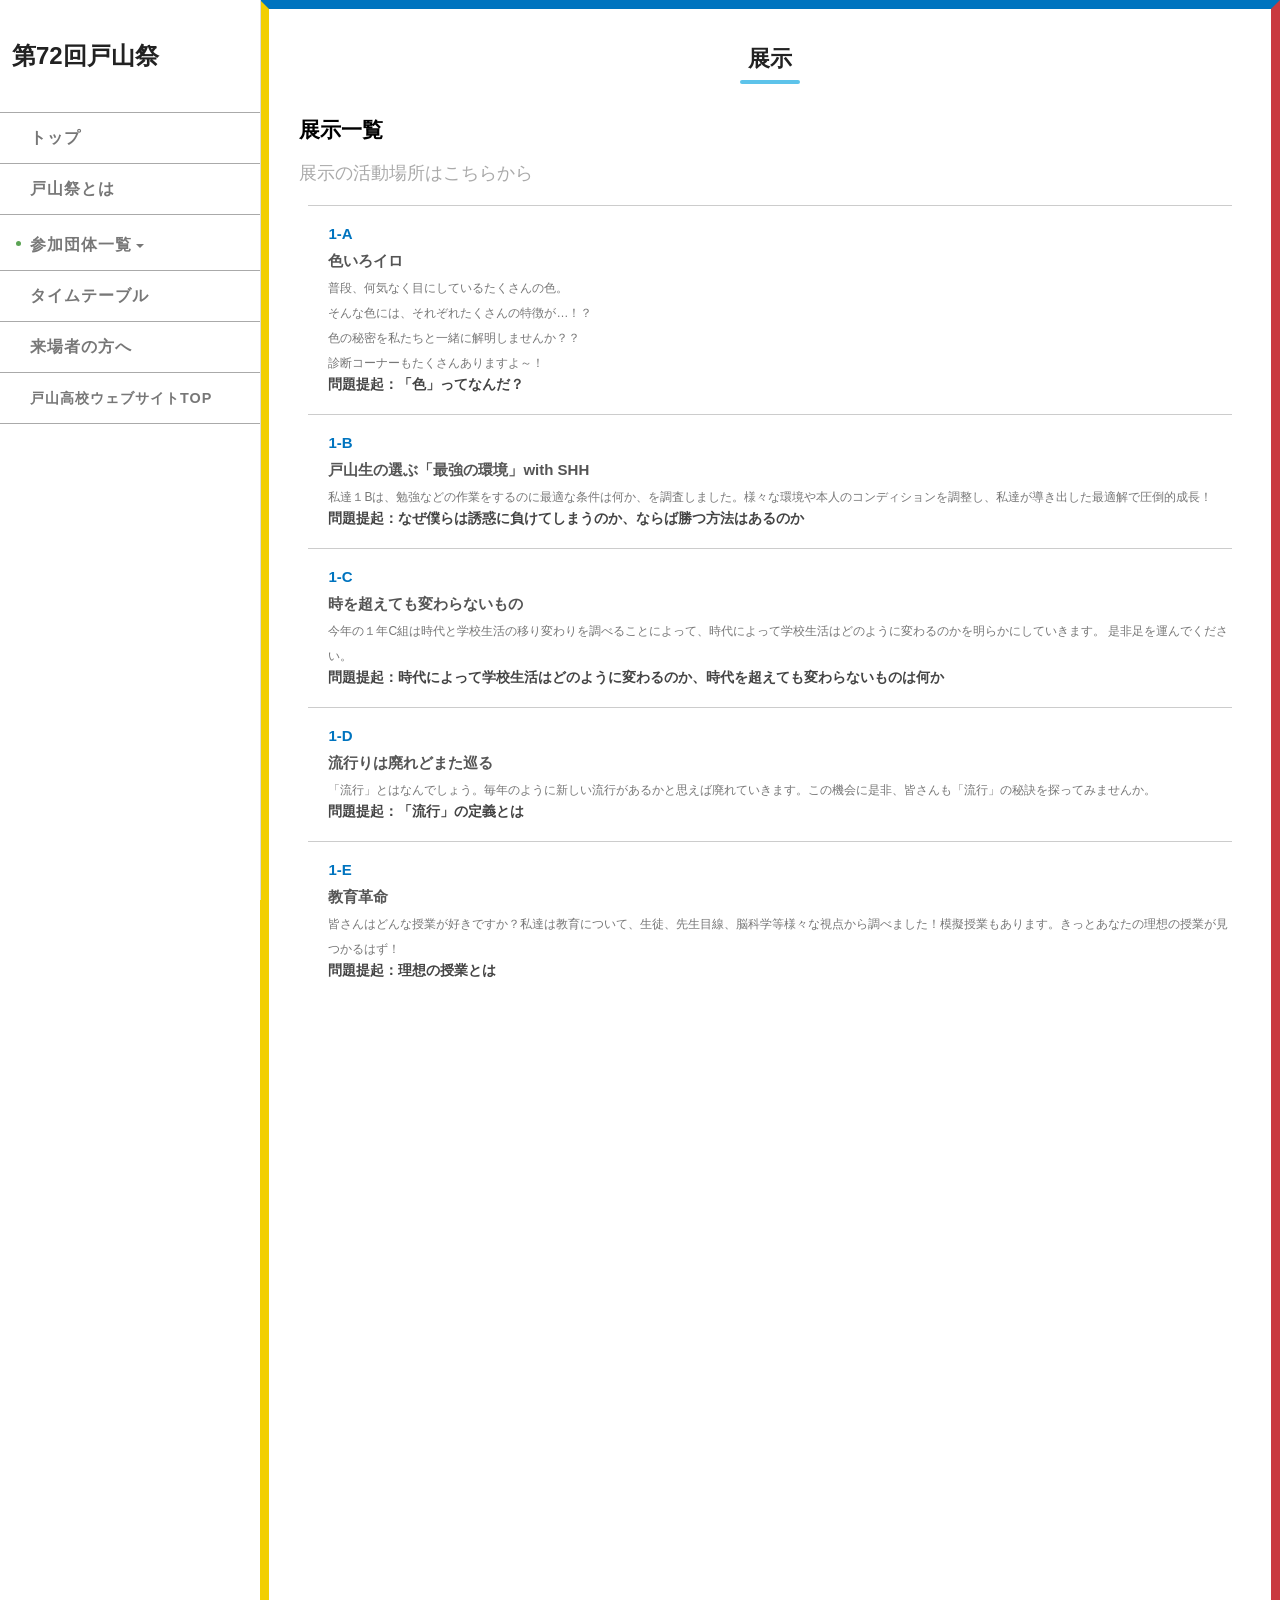
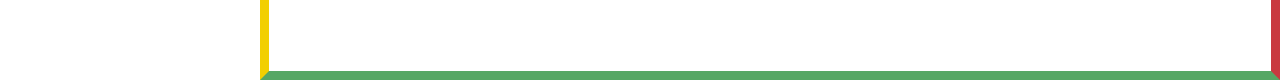
<file: toyamasai72nd/dantai_tenji.html>
<!DOCTYPE html>
<!--[if lt IE 9]> 
<script src="js/html5shiv.js"></script>
<![endif]--><html lang="ja"><head>
<meta charset="utf-8">
<title>第72回戸山祭｜平成29年度都立戸山高等学校文化祭</title>
<meta name="title" content="第72回戸山祭｜平成29年度都立戸山高等学校文化祭">
<meta name="description" content="9月9日、10日、11日は戸山祭！「西早稲田駅」から徒歩5分、「高田馬場駅」から徒歩10分　スリッパをご持参ください。">
<meta name="keywords" content="戸山高校,戸山,文化祭,戸山祭,戸山高校文化祭,とやまつり,戸山文化祭">
<meta name="viewport" content="width=device-width, initial-scale=1">
<link rel="stylesheet" href="drawer.css">
<link rel="stylesheet" href="dantai.css">
</head>
<body class="drawer drawer--left drawer--sidebar">

  <header class="drawer-navbar" role="banner">
    <div class="drawer-container">
      <div class="drawer-navbar-header">
        <a class="drawer-top" href="atonomatsuri.html"><img src="images/header.jpg"></a>
        <button type="button" class="drawer-toggle drawer-hamburger">
          <span class="sr-only">toggle navigation</span>
          <span class="drawer-hamburger-icon"></span>
        </button>
      </div>
      <nav class="drawer-nav" role="navigation">
        <ul class="drawer-menu">
          <li><a class="drawer-brand" href="atonomatsuri.html">第72回戸山祭</a></li>
          <li><a class="drawer-menu-item" href="atonomatsuri.html">トップ</a></li>
          <li><a class="drawer-menu-item" href="about.html">戸山祭とは</a></li>
          <li class="drawer-dropdown">
            <a class="drawer-menu-item active" data-target="#" href="#" data-toggle="dropdown" role="button" aria-expanded="false">
              参加団体一覧<span class="drawer-caret"></span>
            </a>
            <ul class="drawer-dropdown-menu">
              <li><a class="drawer-dropdown-menu-item active" href="dantai_tenji.html">一年展示</a></li>
              <li><a class="drawer-dropdown-menu-item" href="dantai_engeki.html">二年演劇</a></li>
              <li><a class="drawer-dropdown-menu-item" href="dantai_eiga.html">三年映画</a></li>
              <li><a class="drawer-dropdown-menu-item" href="dantai_else.html">その他の団体</a></li>
            </ul>
          </li>
          <li><a class="drawer-menu-item" href="timetable.html">タイムテーブル</a></li>
          <li><a class="drawer-menu-item" href="info.html">来場者の方へ</a></li>
          <li><a class="drawer-menu-item drawer-menu-jump" href="http://www.toyama-h.metro.tokyo.jp">戸山高校ウェブサイトTOP</a></li>
        </ul>
      </nav>
    </div>
  </header>

  <!-- content -->
    <main role="main" class="drawer-contents">
    <h1>展示</h1>
    <h2>展示一覧</h2><a class="jump-access">展示の活動場所はこちらから</a>
    <dl class="slide-left">
      <dt class="class" style="color:#0074bf;">1-A</dt> 
      <dt class="title">色いろイロ</dt> 
      <dd class="intro">普段、何気なく目にしているたくさんの色。<br>
そんな色には、それぞれたくさんの特徴が…！？<br>
色の秘密を私たちと一緒に解明しませんか？？<br>
診断コーナーもたくさんありますよ～！</dd>
      <dd class="que">問題提起：「色」ってなんだ？</dd>
    </dl>
    <dl class="slide-left">
      <dt class="class" style="color:#0074bf;">1-B</dt> 
      <dt class="title">戸山生の選ぶ「最強の環境」with SHH</dt> 
      <dd class="intro">私達１Bは、勉強などの作業をするのに最適な条件は何か、を調査しました。様々な環境や本人のコンディションを調整し、私達が導き出した最適解で圧倒的成長！</dd>
      <dd class="que">問題提起：なぜ僕らは誘惑に負けてしまうのか、ならば勝つ方法はあるのか</dd>
    </dl>
    <dl class="slide-left">
      <dt class="class" style="color:#0074bf;">1-C</dt> 
      <dt class="title">時を超えても変わらないもの</dt> 
      <dd class="intro">今年の１年C組は時代と学校生活の移り変わりを調べることによって、時代によって学校生活はどのように変わるのかを明らかにしていきます。
是非足を運んでください。</dd>
      <dd class="que">問題提起：時代によって学校生活はどのように変わるのか、時代を超えても変わらないものは何か</dd>
    </dl>
    <dl class="slide-left">
      <dt class="class" style="color:#0074bf;">1-D</dt> 
      <dt class="title">流行りは廃れどまた巡る</dt> 
      <dd class="intro">「流行」とはなんでしょう。毎年のように新しい流行があるかと思えば廃れていきます。この機会に是非、皆さんも「流行」の秘訣を探ってみませんか。</dd>
      <dd class="que">問題提起：「流行」の定義とは</dd>
    </dl>
    <dl class="slide-left">
      <dt class="class" style="color:#0074bf;">1-E</dt> 
      <dt class="title">教育革命</dt> 
      <dd class="intro">皆さんはどんな授業が好きですか？私達は教育について、生徒、先生目線、脳科学等様々な視点から調べました！模擬授業もあります。きっとあなたの理想の授業が見つかるはず！</dd>
      <dd class="que">問題提起：理想の授業とは</dd>
    </dl>
    <dl class="slide-left">
      <dt class="class" style="color:#0074bf;">1-F</dt> 
      <dt class="title">ご注文は青春ですか？</dt> 
      <dd class="intro">「青春とは何か？」おそらく「リア充」と答える人が多いだろう。しかし、リア充になることだけが青春なのだろうか？？真の青春を探究した展示です！青春したい人、集合！！</dd>
      <dd class="que">問題提起：青春したい思いは全員一致。でもこの質問は誰も答えられなかった。「青春とは何か？」</dd>
    </dl>
    <dl class="slide-left">
      <dt class="class" style="color:#0074bf;">1-G</dt> 
      <dt class="title">Quest for the Human Senses</dt> 
      <dd class="intro">人間は複数の感覚を用いて生きています。<br>
自分の感覚が正しいと思っているあなた！<br>
教室を出る頃には常識が覆されているでしょう。<br>
ぜひ１年G組にお越しください。<br>
</dd>
      <dd class="que">問題提起：人間の感覚はどれほど正確なのか</dd>
    </dl>
    <dl class="slide-left">
      <dt class="class" style="color:#0074bf;">1-H</dt> 
      <dt class="title">とある都立高校の青春事情</dt> 
      <dd class="intro">街を歩けばリア充がいる。そんな世の中で非リア充だらけの１Hがリア充になるための研究を始め、
ついにその答えを導き出した。
～ さあ、青春を見つけに行こう ～
予算案はの方向に向かったが…。</dd>
      <dd class="que">問題提起：戸山生でも青春をするには？</dd>
    </dl>
    <dl class="slide-left">
      <dt class="class" style="color:#0074bf;">1-I</dt> 
      <dt class="title">イケメンの定義</dt> 
      <dd class="intro">「どうしてイケメンはイケメンなのか」その答えが見つかるのは、ここI組です。
中央階段を上がって４Fについたら
一番左へ！！</dd>
      <dd class="que">問題提起：イケメンの定義とは何なのだろうか</dd>
    </dl>
  </main>

<script src="jquery.min.js"></script>
<script src="iscroll.js"></script>
<script src="https://cdnjs.cloudflare.com/ajax/libs/twitter-bootstrap/3.3.7/js/bootstrap.min.js"></script>
<script src="jquery.fadethis.min.js"></script>

<script src="drawer.min.js"></script>
  <script>
    $(document).ready(function() {
      $('.drawer').drawer();
    });
</script>
<script>
$(window).fadeThis();
</script>

</body>
</html>
</file>
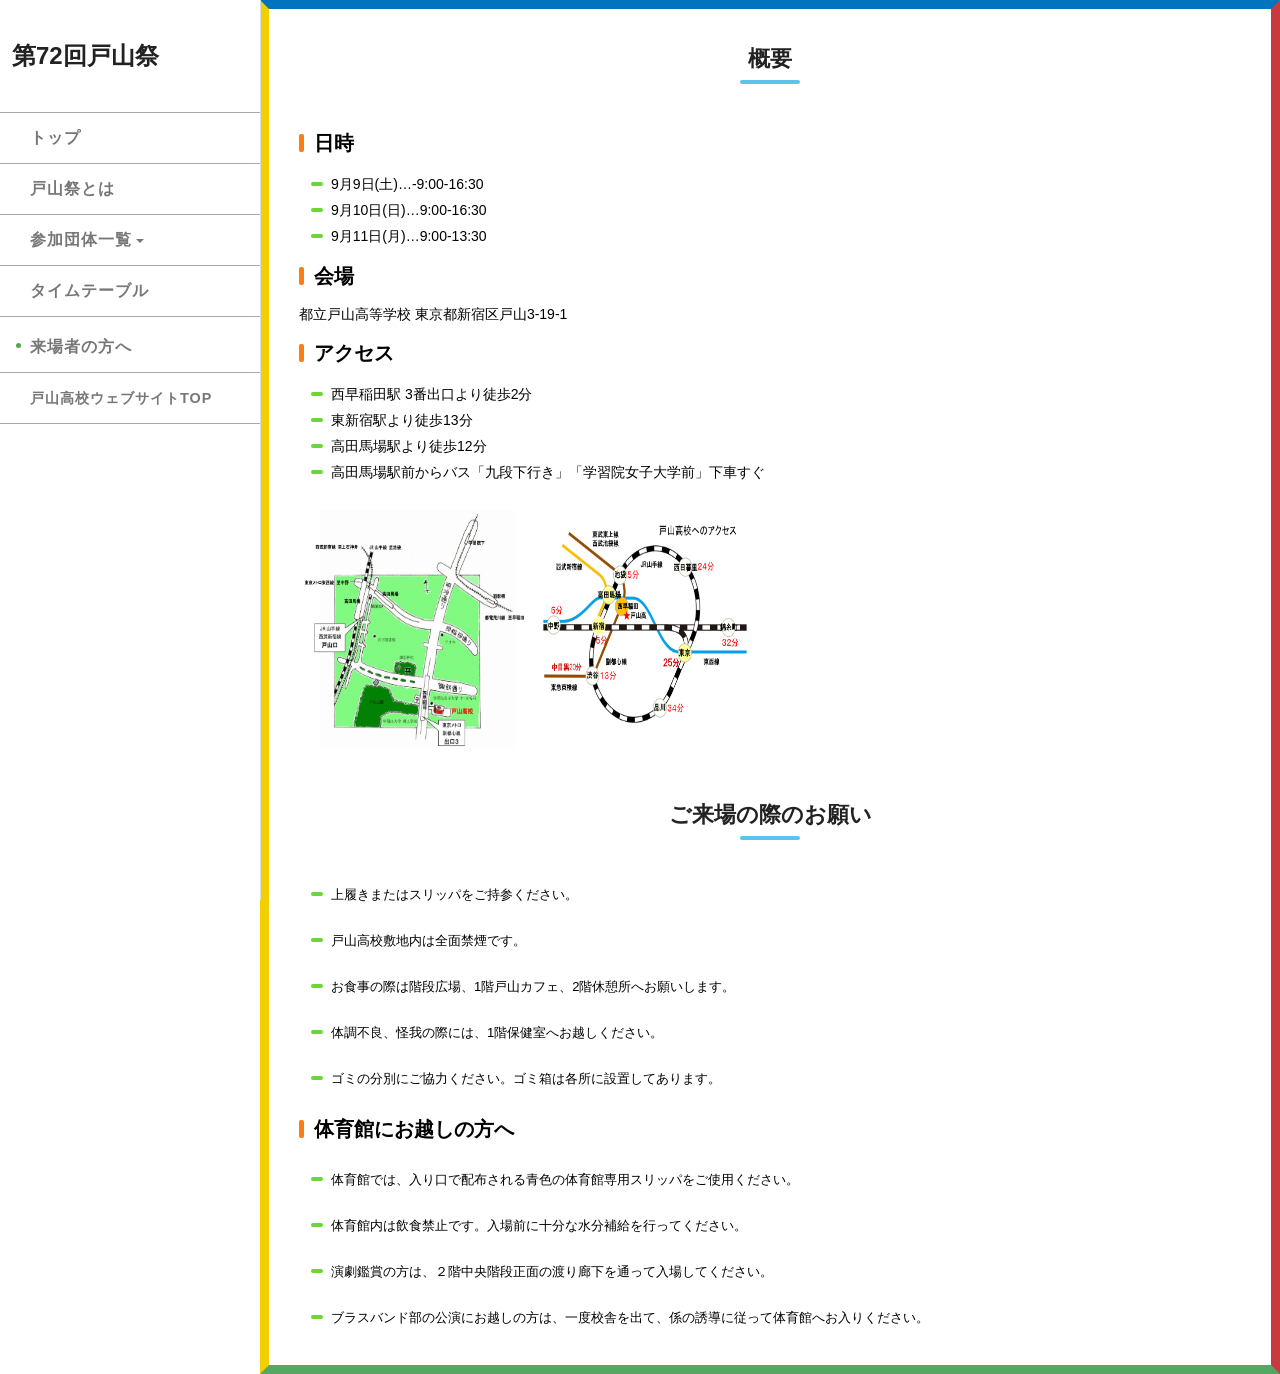
<file: toyamasai72nd/info.html>
<!DOCTYPE html>
<!--[if lt IE 9]> 
<script src="js/html5shiv.js"></script>
<![endif]--><html lang="ja"><head>
<meta charset="utf-8">
<title>第72回戸山祭｜平成29年度都立戸山高等学校文化祭</title>
<meta name="title" content="第72回戸山祭｜平成29年度都立戸山高等学校文化祭">
<meta name="description" content="9月9日、10日、11日は戸山祭！「西早稲田駅」から徒歩5分、「高田馬場駅」から徒歩10分　スリッパをご持参ください。">
<meta name="keywords" content="戸山高校,戸山,文化祭,戸山祭,戸山高校文化祭,とやまつり,戸山文化祭">
<meta name="viewport" content="width=device-width, initial-scale=1">
<link rel="stylesheet" href="drawer.css">
<link rel="stylesheet" href="info.css">
</head>
<body class="drawer drawer--left drawer--sidebar">

  <header class="drawer-navbar" role="banner">
    <div class="drawer-container">
      <div class="drawer-navbar-header">
        <a class="drawer-top" href="atonomatsuri.html">第72回戸山祭</a>
        <button type="button" class="drawer-toggle drawer-hamburger">
          <span class="sr-only">toggle navigation</span>
          <span class="drawer-hamburger-icon"></span>
        </button>
      </div>
      <nav class="drawer-nav" role="navigation">
        <ul class="drawer-menu">
          <li><a class="drawer-brand" href="atonomatsuri.html">第72回戸山祭</a></li>
          <li><a class="drawer-menu-item" href="atonomatsuri.html">トップ</a></li>
          <li><a class="drawer-menu-item" href="about.html">戸山祭とは</a></li>
          <li class="drawer-dropdown">
            <a class="drawer-menu-item" data-target="#" href="#" data-toggle="dropdown" role="button" aria-expanded="false">
              参加団体一覧<span class="drawer-caret"></span>
            </a>
            <ul class="drawer-dropdown-menu">
              <li><a class="drawer-dropdown-menu-item" href="dantai_tenji.html">一年展示</a></li>
              <li><a class="drawer-dropdown-menu-item" href="dantai_engeki.html">二年演劇</a></li>
              <li><a class="drawer-dropdown-menu-item" href="dantai_eiga.html">三年映画</a></li>
              <li><a class="drawer-dropdown-menu-item" href="dantai_else.html">その他の団体</a></li>
            </ul>
          </li>
          <li><a class="drawer-menu-item" href="timetable.html">タイムテーブル</a></li>
          <li><a class="drawer-menu-item active" href="info.html">来場者の方へ</a></li>
          <li><a class="drawer-menu-item drawer-menu-jump" href="http://www.toyama-h.metro.tokyo.jp">戸山高校ウェブサイトTOP</a></li>
        </ul>
      </nav>
    </div>
  </header>

  <!-- content -->
    <main role="main" class="drawer-contents">

   <div class="gaiyou">
    <h1>概要</h1>
    <div class="gaiyou1">
    <dl>
      <dt>日時</dt>
      <ul>
        <li>9月9日(土)…-9:00-16:30</li>
        <li>9月10日(日)…9:00-16:30</li>
        <li>9月11日(月)…9:00-13:30</li>
      </ul>
      <dt>会場</dt>
      <dd>都立戸山高等学校  東京都新宿区戸山3-19-1</dd>
      <dt>アクセス</dt>
      <ul>
        <li>西早稲田駅 3番出口より徒歩2分</li>
        <li>東新宿駅より徒歩13分</li>
        <li>高田馬場駅より徒歩12分</li>
        <li>高田馬場駅前からバス「九段下行き」「学習院女子大学前」下車すぐ</li>
      </ul>
      <img src="access1.png"><img src="access2.png">
   </dl>
   </div>
   </div>
   <dl>
    <h1>ご来場の際のお願い</h1>
    <ul class="attention">
      <li>上履きまたはスリッパをご持参ください。</li>
      <li>戸山高校敷地内は全面禁煙です。</li>
      <li>お食事の際は階段広場、1階戸山カフェ、2階休憩所へお願いします。</li>
      <li>体調不良、怪我の際には、1階保健室へお越しください。</li>
      <li>ゴミの分別にご協力ください。ゴミ箱は各所に設置してあります。</li>
    </ul>
    <dt>体育館にお越しの方へ</dt>
     <ul class="attention">
      <li>体育館では、入り口で配布される青色の体育館専用スリッパをご使用ください。</li>
      <li>体育館内は飲食禁止です。入場前に十分な水分補給を行ってください。 </li>
      <li>演劇鑑賞の方は、２階中央階段正面の渡り廊下を通って入場してください。 </li>
      <li>ブラスバンド部の公演にお越しの方は、一度校舎を出て、係の誘導に従って体育館へお入りください。</li>
     </ul>
    </dl>

      
  </main>

<script src="jquery.min.js"></script>
<script src="iscroll.js"></script>
<script src="https://cdnjs.cloudflare.com/ajax/libs/twitter-bootstrap/3.3.7/js/bootstrap.min.js"></script>
<script src="drawer.min.js"></script>
  <script>
    $(document).ready(function() {
      $('.drawer').drawer();
    });
</script>
</body>
</html>
</file>
<file: accountant/style.css>
﻿body{
    font-weight: 500;
    font-family: Helvetica, 游ゴシック, "Yu Gothic", sans-serif;
    margin:0;
}
.wrapper {
  margin: 0 auto;
  width:100vw;
  margin-top: 200px;
}

#question {
  font-size: 40px;
  font-weight:700;
  padding:50px 0;
  text-align: center;
}


#tf {
	width:82vw;
	margin:40px 5vw;
	border:1px solid #DDD;
	padding:12px 4vw;
	height:30vh;
	font-size:45px;
	overflow-y:scroll;
}

#buttons {
  text-align:center;
}

.button {
  margin: 10px;
  width: 40vw;
  height: 10vh;
  background: white;
  border: 1px solid #DDD;
  border-radius: 8px;
  color: #111;
  font-size: 70px;
  outline: none;
}

.button:hover {
  background-color: #a1d7e0;
  cursor: pointer;
}
</file>
<file: maclir-beaute/css/style.css>
body{
	width:1020px;
	margin:0;
	padding:0;
	font-family:"sans-serif";
}
.mincho{
	font-family:"Yu Mincho","������";
}
header{
	position:relative;
	width:100%;
}
@media screen and (min-width:1030px){
body{
	width:1030px;
	margin:0 auto;
	position:relative;
}
}
@media screen and (min-width:767px){
.logo{	
	padding:135px 24px 0px;
	width:266px;
	float:right;
}
header{
	height:631px;
}
section{
	padding:0 32px;
}
.right{
	width:690px;
	font-size:19px;
}
#sec1{
	height:631px;
}
#sec2{
	height:648px;
}
.skinlotion-s{
	position:absolute;
	width:208px;
	top:712px;
	left:781px;
}
.skincream-s{
	position:absolute;
	width:206px;
	top:1086px;
	left:600px;
}
.card{
	position:absolute;
	width:555px;
	top:1300px;
	left:505px;
}
.product{
	float:left;
}
#sec3{
	height:750px;
}
#sec4 .text{
	width:750px;
	margin:120px auto;
	line-height:35px;
}
#sec6{
	width:100%;
	height:720px;
}
.message{
	width:410px;
	margin:60px 30px 0 70px;
	float:left;
}
#sec7 .text{
	width:750px;
}
}




.top-pic{
	position:absolute;
	top:0;
	left:0;
	width:696px;
}
.menu{
	position:absolute;
	top:331px;
	left:735px;
}
.menu-en{
	margin-top:20px;
	font-size:27px;
	font-family:"Yu Mincho","������";
	display:block;
	text-decoration:none;
	color:#000;
}
.menu-jp{
	font-size:14px;
	padding-left:12px;
}
.menu-en {
  position: relative;
  display: inline-block;
  transition: .3s;
}
.menu-en::after {
  position: absolute;
  bottom: .3em;
  left: 0;
  content: '';
  background-color:#666;
  width: 100%;
  height: 1px;
  opacity: 0;
  transition: .3s;
}
a:hover::after {
  bottom: 0;
  opacity: 1;
}

.sectitle1{
	font-size:50px;
	margin:20px 0;
}
.text{
	color:#606060;
	font-size:15px;
}
.right{
	line-height:33px;
	margin:20px 0;
}
#sec2{
	width:100%;
	background: #94c589;
	background: -moz-linear-gradient(top,  #94c589 1%, #78a67c 100%);
	background: -webkit-linear-gradient(top,  #94c589 1%,#78a67c 100%);
	background: linear-gradient(to bottom,  #94c589 1%,#78a67c 100%);
	filter: progid:DXImageTransform.Microsoft.gradient( startColorstr='#94c589', endColorstr='#78a67c',GradientType=0 );
	color:#FFFFFF;
}
.sec-title2{
	font-size:68px;
	padding-top:20px;
}
.sub-sectitle2{
	font-size:20px;
}
.concepts{
	margin-top:68px;
}
.round{
	display:block;
	position:absolute;
	width:210px;
	height:210px;
	border:1.4px solid #FFF;
	border-radius: 50%;
	font-size:22px;
	text-align:center;
}
.round-1{
	top:1475px;
	left:140px;
}
.round-2{
	top:1641px;
	left:49px;
}
.round-3{
	top:1641px;
	left:240px;
}
.card{
	box-shadow:3px 10px 8px rgba(0,0,0,0.2);
	background:#FDFDFD;
}
.subtitle1{
	font-size:30px;
	line-height:33px;
	padding:24px 29px;
}
.text2{
	font-size:12px;
	line-height:26px;
	margin:24px 29px;
}
.by{
	text-align:right;
	right:0;
	padding-right:20px;
}
.by-oc{
	font-size:12px;
}
.by-name{
	font-size:27px;
	padding-bottom:20px;
}
#sec3{
	width:100%;
}
.product{
	width:410px;
	margin:20px 30px 0 70px;
	text-align:center;
}
.skinlotion{
	display:block;
	margin:auto;
	height:350px;
}
.p-title{
	color:#2E6A3C;
	font-size:22px;
}
.p-price{
	color:#2E6A3C;
	font-size:22px;
}
.tax{
	display:inline-block;
	padding-left:10px;
	font-size:11px;
}
.skincream{
	display:block;
	height:120px;
	margin:230px auto 0 auto;
}
.p-text-mini{
	padding:10px 12px;
	font-size:12px;
}
.micro-alge1{
	position:absolute;
	width:128px;
	top:2894px;
	left:570px;
	z-index:-2;
}
.micro-alge2{
	position:absolute;
	width:128px;
	top:2976px;
	left:34px;
	z-index:-2;
}
.micro-alge3{
	position:absolute;
	width:190px;
	top:3172px;
	left:795px;
	z-index:-2;
}
#sec5{
	width:100%;
	background-color:#f8f8f8;
}
#sec5 .text{
	margin:40px 100px;
}

.m-pic{
	display:inline-block;
	width:111px;
}
.m-by{
	display:inline-block;
	width:275px;
	padding-left:14px;
}
.m-by-name{
	font-size:30px;
	display:block;
}
.sir{
	font-size:18px;
	padding-left:8px;
}
}
.m-by-oc{
	font-size:10px;
}
#sec6 .text{
	padding-top:20px;
	line-height:27px;
}
#sec7{
	width:100%;
	background:#959595;
	color:#FFF;
}
#sec7 .text{
	color:#FFF;
	margin: 40px auto;
}

.cp_iptxt {
	position:relative;
	width:750px;
	margin:40px auto;
}
.contact {
	font: 15px/24px sans-serif;
	box-sizing: border-box;
	width: 100%;
	margin-bottom:12px;
	padding: 0.3em;
	transition: 0.3s;
	letter-spacing: 1px;
	color: #aaaaaa;
	border: 1px solid #ffffff;
	box-shadow: 1px 1px 2px 0 #707070 inset;
	border-radius: 4px;
}
.contact:focus {
	outline: none;
	box-shadow: inset 1px 1px 2px 0 #c9c9c9;
}
.ef-a{
	height:170px;
}
.submit {
  display: inline-block;
  width:80%;
  text-align: center;
  background-color: #fafafa;
  font-size: 16px;
  color: #111;
  text-decoration: none;
  padding:8px;
  border-radius: 4px;
  margin:0 10%;
  position: relative;
}

.copyright{
	text-align:center;
	font-size:0.8rem;
}



@media screen and (max-width:767px){
body{
	width:100%;
	overflow-x:hidden;
}
.logo{
	width:136px;
	clear:both;
	padding:20px;
}
.top-pic{
	width:100%;
	position:relative;
}
#sec1{
	position:relative;
	overflow:hidden;
}
.sectitle1{
	font-size:10vw;
}
.right{
	margin:40px 0 100px 0;
	font-size:16px;
}
.skinlotion-s{
	position:absolute;
	bottom:10vw;
	right:-3%;
	width:230px;
	transform:rotate(15deg);
	opacity:0.5;
	
}
.skincream-s{
	position:absolute;
	bottom:20vw;
	left:-17%;
	width:250px;
	transform:rotate(40deg);
	opacity:0.5;
}
#sec1{
	padding:0 24px;
	position:relative;
}
#sec2{
	height:240vw;
	background-repeat: no-repeat;
}
.sec-title2{
	padding:60px 0 0 24px;
	font-size:13vw;
}
.sub-sectitle2{
	padding-left:24px;
	font-size:4vw;
}
.concepts{
	position:relative;
	padding:70px 10vw;
	
}
.round{
	width:56vw;
	height:56vw;
	top:0;
	left:0;
	font-size:5.7vw;
}
.round-1{
	left:20vw;
}
.round-2{
	top:45vw;
	left:-5vw;
}
.round-3{
	top:45vw;
	left:46vw;
}
.card{
	position:relative;
	margin:18px;
	margin-top:-60vw;
}
.subtitle1{
	padding:25px;
	font-size:6.4vw;
	line-height:9vw;
}
.text2{
	margin:0 25px 25px;
}
.product{
	width:90%;
	margin:100px 5%;
}
.p-title{
	font-size:4.6vw;
}
.skincream{
	margin:0 auto;
}
#sec4{
	position:relative;
}
#sec4 .text{
	margin:40px 26px 200px;
	line-height:30px;
}
.micro-alge1{
	top:90px;
	left:75%;
}
.micro-alge3{
	top:620px;
	left:57%;
}
.micro-alge2{
	top:400px;
	left:-10%;
}
#sec5 .text{
	margin:40px 25px;
	line-height:30px;
}
.message{
	margin:80px 25px;
}
.m-pic{
	width:20vw;
	height:20vw;
}
.m-by{
	width:55vw;
}
.m-by-name{
	font-size:7vw;
}
.sir{
	font-size:5vw;
}
.m-by-oc{
	font-size:4vw;
}
#sec6 .text{
	padding-top:30px;
}
#sec7 .text{
	margin:40px 30px;
}
.cp_iptxt{
	width:90%
}
.submit{
	width:80%;
	font-size:13px;
}
.menu{
	top:96px;
	left:0;
	width:100%;
	height:90vh;
	background:white;
	z-index:3;
	padding:10vh 0 0 30%;

}
.menu-en{
	display:block;
	margin:10vh 0;
	width:60%;
	font-size:5.5vw;
}
.menu-jp{
	font-size:2.5vw;
}

.menuopen{
	display:none;
}


.menu-trigger,
.menu-trigger span {
  display: inline-block;
  transition: all .4s;
  box-sizing: border-box;
}
.menu-trigger {
  position: absolute;
  width: 50px;
  height: 35px;
  top:30px;
  right:30px;
}
.menu-trigger span {
  position: absolute;
  left: 0;
  width: 100%;
  height: 2px;
  background-color: #000;
  border-radius: 6px;
}
.menu-trigger span:nth-of-type(1) {
  top: 0;
}
.menu-trigger span:nth-of-type(2) {
  bottom: 0;
}
.menu-trigger.active span:nth-of-type(1) {
  -webkit-transform: translateY(16px) rotate(-45deg);
  transform: translateY(16px) rotate(-45deg);
}
.menu-trigger.active span:nth-of-type(2) {
  -webkit-transform: translateY(-16px) rotate(45deg);
  transform: translateY(-16px) rotate(45deg);
}
}
</file>
<file: toyamasai72nd/about.css>
body{
 line-height:26px;
  font-size:13px;
}
img{
  display:inline-block;
  position:relative;
  float:left;
}

.sorede{
  display:block;
}
span{
  font-size:16px;
  font-weight:700;
}
.slogan{
  margin:0 6px;
  font-size:22px;
  font-weight:700;
  color:#6e55b9;
  letter-spacing:0.3px;
}
@media(min-width:800px){.centering{text-align:left;}img{height:150px; margin:0 80px 0 180px;}.fuse{width:300px;height:auto;padding-left:40px;}.iincho{padding-bottom:40px;margin-left:400px}}
@media(max-width:800px){img{width:50vw;margin-right:20vw;margin-left:20vw;float:none;}}
@media(max-width:550px){img{width:60%;margin:0 20% 5% 20%}}
@media(max-width:470px){img{width:100%;margin:0}}
.sorede-pic{
  margin-top:-20px;
}
.sorede-pic { 
  animation: translate 4s; 
  animation-iteration-count: infinite; 
  -webkit-animation: translate 4s; /* Safari & Chrome */
  -webkit-animation-iteration-count: infinite; 
}  
@keyframes translate { 
  0%   { transform: scale(1.0,1.0);    } 
  40%   { transform: scale(1.0,1.0);    } 
  50%   { transform: scale(1.02,1.02);    } 
  60%   { transform: scale(1.0,1.0);    } 
  100%  { transform: scale(1.0,1.0);    } 
} 
@-webkit-keyframes translate { 
  0%   { -webkit-transform:  translate(0px, 0px) ;   } 
  25%   { -webkit-transform:  translate(300px, 0px);   }
  75%   { -webkit-transform:  translate(-300px, 0px);   }
  100%  { -webkit-transform:  translate(0px, 0px);   } 
}
</file>
<file: toyamasai72nd/css/main.css>
body{ margin:0; padding:0; width:100vw; height:180vw; }
.g-top{	text-align: center; font-size: 1.2em; color: #5D5D5E; width:100vw; height:180vw; overflow:hidden;}

.g-cd {	position: absolute; top: 66vw; width: 90vw; margin: 0 5vw; padding: 2px 0; 
	z-index:2; font-size: 1.2em; font-weight: 700; animation: timer 10s }

.cd-time { display: block; font-size: 1.6em;} 

.circle { display: -webkit-box; display: flex; -webkit-box-pack: center;
	justify-content: center; -webkit-box-align: center; align-items: center; border-radius: 50%;
	z-index: 3; font-size: 1.1em; box-shadow: 0px 0px 4px 1px #ddd; }

.circle-a { text-decoration: none; color: #fff; }

.g-c1{
	position:absolute;
	top:0;
	left:0;
	width:50vw;
	height:90vw;
	margin:0;
	animation:pop1 10s;
}
.g-c2{
	position:absolute;
	top:0;
	left:50vw;
	width:50vw;
	height:90vw;
	margin:0;
	animation:pop1 10s;
}
.g-c3{
	position:absolute;
	top:90vw;
	left:0;
	width:50vw;
	height:90vw;
	margin:0;
	animation:pop1 10s;
}
.g-c4{
	position:absolute;
	top:90vw;
	left:28.5vw;
	width:43vw;
	height:90vw;
	margin:0;
	animation:pop1 10s;
}
.g-c5{
	position:absolute;
	top:90vw;
	left:50vw;
	width:50vw;
	height:90vw;
	margin:0;
	animation:pop1 10s;
}
.c1 {
	width: 45vw;
	height: 45vw;
	margin:13vh 0 0 2vw;
	background: #e24e42;
}

.c2 {
	width: 40vw;
	height: 40vw;
	margin:3vh 0 0 5vw;
	background: #e9b000;
}

.c3 {
	width: 40vw;
	height: 40vw;
	margin:0 0 0 4vw;
	background: #eb6e80;
}

.c4 {
	width: 43vw;
	height: 43vw;
	margin-top:35vh;
	background: #008f95;
}

.c5 {
	width: 37vw;
	height: 37vw;
	margin:6vh 0 0 8vw;
	background: #9bcae6;
}

@media(min-width:800px){
	body{
		height:100vh;
	}
	.g-top{
		height:100vh;
		overflow:hidden;
	}
	.g-c1{
		padding-left:10vw;
	}
	.g-c2{
		padding-left:13vw;
	}
	.g-c3{
		top:35vw;
		padding-left:4vw;
	}
	.g-c4{
		top:26vw;
		padding-left:10vw;
	}
	.g-c5{
		top:32vw;
		padding-left:13vw;
	}
	.c1{
		width:20vw;
		height:20vw;
		margin-top:3vw;
	}
	.c2{
		width:20vw;
		height:20vw;
		margin-top:4vw;
	}
	.c3{
		width:20vw;
		height:20vw;
	}
	.c4{
		width:20vw;
		height:20vw;
	}
	.c5{
		width:20vw;
		height:20vw;
	}
	.g-cd {
		top: 26vw;
		height:12vw;
		font-size:3vw;
		width:44vw;
		margin:0 28vw;
	}

}
</file>
<file: toyamasai72nd/css/keyframes.css>
.g-cd{
		animation-name: timer;
		animation-duration: 5s;
		animation-timing-function: cubic-bezier(1.000, 0, 0.610, 1.000);
		animation-iteration-count:infinite;
}
@keyframes timer{
	0%{
		filter: blur(0.5px);
		transform:scale(0.88);
		opacity:0;
	}
	10%{
			opacity:1;
	}
	14%{
		filter: blur(0);
		transform:scale(1);
	}	100%{
		filter: blur(0);
		transform:scale(1);
	}
}
.c1{
		animation-name: circle1;
		animation-duration: 5s;
		animation-timing-function: cubic-bezier(1.000, 0, 0.610, 1.000);
		animation-iteration-count:infinite;
}
@keyframes circle1{
	0%{
		filter: blur(12px);
		transform:scale(1.6) translate(-7vw, -2vw);
	}	80%{
		filter: blur(12px);
		transform:scale(1.6) translate(-7vw, -2vw);
	}
	100%{
		filter: blur(0);
		transform:scale(1) translate(0,0);
	}
}
.c2{
		animation-name: circle2;
		animation-duration: 5s;
		animation-timing-function: cubic-bezier(1.000, 0, 0.610, 1.000);
		animation-iteration-count:infinite;
}
@keyframes circle2{
	0%{
		filter: blur(6px);
		transform:scale(1.8) translate(3vw,-5vw);
	}	80%{
		filter: blur(6px);
		transform:scale(1.8) translate(3vw,-5vw);
	}
	100%{
		filter: blur(0);
		transform:scale(1) translate(0,0);
	}
}
.c3{
		animation-name: circle3;
		animation-duration: 5s;
		animation-timing-function: cubic-bezier(1.000, 0, 0.610, 1.000);
		animation-iteration-count:infinite;
}
@keyframes circle3{
	0%{
		filter: blur(6px);
		transform:scale(1.4) translate(-10vw,10vw);
	}	80%{
		filter: blur(6px);
		transform:scale(1.4) translate(-10vw,10vw);
	}
	100%{
		filter: blur(0);
		transform:scale(1) translate(0,0);
	}
}
.c4{
		animation-name: circle4;
		animation-duration: 5s;
		animation-timing-function: cubic-bezier(1.000, 0, 0.610, 1.000);
		animation-iteration-count:infinite;
}
@keyframes circle4{
	0%{
		filter: blur(13px);
		transform:scale(3) translate(-2vw,10vw);
	}	80%{
		filter: blur(13px);
		transform:scale(3) translate(-2vw,10vw);
	}
	100%{
		filter: blur(0);
		transform:scale(1) translate(0,0);
	}
}
.c5{
		animation-name: circle5;
		animation-duration: 5s;
		animation-timing-function: cubic-bezier(1.000, 0, 0.610, 1.000);
		animation-iteration-count:infinite;
}
@keyframes circle5{
	0%{
		filter: blur(6px);
		transform:scale(1.3) translate(5vw,14vw);
	}	80%{
		filter: blur(6px);
		transform:scale(1.3) translate(5vw,14vw);
	}
	100%{
		filter: blur(0);
		transform:scale(1) translate(0,0);
	}
}
</file>
<file: toyamasai72nd/dantai.css>
dt{
  font-weight:bold;
  margin-left:20px;
}
.class{
  font-size:15px;
  line-height:25px;
  padding-top:15px;
}
.title{
  color:#555;
  font-size:15px;
  line-height:30px; 
}
.intro{
  color:#777;
  font-size:12px;
  line-height:25px;
  margin-left:20px;

}
.que{
  color:#444;
  font-weight:bold;
  font-size:14px;
  margin-left:20px;
}
dl{
  display:block;
  width:98%;
  border-top:1px solid #ccc;
  margin:0 auto;
  padding-bottom:20px;
}
.jump-access{
  display:block;
  text-decoration:none;
  color:#aaa;
  font-size:18px;
  padding-bottom:20px;
}
</file>
<file: toyamasai72nd/info.css>
.drawer-contents{
  padding-left:30px;
}

ul{
  padding:0;
}
dl ul li{
  list-style:none;
  margin-left:20px;
  line-height:26px;
  font-weight:500;
}
dl ul li:before{
  content:"";
  width:12px;
  height:4px;
  display:inline-block; 
  border-radius:2px;
  background:#6bd635;
  position:relative;
  left:-8px;
  top:-3px;
}
dd{
  margin:16px 0;
}
dt{
  font-weight:bolder;
  font-size:20px;
  margin-left:10px;
}
dt:before{
  content:"";
  width:5px;
  height:18px;
  display:inline-block; 
  background:#f97e14;
  position:relative;
  border-radius:2px;
  left:-10px;
  top:2px;
}

.attention li{
  font-size:13px;
  padding:10px 0;
}
@media(min-width:64rem){
.drawer-contents{
  padding:0 100px;
}
}
@media(min-width:800px){
.gaiyou1{
  display: -webkit-flex;
  display;flex;
}
img{
  width:230px;
  height:250px;
  position:relative;
}
}
@media(max-width:800px){
img{
  width:100%;
  height:auto;
  margin:0;
  display:block;
}
}
</file>
<file: toyamasai72nd/drawer.css>
/*!
 * jquery-drawer v3.2.2
 * Flexible drawer menu using jQuery, iScroll and CSS.
 * http://git.blivesta.com/drawer
 * License : MIT
 * Author : blivesta <design@blivesta.com> (http://blivesta.com/)
 */

/*!------------------------------------*\
    Base
\*!------------------------------------*/
body{
  margin:0;
  font-size:14px;
  font-weight:500;
     font-family: Helvetica , "游ゴシック" , "Yu Gothic" , sans-serif;
}
@media(max-width:600px){main{font-size:13px;}}
@media(min-width:64rem){
.drawer-top{
  display:none;
}
.drawer-navbar-header{
  display:none;
}
}

h1{
  margin:0;
}
.drawer-open {
  overflow: hidden !important;
}

.drawer-nav {
  position: fixed;
  z-index: 101;
  top: 0;
  overflow: hidden;
  width: 16.25rem;
  height: 100%;
  color: #222;
  background-color: #fff;
}

.drawer-brand {
  font-size: 1.5rem;
  font-weight: bold;
  line-height: 7rem;
  display: block;
  padding-right: .75rem;
  padding-left: .75rem;
  text-decoration: none;
  color: #222;
}
@media(max-width:64rem){
.drawer-top{
  color:#555;
  display:block;
  font-size:27px;
  text-decoration:none;
  font-weight:bold;
  padding-top:10px;
}
}
.drawer-menu {
  margin: 0;
  padding: 0;
  list-style: none;
}

.drawer-menu-item {
  color:#777;
  letter-spacing: 1px;
  font-weight: bold;
  line-height: 50px;
  box-sizing: border-box;
  padding: 0 30px;
  display: block;
  font-size: 1rem;
  text-decoration: none;
  border-top:1px solid #aaa;
}
.drawer-menu-jump{
  font-size: 0.9rem;
}
.active:before {
    content: '';
    height: 5px;
    width: 5px;
    border-radius: 10px;
    overflow: hidden;
    background:#5BA354;
    display: block;
    left: -14px;
    top: 26px;
    position: relative;
    opacity: 1;
    transition: all 0.3s;
}

.drawer-menu-item:hover {
  text-decoration: underline;
  color: #555;
  background-color: transparent;
}
.drawer-menu li:last-child{
border-bottom:1px solid #aaa;
}
/*! overlay */

.drawer-overlay {
  position: fixed;
  z-index: 100;
  top: 0;
  left: 0;
  display: none;
  width: 100%;
  height: 100%;
  background-color: rgba(0, 0, 0, .2);
}

.drawer-open .drawer-overlay {
  display: block;
}

/*!------------------------------------*\
    Top
\*!------------------------------------*/

.drawer--top .drawer-nav {
  top: -100%;
  left: 0;
  width: 100%;
  height: auto;
  max-height: 100%;
  -webkit-transition: top .6s cubic-bezier(0.190, 1.000, 0.220, 1.000);
  transition: top .6s cubic-bezier(0.190, 1.000, 0.220, 1.000);
}

.drawer--top.drawer-open .drawer-nav {
  top: 0;
}

.drawer--top .drawer-hamburger,
.drawer--top.drawer-open .drawer-hamburger {
  right: 0;
}

/*!------------------------------------*\
    Left
\*!------------------------------------*/

.drawer--left .drawer-nav {
  left: -16.25rem;
  -webkit-transition: left .6s cubic-bezier(0.190, 1.000, 0.220, 1.000);
  transition: left .6s cubic-bezier(0.190, 1.000, 0.220, 1.000);
}

.drawer--left.drawer-open .drawer-nav,
.drawer--left .drawer-hamburger,
.drawer--left.drawer-open .drawer-navbar .drawer-hamburger {
  left: 0;
}

.drawer--left.drawer-open .drawer-hamburger {
  left: 16.25rem;
}

/*!------------------------------------*\
    Right
\*!------------------------------------*/

.drawer--right .drawer-nav {
  right: -16.25rem;
  -webkit-transition: right .6s cubic-bezier(0.190, 1.000, 0.220, 1.000);
  transition: right .6s cubic-bezier(0.190, 1.000, 0.220, 1.000);
}

.drawer--right.drawer-open .drawer-nav,
.drawer--right .drawer-hamburger,
.drawer--right.drawer-open .drawer-navbar .drawer-hamburger {
  right: 0;
}

.drawer--right.drawer-open .drawer-hamburger {
  right: 16.25rem;
}

/*!------------------------------------*\
    Hamburger
\*!------------------------------------*/

.drawer-hamburger {
  position: fixed;
  z-index: 104;
  top: 0;
  display: block;
  box-sizing: content-box;
  width: 2rem;
  padding: 0;
  padding-top: 18px;
  padding-right: .75rem;
  padding-bottom: 30px;
  padding-left: .75rem;
  -webkit-transition: all .6s cubic-bezier(0.190, 1.000, 0.220, 1.000);
  transition: all .6s cubic-bezier(0.190, 1.000, 0.220, 1.000);
  -webkit-transform: translate3d(0, 0, 0);
          transform: translate3d(0, 0, 0);
  border: 0;
  outline: 0;
  background-color: transparent;
}

.drawer-hamburger:hover {
  cursor: pointer;
  background-color: transparent;
}

.drawer-hamburger-icon {
  position: relative;
  display: block;
  margin-top: 10px;
}

.drawer-hamburger-icon,
.drawer-hamburger-icon:before,
.drawer-hamburger-icon:after {
  width: 100%;
  height: 2px;
  -webkit-transition: all .6s cubic-bezier(0.190, 1.000, 0.220, 1.000);
  transition: all .6s cubic-bezier(0.190, 1.000, 0.220, 1.000);
  background-color: #222;
}

.drawer-hamburger-icon:before,
.drawer-hamburger-icon:after {
  position: absolute;
  top: -10px;
  left: 0;
  content: ' ';
}

.drawer-hamburger-icon:after {
  top: 10px;
}

.drawer-open .drawer-hamburger-icon {
  background-color: transparent;
}

.drawer-open .drawer-hamburger-icon:before,
.drawer-open .drawer-hamburger-icon:after {
  top: 0;
}

.drawer-open .drawer-hamburger-icon:before {
  -webkit-transform: rotate(45deg);
          transform: rotate(45deg);
}

.drawer-open .drawer-hamburger-icon:after {
  -webkit-transform: rotate(-45deg);
          transform: rotate(-45deg);
}

/*!------------------------------------*\
    accessibility
\*!------------------------------------*/

/*!
 * Only display content to screen readers
 * See: http://a11yproject.com/posts/how-to-hide-content
 */

.sr-only {
  position: absolute;
  overflow: hidden;
  clip: rect(0, 0, 0, 0);
  width: 1px;
  height: 1px;
  margin: -1px;
  padding: 0;
  border: 0;
}

/*!
 * Use in conjunction with .sr-only to only display content when it's focused.
 * Useful for "Skip to main content" links; see http://www.w3.org/TR/2013/NOTE-WCAG20-TECHS-20130905/G1
 * Credit: HTML5 Boilerplate
 */

.sr-only-focusable:active,
.sr-only-focusable:focus {
  position: static;
  overflow: visible;
  clip: auto;
  width: auto;
  height: auto;
  margin: 0;
}

/*!------------------------------------*\
    Sidebar
\*!------------------------------------*/

.drawer--sidebar {
  background-color: #fff;
}

.drawer--sidebar .drawer-contents {
  background-color: #fff;
}

@media (min-width: 64em) {
  .drawer--sidebar .drawer-hamburger {
    display: none;
    visibility: hidden;
  }

  .drawer--sidebar .drawer-nav {
    display: block;
    -webkit-transform: none;
            transform: none;
    position: fixed;
    height: 100%;
  }

  /*! Left */
  .drawer--sidebar.drawer--left .drawer-nav {
    left: 0;
    border-right: 1px solid #ddd;
  }

  .drawer--sidebar.drawer--left .drawer-contents {
    margin-left: 260px;
    padding:10px 30px;
  }

  /*! Right */
  .drawer--sidebar.drawer--right .drawer-nav {
    right: 0;
    border-left: 1px solid #ddd;
  }

  .drawer--sidebar.drawer--right .drawer-contents {
    margin-right: 12.5rem;
  }

  /*! container */
  .drawer--sidebar .drawer-container {
    max-width: 48rem;
  }
}

@media (min-width: 75em) {
  .drawer--sidebar .drawer-nav {
    width: 16.25rem;
  }


  .drawer--sidebar.drawer--right .drawer-contents {
    margin-right: 16.25rem;
  }

  /*! container */
  .drawer--sidebar .drawer-container {
    max-width: 60rem;
  }
}

/*!------------------------------------*\
    Navbar
\*!------------------------------------*/

.drawer--navbarTopGutter {
  padding-top: 3.75rem;
}
@media(min-width:64rem){

}

@media(max-width:64rem){
.drawer-navbar .drawer-navbar-header {
  border-bottom: 1px solid #ddd;
  background-color: #fff;
}

.drawer-navbar {
  z-index: 102;
  top: 0;
  width: 100%;
}

/*! .drawer-navbar modifier */

.drawer-navbar--fixed {
  position: fixed;
}

.drawer-navbar-header {
  position: fixed;
  z-index: 102;
  box-sizing: border-box;
  width: 100%;
  height: 3.75rem;
  padding: 0 .75rem;
  text-align: center;
}



.drawer-navbar .drawer-brand:hover {
  background-color: transparent;
}

.drawer-navbar .drawer-nav {
  padding-top: 3.75rem;
}

.drawer-navbar .drawer-menu {
  padding-bottom: 7.5rem;
}
}
/*!------------------------------------*\
    Dropdown
\*!------------------------------------*/

.drawer-dropdown-menu {
  display: none;
  box-sizing: border-box;
  width: 100%;
  margin: 0;
  padding: 0;
  background-color: #fff;
}

.drawer-dropdown-menu > li {
  width: 100%;
  list-style: none;
}

.drawer-dropdown-menu-item {
  background:#eeeeee;
  line-height: 3.5rem;
  display: block;
  padding: 0;
  padding-right: .75rem;
  padding-left: 45px;
  text-decoration: none;
  color: #222;
  border-top:1px solid #aaa;
}

.drawer-dropdown-menu-item:hover {
  text-decoration: underline;
  color: #555;
  background-color: transparent;
}

/*! open */

.drawer-dropdown.open > .drawer-dropdown-menu {
  display: block;
}

/*! drawer-caret */

.drawer-dropdown .drawer-caret {
  display: inline-block;
  width: 0;
  height: 0;
  margin-left: 4px;
  -webkit-transition: opacity .2s ease, -webkit-transform .2s ease;
  transition: opacity .2s ease, -webkit-transform .2s ease;
  transition: transform .2s ease, opacity .2s ease;
  transition: transform .2s ease, opacity .2s ease, -webkit-transform .2s ease;
  -webkit-transform: rotate(0deg);
          transform: rotate(0deg);
  vertical-align: middle;
  border-top: 4px solid;
  border-right: 4px solid transparent;
  border-left: 4px solid transparent;
}

/*! open */

.drawer-dropdown.open .drawer-caret {
  -webkit-transform: rotate(180deg);
          transform: rotate(180deg);
}
h1{
  position:relative;
  display: block;
  width: 100%;
  text-align: center;
  font-size: 22px;
  padding: 20px 0;
  margin-left:auto;
  margin-right:auto;
  color:#222;
  margin-bottom:22px;
  margin-top:5px;
}
h1:before{
  box-sizing: border-box;
    content: '';
    position: absolute;
    bottom: 10px;
    display: inline-block;
    width: 60px;
    height: 4px;
    left: 50%;
    -moz-transform: translateX(-50%);
    -webkit-transform: translateX(-50%);
    -ms-transform: translateX(-50%);
    transform: translateX(-50%);
    background-color: #5dc3ea;
    border-radius: 2px;
}
.centering{
  text-align:center;
  width:100%;
  margin:0 auto 8px;
}	
/*!------------------------------------*\
    Container
\*!------------------------------------*/
.drawer-contents{
  border-right:9px solid #c93a40;
  border-left:9px solid #f2cf01;
  border-bottom:9px solid #56a764;
}
@media(min-width:64rem){
.drawer-contents{
  border-top:9px solid #0074bf;
}
}
@media(max-width:64rem){
.drawer-brand{
  display:none;
}
}
@media(max-width:64rem){
.drawer-contents{
  padding-top:60px;
  padding-left:20px;
  padding-right:20px;
}
}
article{
	margin:0 10px 40px;
}
a img{
	height:45px;
	width:auto;
}
</file>
